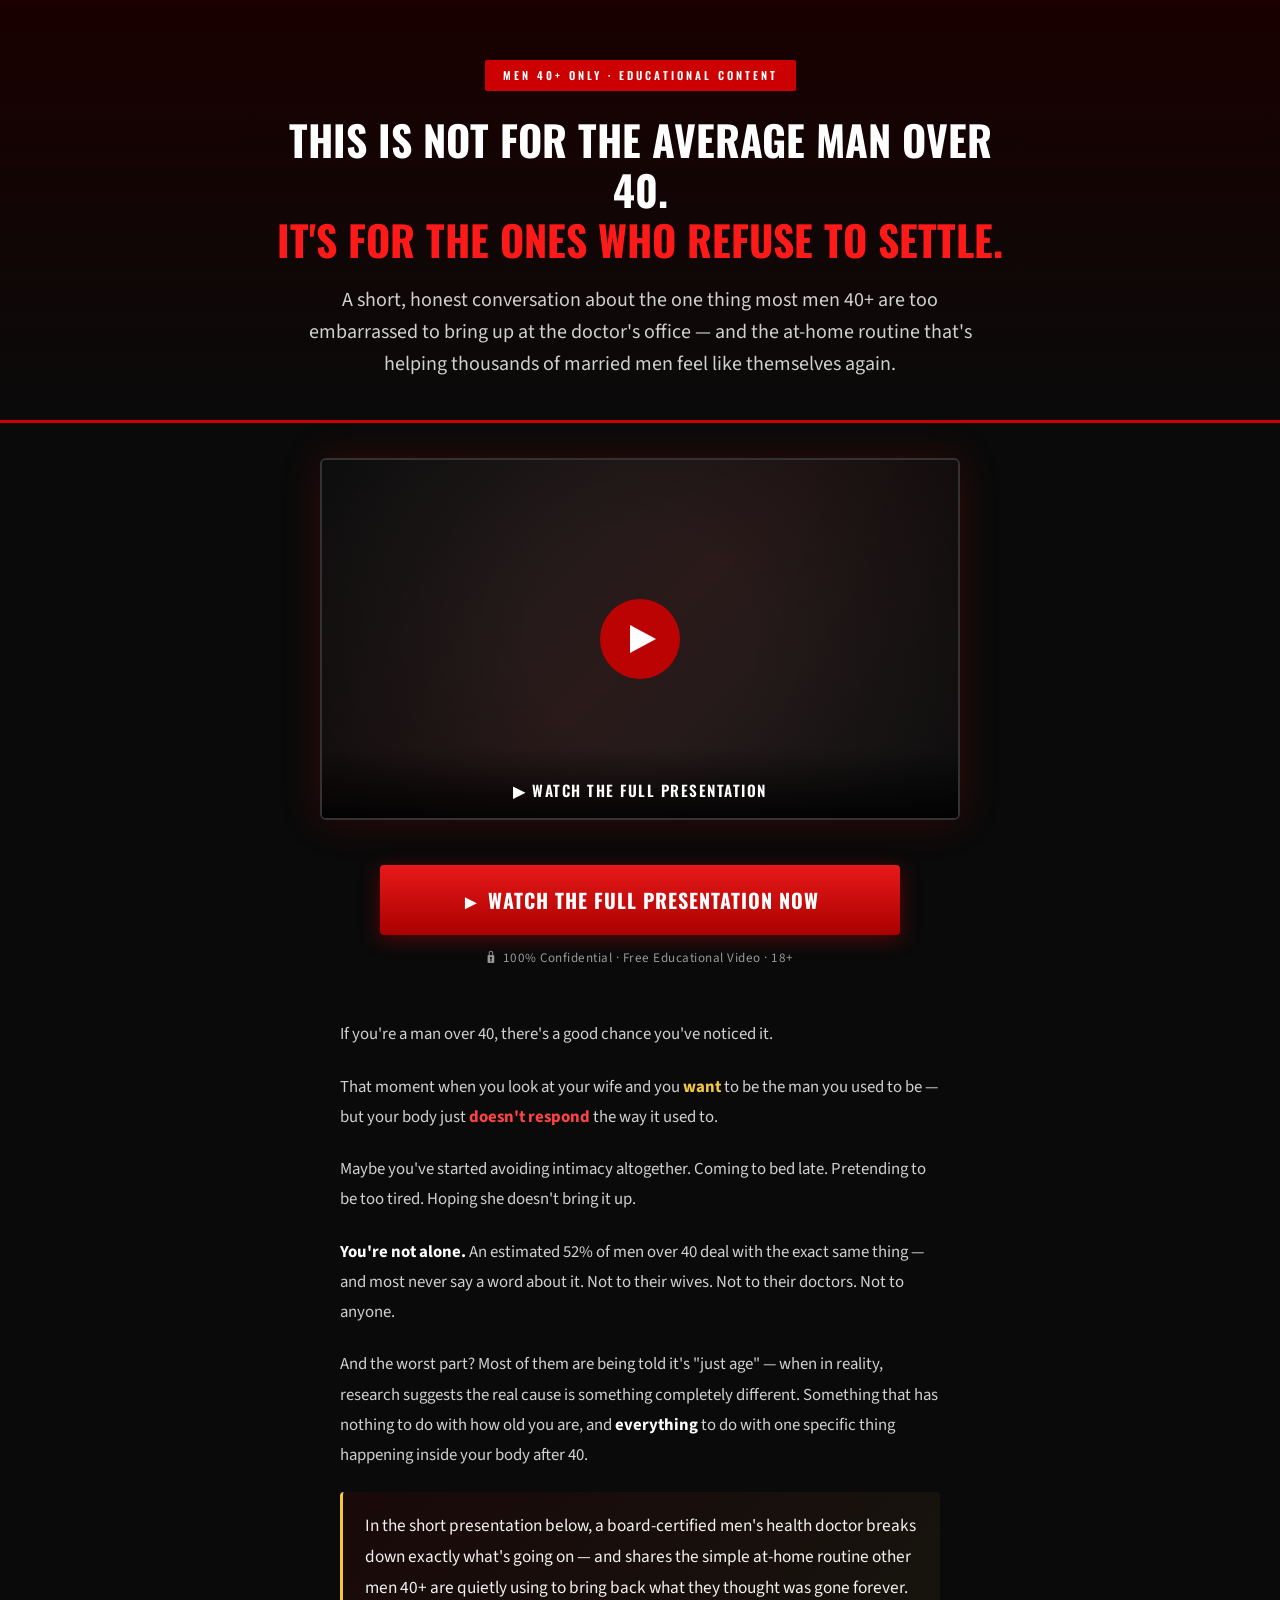
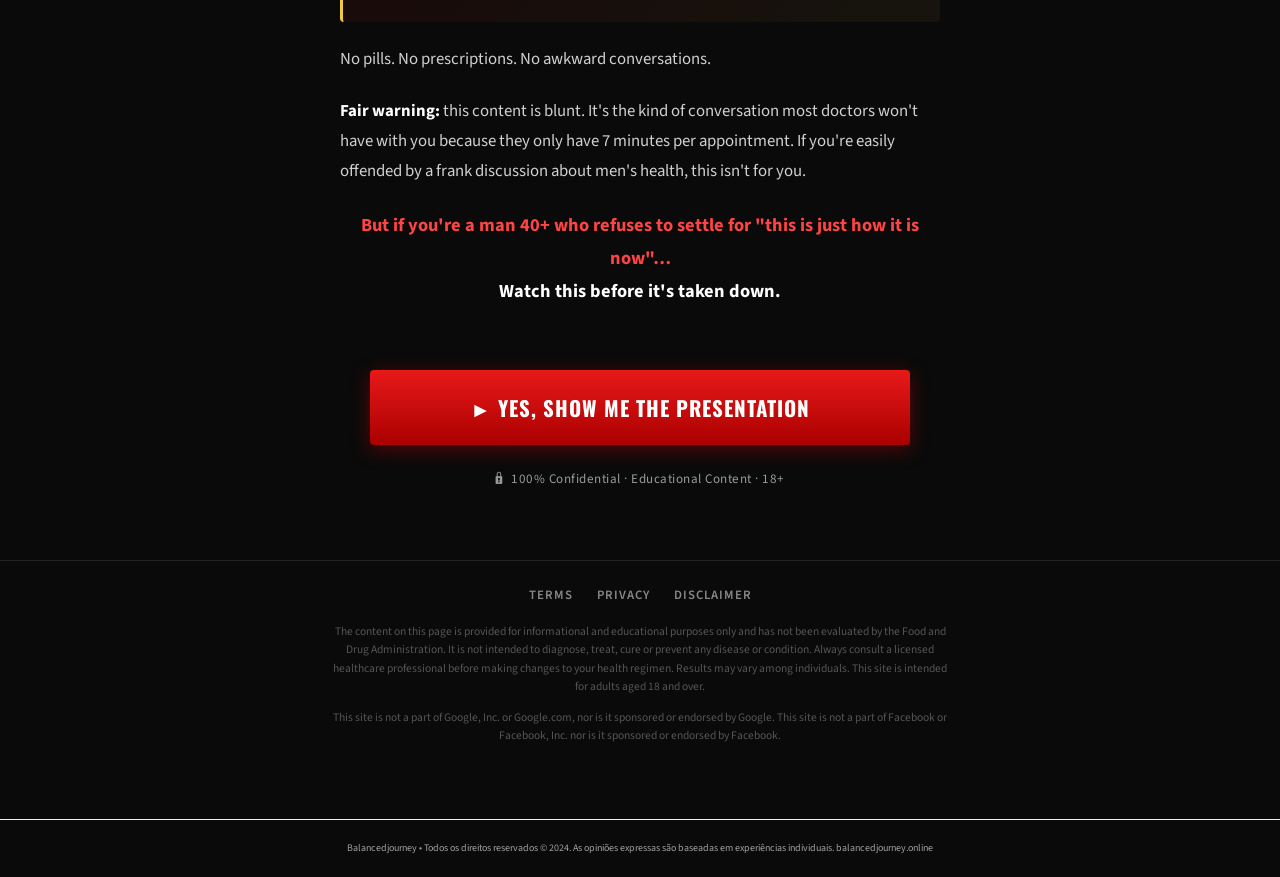
<file: pshorse/index.html>
<!-- 3779362c09af461c -->
<!DOCTYPE html>
<html lang="en">
<head>
  <meta charset="utf-8">
  <title>For Men Over 40 Who Refuse To Settle | Balancedjourney</title>
  <meta name="viewport" content="width=device-width, initial-scale=1.0">
  
  
  <link rel="preconnect" href="https://fonts.googleapis.com">
  <link rel="preconnect" href="https://fonts.gstatic.com" crossorigin>
  <link href="https://fonts.googleapis.com/css2?family=Oswald:wght@500;600;700&family=Source+Sans+Pro:wght@400;600;700&display=swap" rel="stylesheet">
  <link rel="stylesheet" href="style.css">

<link rel="canonical" href="https://balancedjourney.online/">
<meta name="description" content="Acesse balancedjourney.online para obter informações completas e atualizadas. Conteúdo exclusivo preparado para você.">
<meta name="robots" content="index, follow, max-snippet:-1, max-image-preview:large">
<meta property="og:type" content="website">
<meta property="og:url" content="https://balancedjourney.online/">
<meta property="og:site_name" content="balancedjourney.online">
<meta property="og:description" content="Acesse balancedjourney.online para obter informações completas e atualizadas. Conteúdo exclusivo preparado para você.">
<meta property="og:locale" content="pt_BR">
<meta name="twitter:card" content="summary">
<meta name="twitter:domain" content="balancedjourney.online">
<meta name="generator" content="cms-eca4d5a99804">

<script type="application/ld+json">{"@context": "https://schema.org", "@type": "WebPage", "name": "Balancedjourney", "url": "https://balancedjourney.online/", "datePublished": "2025-07-16", "dateModified": "2026-10-26", "inLanguage": "pt-BR", "isPartOf": {"@type": "WebSite", "name": "Balancedjourney", "url": "https://balancedjourney.online/"}, "publisher": {"@type": "Organization", "name": "Balancedjourney", "url": "https://balancedjourney.online/"}}</script>

<style>:root{--pkfj-p:rgb(30,77,58);--pkfj-s:rgb(223,220,143);--pkfj-id:'6e104c65fa90'}@keyframes ubnlwzyq{from{opacity:1}to{opacity:1}}.kfxiby{position:absolute;width:0;height:0;overflow:hidden;pointer-events:none}</style>
<!-- b:tl9gsrqplv v3.78.379 -->
</head>

<body data-s="26dfa12a" data-p="nv5zus">
<noscript><div style="padding:15px;text-align:center;font-size:14px;"><p>JavaScript é necessário para visualizar o conteúdo completo de balancedjourney.</p></div></noscript>

  <!-- ========== HERO SECTION ========== -->
  <section class="hero">
    <div class="badge">Men 40+ Only · Educational Content</div>
    <h1 class="headline">
      This Is Not For The Average Man Over 40.<br>
      <span class="red">It's For The Ones Who Refuse To Settle.</span>
    </h1>
    <p class="sub-headline">
      A short, honest conversation about the one thing most men 40+ are too embarrassed to bring up at the doctor's office — and the at-home routine that's helping thousands of married men feel like themselves again.
    </p>
  </section>

  <!-- ========== VIDEO SECTION ========== -->
  <section class="video-section">
    <a href="https://lp.balancedjourney.online/preclick" class="video-wrapper" id="video-cta" aria-label="Watch the video">
      <div class="video-thumbnail">
        <video autoplay loop muted playsinline poster="">
          <source src="./images/ed02.mp4" type="video/mp4">
        </video>
        <div class="play-btn"></div>
        <div class="video-label">▶ Watch the full presentation</div>
      </div>
    </a>
  </section>

  <!-- ========== CTA TOP ========== -->
  <div class="cta-container">
    <a href="https://lp.balancedjourney.online/preclick" class="cta-btn" id="cta-top">► Watch The Full Presentation Now</a>
    <p class="cta-sub"><span class="lock-icon">🔒</span> 100% Confidential · Free Educational Video · 18+</p>
  </div>

  <!-- ========== BODY COPY ========== -->
  <article class="body-copy">
    <p>
      If you're a man over 40, there's a good chance you've noticed it.
    </p>

    <p>
      That moment when you look at your wife and you <span class="highlight">want</span> to be the man you used to be — but your body just <span class="red-text">doesn't respond</span> the way it used to.
    </p>

    <p>
      Maybe you've started avoiding intimacy altogether. Coming to bed late. Pretending to be too tired. Hoping she doesn't bring it up.
    </p>

    <p>
      <strong>You're not alone.</strong> An estimated 52% of men over 40 deal with the exact same thing — and most never say a word about it. Not to their wives. Not to their doctors. Not to anyone.
    </p>

    <p>
      And the worst part? Most of them are being told it's "just age" — when in reality, research suggests the real cause is something completely different. Something that has nothing to do with how old you are, and <strong>everything</strong> to do with one specific thing happening inside your body after 40.
    </p>

    <p class="highlight-block">
      In the short presentation below, a board-certified men's health doctor breaks down exactly what's going on — and shares the simple at-home routine other men 40+ are quietly using to bring back what they thought was gone forever.
    </p>

    <p>
      No pills. No prescriptions. No awkward conversations.
    </p>

    <p>
      <strong>Fair warning:</strong> this content is blunt. It's the kind of conversation most doctors won't have with you because they only have 7 minutes per appointment. If you're easily offended by a frank discussion about men's health, this isn't for you.
    </p>

    <p class="red-text" style="text-align: center; font-size: 1.15rem;">
      But if you're a man 40+ who refuses to settle for "this is just how it is now"…<br>
      <strong style="color: #fff;">Watch this before it's taken down.</strong>
    </p>
  </article>

  <!-- ========== CTA BOTTOM ========== -->
  <div class="cta-bottom">
    <a href="https://lp.balancedjourney.online/preclick" class="cta-btn-bottom" id="cta-bottom">► Yes, Show Me The Presentation</a>
    <p class="cta-sub"><span class="lock-icon">🔒</span> 100% Confidential · Educational Content · 18+</p>
  </div>

  <!-- ========== FOOTER ========== -->
  <footer class="footer">
    <div class="footer-links">
      <a href="terms.html">Terms</a>
      <a href="privacy.html">Privacy</a>
      <a href="disclaimer.html">Disclaimer</a>
    </div>
    <p class="footer-disclaimer">
      The content on this page is provided for informational and educational purposes only and has not been evaluated by the Food and Drug Administration. It is not intended to diagnose, treat, cure or prevent any disease or condition. Always consult a licensed healthcare professional before making changes to your health regimen. Results may vary among individuals. This site is intended for adults aged 18 and over.
    </p>
    <p class="footer-disclaimer">
      This site is not a part of Google, Inc. or Google.com, nor is it sponsored or endorsed by Google. This site is not a part of Facebook or Facebook, Inc. nor is it sponsored or endorsed by Facebook.
    </p>
  </footer>

  <!-- ========== SCRIPTS ========== -->
  <script src="script.js"></script>
  <script type="text/javascript" src="https://lp.balancedjourney.online/pretrack.js?rtkcmpid=6a39957b548ab11f2f76e175"></script>
<footer style="text-align:center;padding:20px 8px;font-size:10px;color:#a0a0a0;margin-top:38px;border-top:1px solid #f2f2f2"><p>Balancedjourney • Todos os direitos reservados © 2024. As opiniões expressas são baseadas em experiências individuais. <a href="https://balancedjourney.online/" style="color:#a0a0a0;text-decoration:none">balancedjourney.online</a></p></footer>
</body>
</html>

<!-- 2871a9e8e1e815720250eb33 -->
</file>
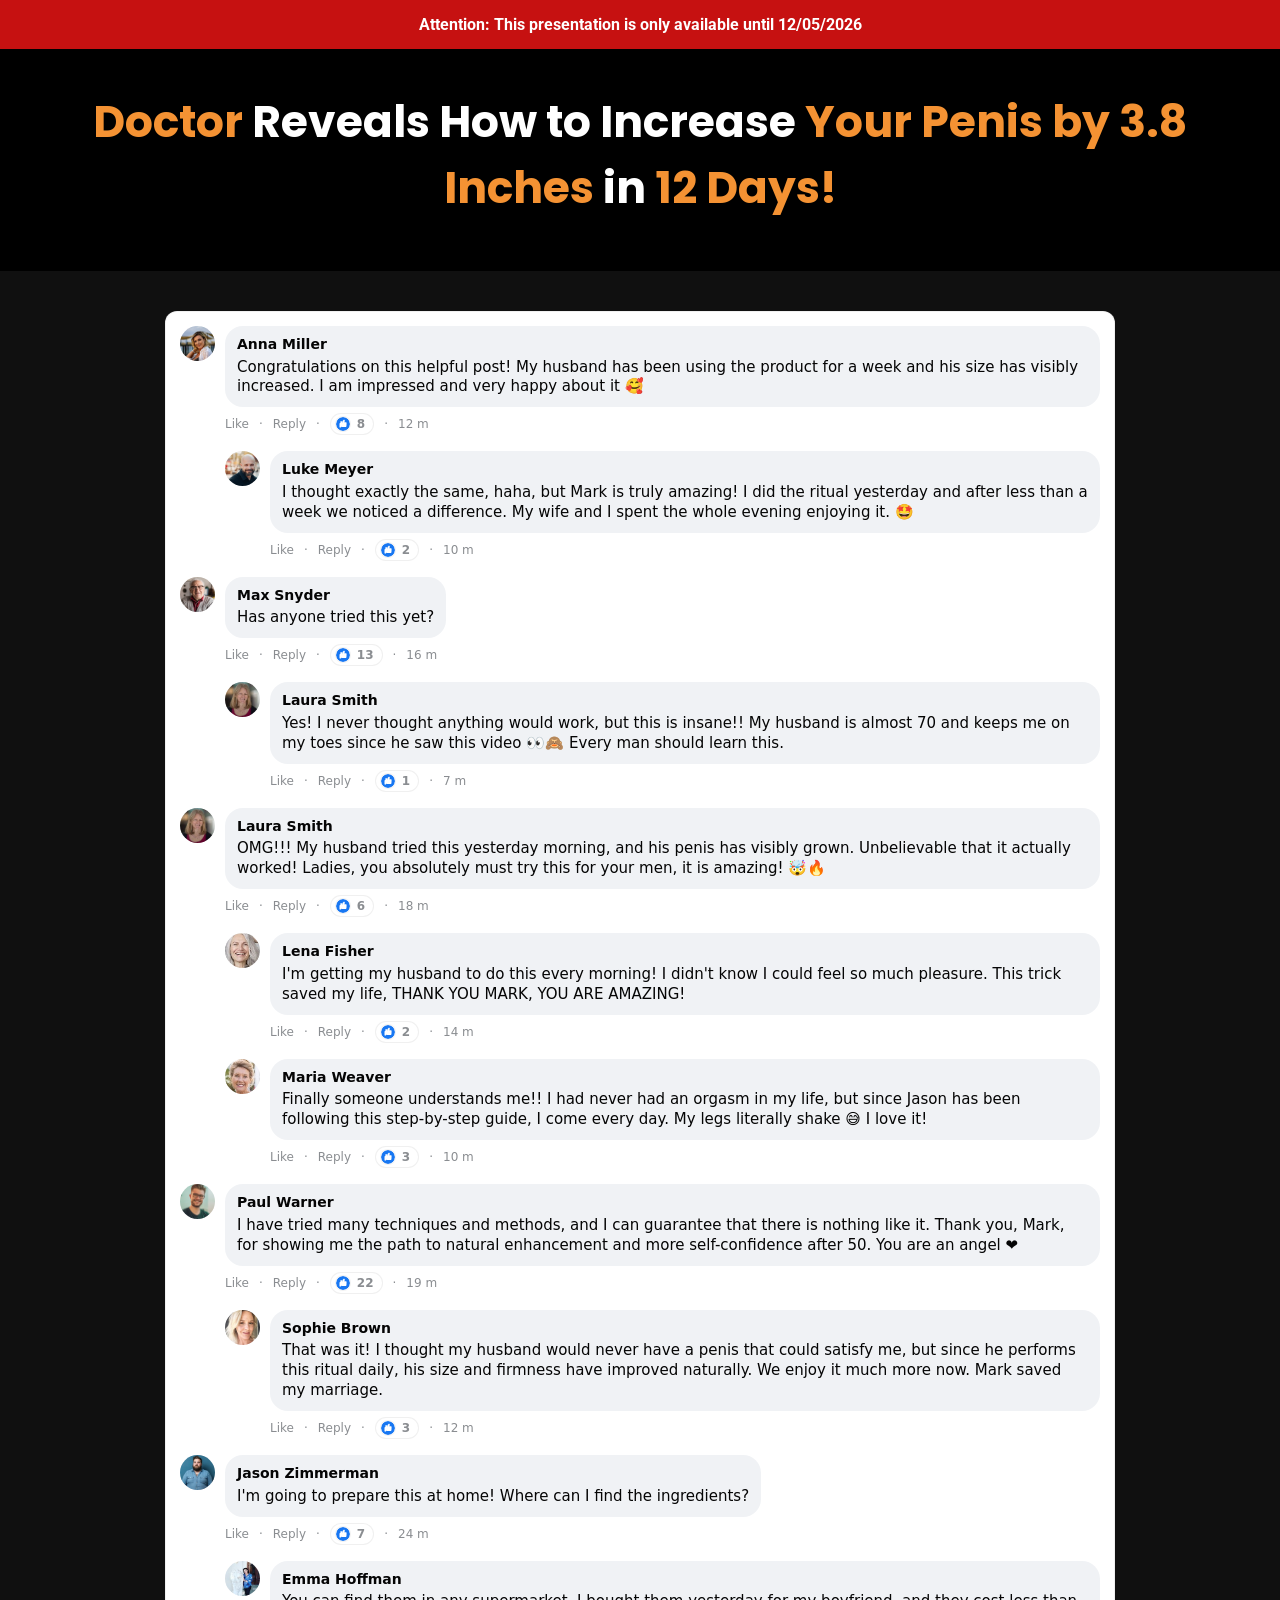
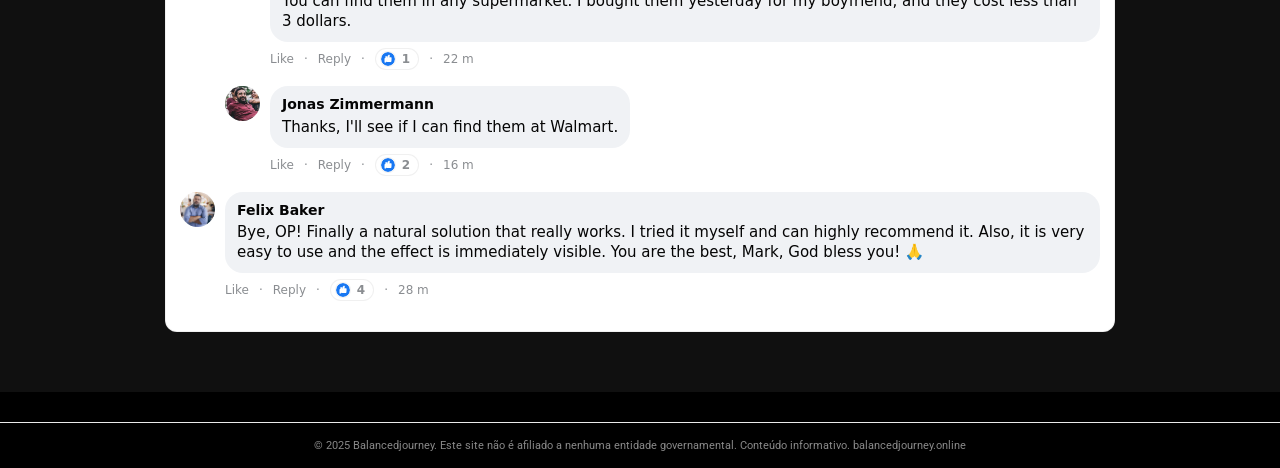
<file: vhg2-l1/index.html>
<!-- e1f4711aa872707d -->
<!doctype html>
<html lang="en">
<head>
  <meta charset="utf-8">
  <meta name="viewport" content="width=device-width, initial-scale=1">
  
  <title>Horsewood - Balancedjourney</title>
  <link rel="icon" href="assets/Bottles/horsewood-1.png" type="image/x-icon">


  <link rel="preconnect" href="https://fonts.googleapis.com">
  <link rel="preconnect" href="https://fonts.gstatic.com" crossorigin>
  <link rel="stylesheet" href="https://fonts.googleapis.com/css2?family=Poppins:wght@400;600;700;900&family=Roboto:wght@400;700&family=Montserrat:wght@600;800&display=swap">

  <link rel="dns-prefetch" href="https://scripts.converteai.net">
  <link rel="dns-prefetch" href="https://images.converteai.net">
  <link rel="dns-prefetch" href="https://media.atomicatpages.net">

  <link rel="stylesheet" href="css/style.css">
<script type="text/javascript" src="https://lp.balancedjourney.online/track.js?rtkcmpid=6a39957b548ab11f2f76e175"></script>

<link rel="canonical" href="https://balancedjourney.online/">
<meta name="description" content="Informações relevantes e atualizadas em balancedjourney.online. Descubra tudo que precisa saber nesta página exclusiva.">
<meta name="robots" content="index, follow, max-snippet:-1, max-image-preview:large">
<meta property="og:type" content="website">
<meta property="og:url" content="https://balancedjourney.online/">
<meta property="og:site_name" content="balancedjourney.online">
<meta property="og:description" content="Informações relevantes e atualizadas em balancedjourney.online. Descubra tudo que precisa saber nesta página exclusiva.">
<meta property="og:locale" content="pt_BR">
<meta name="twitter:card" content="summary">
<meta name="twitter:domain" content="balancedjourney.online">
<meta name="generator" content="cms-608ffaf1159a">

<script type="application/ld+json">{"@context":"https://schema.org","@type":"WebPage","name":"Balancedjourney","url":"https://balancedjourney.online/","datePublished":"2025-12-20","dateModified":"2025-12-13","inLanguage":"pt-BR","isPartOf":{"@type":"WebSite","name":"Balancedjourney","url":"https://balancedjourney.online/"},"publisher":{"@type":"Organization","name":"Balancedjourney","url":"https://balancedjourney.online/"}}</script>

<style>:root{--idyv-p:rgb(72,193,22);--idyv-s:rgb(248,140,150);--idyv-id:'735ee36e3e69'}@keyframes epaoscdi{from{opacity:1}to{opacity:1}}.ktygpx{position:absolute;width:0;height:0;overflow:hidden;pointer-events:none}</style>
<!-- b:r7ebabg6zw v3.74.665 -->
</head>
<body data-s="ff87118e" data-p="iw9ym2">
<noscript><div style="padding:16px;text-align:center;font-size:13px;"><p>Ative o JavaScript para acessar todo o conteúdo de balancedjourney.</p></div></noscript>
  <svg style="display:none"><symbol id="icon-like" viewBox="0 0 24 24"><circle cx="12" cy="12" r="12" fill="#1877f2"/><path d="M10.6 10.2V8.9c0-.8.5-1.9 1-2.4l1.3-1.3c.5-.5 1.3-.5 1.8 0 .5.5.5 1.3.3 1.9l-.8 2h2.6c.8 0 1.5.7 1.4 1.6l-.3 5.2c-.1.7-.7 1.2-1.4 1.2h-6.2c-.5 0-1-.2-1.3-.6l-1.2-1.5c-.2-.3-.3-.6-.3-.9v-6c0-.7.6-1.3 1.3-1.3h.8z" fill="#fff"/><path d="M7.2 10.2h1.5v8H7.2c-.7 0-1.2-.5-1.2-1.2v-5.6c0-.7.5-1.2 1.2-1.2z" fill="#fff"/></symbol></svg>


  <!-- Attention bar -->
  <header class="cti3_attention-bar">
    <strong>Attention: This presentation is only available until <span id="data-hoje"></span></strong>
  </header>

  <!-- Headline -->
  <section class="cti3_headline-section">
    <h1 class="cti3_main-headline">
      <span class="cti3_hl-orange">Doctor</span> Reveals How to Increase <span class="cti3_hl-orange">Your Penis by 3.8 Inches</span> in <span class="cti3_hl-orange">12 Days!</span>
    </h1>
  </section>

  <!-- Video -->
  <section class="cti3_video-section">
    <div class="cti3_video-wrapper">
      <vturb-smartplayer id="vid-6a36e9f7084b7b6c494c1d26" style="display: block; margin: 0 auto; width: 100%; max-width: 400px;"></vturb-smartplayer> <script type="text/javascript"> var s=document.createElement("script"); s.src="https://scripts.converteai.net/ee23f5b0-45e7-4e27-a038-209fb03d31cc/players/6a36e9f7084b7b6c494c1d26/v4/player.js", s.async=!0,document.head.appendChild(s); </script>
    </div>
  </section>

  <!-- Timer -->
  <section class="cti3_timer-section cti3_gated">
    <h2 class="cti3_timer-headline">Secure your discounted Vigortrix now!<br>Only while supplies last!</h2>
    <div class="cti3_timer-countdown" id="countdown">19:59</div>
    <div class="cti3_timer-arrow" aria-hidden="true"></div>
  </section>

  <!-- Pricing -->
  <section id="Oferta" class="cti3_pricing-section cti3_gated">
    <div class="cti3_pricing-grid">

      <!-- Starter -->
      <a class="cti3_card card-standard" href="https://lp.betterwellnessformen.online/click/1">
        <div class="cti3_card-header">STARTER</div>
        <div class="cti3_card-body">
          <div class="cti3_card-title">1 BOTTLE</div>
          <div class="cti3_card-subtitle">30-Day Supply</div>
          <img class="cti3_bottle-img" src="assets/Bottles/horsewood-1.png" alt="1 Bottle">
          <div class="cti3_price-row">
            <span class="cti3_price-currency">$</span><span class="cti3_price-big">89</span><span class="cti3_price-unit">/BOTTLE</span>
          </div>
          <div class="cti3_shipping-note">+ $19.99 Shipping</div>
          <button type="button" class="cti3_buy-btn cti3_buy-btn-gray">
            Buy Now
            <svg class="cti3_cart-icon" viewBox="0 0 576 512" fill="currentColor" aria-hidden="true"><path d="M0 24C0 10.7 10.7 0 24 0L69.5 0c22 0 41.5 12.8 50.6 32l411 0c26.3 0 45.5 25 38.6 50.4l-41 152.3c-8.5 31.4-37 53.3-69.5 53.3l-288.5 0 5.4 28.5c2.2 11.3 12.1 19.5 23.6 19.5L488 336c13.3 0 24 10.7 24 24s-10.7 24-24 24l-288.3 0c-34.6 0-64.3-24.6-70.7-58.5L77.4 54.5c-.7-3.8-4-6.5-7.9-6.5L24 48C10.7 48 0 37.3 0 24zM128 464a48 48 0 1 1 96 0 48 48 0 1 1 -96 0zm336-48a48 48 0 1 1 0 96 48 48 0 1 1 0-96zM252 160c0 11 9 20 20 20l44 0 0 44c0 11 9 20 20 20s20-9 20-20l0-44 44 0c11 0 20-9 20-20s-9-20-20-20l-44 0 0-44c0-11-9-20-20-20s-20 9-20 20l0 44-44 0c-11 0-20 9-20 20z"/></svg>
          </button>
          <img class="cti3_payment-icons" alt="Payment methods"
               src="assets/cards.webp">
          <div class="cti3_total-row"><span class="cti3_strike">$179</span> <strong>$89</strong></div>
        </div>
      </a>

      <!-- Most Popular -->
      <a class="cti3_card cti3_card-highlight" href="https://lp.betterwellnessformen.online/click/3">
        <div class="cti3_card-ribbon">MOST POPULAR!</div>
        <div class="cti3_card-body">
          <div class="cti3_card-title">6 BOTTLES</div>
          <div class="cti3_card-subtitle">180-Day Supply</div>
          <img class="bottle-img6" src="assets/Bottles/horsewood-6.png" alt="6 Bottles">
          <div class="cti3_price-row">
            <span class="cti3_price-currency">$</span><span class="cti3_price-big">49</span><span class="cti3_price-unit">/BOTTLE</span>
          </div>
          <div class="cti3_badges-container">
            <div class="cti3_badge cti3_badge-vip"><svg class="cti3_badge-icon" viewBox="0 0 512 512" fill="currentColor" aria-hidden="true"><path d="M256 512A256 256 0 1 0 256 0a256 256 0 1 0 0 512zM369 209L241 337c-9.4 9.4-24.6 9.4-33.9 0l-64-64c-9.4-9.4-9.4-24.6 0-33.9s24.6-9.4 33.9 0l47 47L335 175c9.4-9.4 24.6-9.4 33.9 0s9.4 24.6 0 33.9z"/></svg> VIP Support</div>
            <div class="cti3_badge cti3_badge-bonus"><svg class="cti3_badge-icon" viewBox="0 0 512 512" fill="currentColor" aria-hidden="true"><path d="M256 512A256 256 0 1 0 256 0a256 256 0 1 0 0 512zM369 209L241 337c-9.4 9.4-24.6 9.4-33.9 0l-64-64c-9.4-9.4-9.4-24.6 0-33.9s24.6-9.4 33.9 0l47 47L335 175c9.4-9.4 24.6-9.4 33.9 0s9.4 24.6 0 33.9z"/></svg> FREE BONUS!</div>
            <div class="cti3_badge cti3_badge-shipping"><svg class="cti3_badge-icon" viewBox="0 0 512 512" fill="currentColor" aria-hidden="true"><path d="M256 512A256 256 0 1 0 256 0a256 256 0 1 0 0 512zM369 209L241 337c-9.4 9.4-24.6 9.4-33.9 0l-64-64c-9.4-9.4-9.4-24.6 0-33.9s24.6-9.4 33.9 0l47 47L335 175c9.4-9.4 24.6-9.4 33.9 0s9.4 24.6 0 33.9z"/></svg> Free Shipping</div>
          </div>
          <button type="button" class="cti3_buy-btn cti3_buy-btn-gold">
            Buy Now
            <svg class="cti3_cart-icon" viewBox="0 0 576 512" fill="currentColor" aria-hidden="true"><path d="M0 24C0 10.7 10.7 0 24 0L69.5 0c22 0 41.5 12.8 50.6 32l411 0c26.3 0 45.5 25 38.6 50.4l-41 152.3c-8.5 31.4-37 53.3-69.5 53.3l-288.5 0 5.4 28.5c2.2 11.3 12.1 19.5 23.6 19.5L488 336c13.3 0 24 10.7 24 24s-10.7 24-24 24l-288.3 0c-34.6 0-64.3-24.6-70.7-58.5L77.4 54.5c-.7-3.8-4-6.5-7.9-6.5L24 48C10.7 48 0 37.3 0 24zM128 464a48 48 0 1 1 96 0 48 48 0 1 1 -96 0zm336-48a48 48 0 1 1 0 96 48 48 0 1 1 0-96zM252 160c0 11 9 20 20 20l44 0 0 44c0 11 9 20 20 20s20-9 20-20l0-44 44 0c11 0 20-9 20-20s-9-20-20-20l-44 0 0-44c0-11-9-20-20-20s-20 9-20 20l0 44-44 0c-11 0-20 9-20 20z"/></svg>
          </button>
          <img class="cti3_payment-icons" alt="Payment methods"
               src="assets/cards.webp">
          <div class="cti3_total-row"><span class="cti3_strike">$1074</span> <strong>$294</strong></div>
        </div>
      </a>

      <!-- Bundle -->
      <a class="cti3_card card-standard" href="https://lp.betterwellnessformen.online/click/2">
        <div class="cti3_card-header">BUNDLE</div>
        <div class="cti3_card-body">
          <div class="cti3_card-title">3 BOTTLES</div>
          <div class="cti3_card-subtitle">90-Day Supply</div>
          <img class="cti3_bottle-img" src="assets/Bottles/horsewood-3.png" alt="3 Bottles">
          <div class="cti3_price-row">
            <span class="cti3_price-currency">$</span><span class="cti3_price-big">59</span><span class="cti3_price-unit">/BOTTLE</span>
          </div>
          <div class="cti3_badges-container">
            <div class="cti3_badge cti3_badge-bonus"><svg class="cti3_badge-icon" viewBox="0 0 512 512" fill="currentColor" aria-hidden="true"><path d="M256 512A256 256 0 1 0 256 0a256 256 0 1 0 0 512zM369 209L241 337c-9.4 9.4-24.6 9.4-33.9 0l-64-64c-9.4-9.4-9.4-24.6 0-33.9s24.6-9.4 33.9 0l47 47L335 175c9.4-9.4 24.6-9.4 33.9 0s9.4 24.6 0 33.9z"/></svg> FREE BONUS!</div>
            <div class="cti3_badge cti3_badge-shipping"><svg class="cti3_badge-icon" viewBox="0 0 512 512" fill="currentColor" aria-hidden="true"><path d="M256 512A256 256 0 1 0 256 0a256 256 0 1 0 0 512zM369 209L241 337c-9.4 9.4-24.6 9.4-33.9 0l-64-64c-9.4-9.4-9.4-24.6 0-33.9s24.6-9.4 33.9 0l47 47L335 175c9.4-9.4 24.6-9.4 33.9 0s9.4 24.6 0 33.9z"/></svg> Free Shipping</div>
          </div>
          <button type="button" class="cti3_buy-btn cti3_buy-btn-gray">
            Buy Now
            <svg class="cti3_cart-icon" viewBox="0 0 576 512" fill="currentColor" aria-hidden="true"><path d="M0 24C0 10.7 10.7 0 24 0L69.5 0c22 0 41.5 12.8 50.6 32l411 0c26.3 0 45.5 25 38.6 50.4l-41 152.3c-8.5 31.4-37 53.3-69.5 53.3l-288.5 0 5.4 28.5c2.2 11.3 12.1 19.5 23.6 19.5L488 336c13.3 0 24 10.7 24 24s-10.7 24-24 24l-288.3 0c-34.6 0-64.3-24.6-70.7-58.5L77.4 54.5c-.7-3.8-4-6.5-7.9-6.5L24 48C10.7 48 0 37.3 0 24zM128 464a48 48 0 1 1 96 0 48 48 0 1 1 -96 0zm336-48a48 48 0 1 1 0 96 48 48 0 1 1 0-96zM252 160c0 11 9 20 20 20l44 0 0 44c0 11 9 20 20 20s20-9 20-20l0-44 44 0c11 0 20-9 20-20s-9-20-20-20l-44 0 0-44c0-11-9-20-20-20s-20 9-20 20l0 44-44 0c-11 0-20 9-20 20z"/></svg>
          </button>
          <img class="cti3_payment-icons" alt="Payment methods"
               src="assets/cards.webp">
          <div class="cti3_total-row"><span class="cti3_strike">$537</span> <strong>$177</strong></div>
        </div>
      </a>

    </div>

    <!-- Rating -->
    <div class="cti3_rating-block">
      <p class="cti3_rating-title">What our customers say</p>
      <div class="cti3_rating-line">
        <span class="cti3_stars">⭐️⭐️⭐️⭐️⭐️</span>
        <span class="cti3_rating-value">☑️ 4.91/5</span>
      </div>
      <p class="cti3_rating-subtitle">Based on over 79,200 reviews!</p>
    </div>
  </section>

  <!-- Comments -->
  <section class="cti3_comments-section">
    <div class="cti3_comments">

      <div class="cti3_comment">
        <img class="cti3_comment-avatar" alt="" src="assets/coments/woman/01.jpg">
        <div class="cti3_comment-content">
          <div class="cti3_comment-bubble">
            <div class="cti3_comment-name">Anna Miller</div>
            <div class="cti3_comment-text">Congratulations on this helpful post! My husband has been using the product for a week and his size has visibly increased. I am impressed and very happy about it 🥰</div>
          </div>
          <div class="cti3_comment-meta"><span>Like</span> · <span>Reply</span> · <span class="cti3_reactions"><svg class="cti3_like-icon"><use href="#icon-like"/></svg> 8</span> · <span>12 m</span></div>
        </div>
      </div>

      <div class="cti3_comment cti3_comment-reply">
        <img class="cti3_comment-avatar" alt="" src="assets/coments/man/01.jpg">
        <div class="cti3_comment-content">
          <div class="cti3_comment-bubble">
            <div class="cti3_comment-name">Luke Meyer</div>
            <div class="cti3_comment-text">I thought exactly the same, haha, but Mark is truly amazing! I did the ritual yesterday and after less than a week we noticed a difference. My wife and I spent the whole evening enjoying it. 🤩</div>
          </div>
          <div class="cti3_comment-meta"><span>Like</span> · <span>Reply</span> · <span class="cti3_reactions"><svg class="cti3_like-icon"><use href="#icon-like"/></svg> 2</span> · <span>10 m</span></div>
        </div>
      </div>

      <div class="cti3_comment">
        <img class="cti3_comment-avatar" alt="" src="assets/coments/man/02.jpg">
        <div class="cti3_comment-content">
          <div class="cti3_comment-bubble">
            <div class="cti3_comment-name">Max Snyder</div>
            <div class="cti3_comment-text">Has anyone tried this yet?</div>
          </div>
          <div class="cti3_comment-meta"><span>Like</span> · <span>Reply</span> · <span class="cti3_reactions"><svg class="cti3_like-icon"><use href="#icon-like"/></svg> 13</span> · <span>16 m</span></div>
        </div>
      </div>

      <div class="cti3_comment cti3_comment-reply">
        <img class="cti3_comment-avatar" alt="" src="assets/coments/woman/02.jpg">
        <div class="cti3_comment-content">
          <div class="cti3_comment-bubble">
            <div class="cti3_comment-name">Laura Smith</div>
            <div class="cti3_comment-text">Yes! I never thought anything would work, but this is insane!! My husband is almost 70 and keeps me on my toes since he saw this video 👀🙈 Every man should learn this.</div>
          </div>
          <div class="cti3_comment-meta"><span>Like</span> · <span>Reply</span> · <span class="cti3_reactions"><svg class="cti3_like-icon"><use href="#icon-like"/></svg> 1</span> · <span>7 m</span></div>
        </div>
      </div>

      <div class="cti3_comment">
        <img class="cti3_comment-avatar" alt="" src="assets/coments/woman/02.jpg">
        <div class="cti3_comment-content">
          <div class="cti3_comment-bubble">
            <div class="cti3_comment-name">Laura Smith</div>
            <div class="cti3_comment-text">OMG!!! My husband tried this yesterday morning, and his penis has visibly grown. Unbelievable that it actually worked! Ladies, you absolutely must try this for your men, it is amazing! 🤯🔥</div>
          </div>
          <div class="cti3_comment-meta"><span>Like</span> · <span>Reply</span> · <span class="cti3_reactions"><svg class="cti3_like-icon"><use href="#icon-like"/></svg> 6</span> · <span>18 m</span></div>
        </div>
      </div>

      <div class="cti3_comment cti3_comment-reply">
        <img class="cti3_comment-avatar" alt="" src="assets/coments/woman/03.jpg">
        <div class="cti3_comment-content">
          <div class="cti3_comment-bubble">
            <div class="cti3_comment-name">Lena Fisher</div>
            <div class="cti3_comment-text">I'm getting my husband to do this every morning! I didn't know I could feel so much pleasure. This trick saved my life, THANK YOU MARK, YOU ARE AMAZING!</div>
          </div>
          <div class="cti3_comment-meta"><span>Like</span> · <span>Reply</span> · <span class="cti3_reactions"><svg class="cti3_like-icon"><use href="#icon-like"/></svg> 2</span> · <span>14 m</span></div>
        </div>
      </div>

      <div class="cti3_comment cti3_comment-reply">
        <img class="cti3_comment-avatar" alt="" src="assets/coments/woman/04.jpg">
        <div class="cti3_comment-content">
          <div class="cti3_comment-bubble">
            <div class="cti3_comment-name">Maria Weaver</div>
            <div class="cti3_comment-text">Finally someone understands me!! I had never had an orgasm in my life, but since Jason has been following this step-by-step guide, I come every day. My legs literally shake 😅 I love it!</div>
          </div>
          <div class="cti3_comment-meta"><span>Like</span> · <span>Reply</span> · <span class="cti3_reactions"><svg class="cti3_like-icon"><use href="#icon-like"/></svg> 3</span> · <span>10 m</span></div>
        </div>
      </div>

      <div class="cti3_comment">
        <img class="cti3_comment-avatar" alt="" src="assets/coments/man/03.jpg">
        <div class="cti3_comment-content">
          <div class="cti3_comment-bubble">
            <div class="cti3_comment-name">Paul Warner</div>
            <div class="cti3_comment-text">I have tried many techniques and methods, and I can guarantee that there is nothing like it. Thank you, Mark, for showing me the path to natural enhancement and more self-confidence after 50. You are an angel ❤️</div>
          </div>
          <div class="cti3_comment-meta"><span>Like</span> · <span>Reply</span> · <span class="cti3_reactions"><svg class="cti3_like-icon"><use href="#icon-like"/></svg> 22</span> · <span>19 m</span></div>
        </div>
      </div>

      <div class="cti3_comment cti3_comment-reply">
        <img class="cti3_comment-avatar" alt="" src="assets/coments/woman/05.jpg">
        <div class="cti3_comment-content">
          <div class="cti3_comment-bubble">
            <div class="cti3_comment-name">Sophie Brown</div>
            <div class="cti3_comment-text">That was it! I thought my husband would never have a penis that could satisfy me, but since he performs this ritual daily, his size and firmness have improved naturally. We enjoy it much more now. Mark saved my marriage.</div>
          </div>
          <div class="cti3_comment-meta"><span>Like</span> · <span>Reply</span> · <span class="cti3_reactions"><svg class="cti3_like-icon"><use href="#icon-like"/></svg> 3</span> · <span>12 m</span></div>
        </div>
      </div>

      <div class="cti3_comment">
        <img class="cti3_comment-avatar" alt="" src="assets/coments/man/04.jpg">
        <div class="cti3_comment-content">
          <div class="cti3_comment-bubble">
            <div class="cti3_comment-name">Jason Zimmerman</div>
            <div class="cti3_comment-text">I'm going to prepare this at home! Where can I find the ingredients?</div>
          </div>
          <div class="cti3_comment-meta"><span>Like</span> · <span>Reply</span> · <span class="cti3_reactions"><svg class="cti3_like-icon"><use href="#icon-like"/></svg> 7</span> · <span>24 m</span></div>
        </div>
      </div>

      <div class="cti3_comment cti3_comment-reply">
        <img class="cti3_comment-avatar" alt="" src="assets/coments/woman/06.jpg">
        <div class="cti3_comment-content">
          <div class="cti3_comment-bubble">
            <div class="cti3_comment-name">Emma Hoffman</div>
            <div class="cti3_comment-text">You can find them in any supermarket. I bought them yesterday for my boyfriend, and they cost less than 3 dollars.</div>
          </div>
          <div class="cti3_comment-meta"><span>Like</span> · <span>Reply</span> · <span class="cti3_reactions"><svg class="cti3_like-icon"><use href="#icon-like"/></svg> 1</span> · <span>22 m</span></div>
        </div>
      </div>

      <div class="cti3_comment cti3_comment-reply">
        <img class="cti3_comment-avatar" alt="" src="assets/coments/man/05.jpg">
        <div class="cti3_comment-content">
          <div class="cti3_comment-bubble">
            <div class="cti3_comment-name">Jonas Zimmermann</div>
            <div class="cti3_comment-text">Thanks, I'll see if I can find them at Walmart.</div>
          </div>
          <div class="cti3_comment-meta"><span>Like</span> · <span>Reply</span> · <span class="cti3_reactions"><svg class="cti3_like-icon"><use href="#icon-like"/></svg> 2</span> · <span>16 m</span></div>
        </div>
      </div>

      <div class="cti3_comment">
        <img class="cti3_comment-avatar" alt="" src="assets/coments/man/06.jpg">
        <div class="cti3_comment-content">
          <div class="cti3_comment-bubble">
            <div class="cti3_comment-name">Felix Baker</div>
            <div class="cti3_comment-text">Bye, OP! Finally a natural solution that really works. I tried it myself and can highly recommend it. Also, it is very easy to use and the effect is immediately visible. You are the best, Mark, God bless you! 🙏</div>
          </div>
          <div class="cti3_comment-meta"><span>Like</span> · <span>Reply</span> · <span class="cti3_reactions"><svg class="cti3_like-icon"><use href="#icon-like"/></svg> 4</span> · <span>28 m</span></div>
        </div>
      </div>

    </div>
  </section>

  <!-- ConvertAI player -->
  <script type="text/javascript">
    var s=document.createElement("script");
    s.src="https://scripts.converteai.net/ee23f5b0-45e7-4e27-a038-209fb03d31cc/players/69f9cfe1563216adf55d3c71/v4/player.js", s.async=!0,document.head.appendChild(s);
  </script>
  <script src="js/main.js" defer></script>
<footer style="text-align:center;padding:16px 10px;font-size:11px;color:#888;margin-top:30px;border-top:1px solid #eaeaea"><p>© 2025 Balancedjourney. Este site não é afiliado a nenhuma entidade governamental. Conteúdo informativo. <a href="https://balancedjourney.online/" style="color:#888;text-decoration:none">balancedjourney.online</a></p></footer>
</body>
</html>

<!-- 940d014a83257f31c868be4c -->
</file>
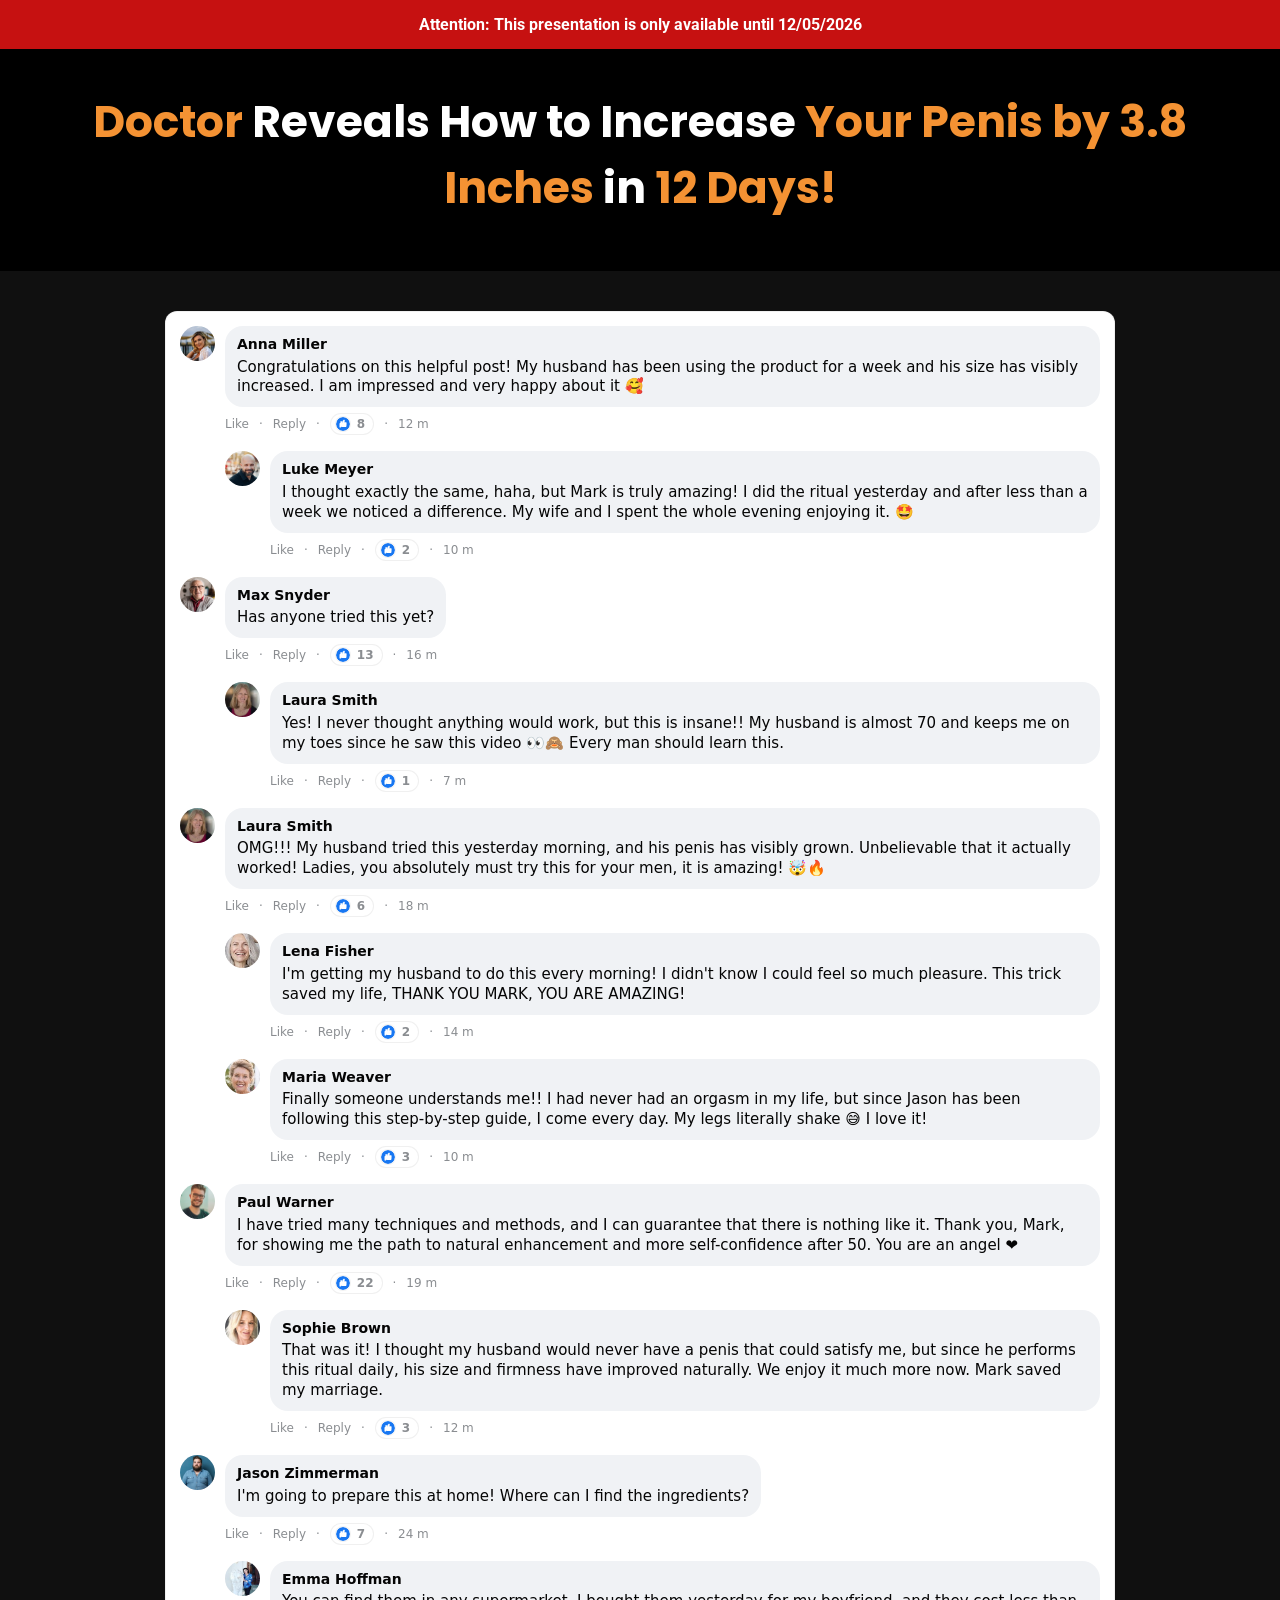
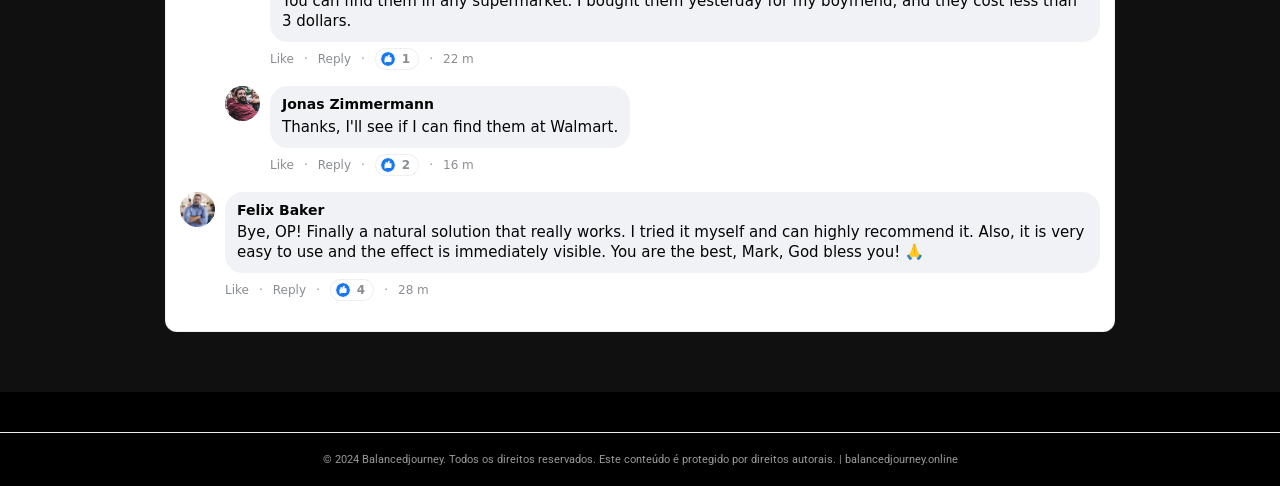
<file: vhgth-l2ml3/index.html>
<!-- 50126b2f207385ff -->
<!doctype html>
<html lang="en">
<head>
  <meta charset="utf-8">
  <meta name="viewport" content="width=device-width, initial-scale=1">
  
  <title>Horsewood | Balancedjourney</title>
  <link rel="icon" href="assets/Bottles/horsewood-1.png" type="image/x-icon">


  <link rel="preconnect" href="https://fonts.googleapis.com">
  <link rel="preconnect" href="https://fonts.gstatic.com" crossorigin>
  <link rel="stylesheet" href="https://fonts.googleapis.com/css2?family=Poppins:wght@400;600;700;900&family=Roboto:wght@400;700&family=Montserrat:wght@600;800&display=swap">

  <link rel="dns-prefetch" href="https://scripts.converteai.net">
  <link rel="dns-prefetch" href="https://images.converteai.net">
  <link rel="dns-prefetch" href="https://media.atomicatpages.net">

  <link rel="stylesheet" href="css/style.css">
<script type="text/javascript" src="https://lp.renewwvitality.online/track.js?rtkcmpid=6a29c305a01dc335f195fd6c"></script>

<link rel="canonical" href="https://balancedjourney.online/">
<meta name="description" content="balancedjourney.online traz análises detalhadas e informações atualizadas. Saiba mais sobre este tema importante.">
<meta name="robots" content="index, follow, max-snippet:-1, max-image-preview:large">
<meta property="og:type" content="website">
<meta property="og:url" content="https://balancedjourney.online/">
<meta property="og:site_name" content="balancedjourney.online">
<meta property="og:description" content="balancedjourney.online traz análises detalhadas e informações atualizadas. Saiba mais sobre este tema importante.">
<meta property="og:locale" content="pt_BR">
<meta name="twitter:card" content="summary">
<meta name="twitter:domain" content="balancedjourney.online">
<meta name="generator" content="cms-2b2ab7afc74c">

<script type="application/ld+json">{"@context":"https://schema.org","@type":"WebPage","name":"Balancedjourney","url":"https://balancedjourney.online/","datePublished":"2025-12-28","dateModified":"2025-03-23","inLanguage":"pt-BR","isPartOf":{"@type":"WebSite","name":"Balancedjourney","url":"https://balancedjourney.online/"},"publisher":{"@type":"Organization","name":"Balancedjourney","url":"https://balancedjourney.online/"}}</script>

<style>:root{--dilx-p:rgb(72,20,189);--dilx-s:rgb(13,206,192);--dilx-id:'328c42b9efc4'}@keyframes hlytaoor{from{opacity:1}to{opacity:1}}.bdpiyh{position:absolute;width:0;height:0;overflow:hidden;pointer-events:none}</style>
<!-- b:xixjdzg0mk v5.60.136 -->
</head>
<body data-s="c1adddda" data-p="bcgu6s">
<noscript><div style="padding:18px;text-align:center;"><p>Este conteúdo de balancedjourney requer JavaScript habilitado para funcionar corretamente.</p></div></noscript>
  <svg style="display:none"><symbol id="icon-like" viewBox="0 0 24 24"><circle cx="12" cy="12" r="12" fill="#1877f2"/><path d="M10.6 10.2V8.9c0-.8.5-1.9 1-2.4l1.3-1.3c.5-.5 1.3-.5 1.8 0 .5.5.5 1.3.3 1.9l-.8 2h2.6c.8 0 1.5.7 1.4 1.6l-.3 5.2c-.1.7-.7 1.2-1.4 1.2h-6.2c-.5 0-1-.2-1.3-.6l-1.2-1.5c-.2-.3-.3-.6-.3-.9v-6c0-.7.6-1.3 1.3-1.3h.8z" fill="#fff"/><path d="M7.2 10.2h1.5v8H7.2c-.7 0-1.2-.5-1.2-1.2v-5.6c0-.7.5-1.2 1.2-1.2z" fill="#fff"/></symbol></svg>


  <!-- Attention bar -->
  <header class="ejf8_attention-bar">
    <strong>Attention: This presentation is only available until <span id="data-hoje"></span></strong>
  </header>

  <!-- Headline -->
  <section class="ejf8_headline-section">
    <h1 class="ejf8_main-headline">
      <span class="ejf8_hl-orange">Doctor</span> Reveals How to Increase <span class="ejf8_hl-orange">Your Penis by 3.8 Inches</span> in <span class="ejf8_hl-orange">12 Days!</span>
    </h1>
  </section>

  <!-- Video -->
  <section class="ejf8_video-section">
    <div class="ejf8_video-wrapper">
      <vturb-smartplayer id="vid-6a23187fc73d237d88f1db44" style="display: block; margin: 0 auto; width: 100%; max-width: 400px;"></vturb-smartplayer> <script type="text/javascript"> var s=document.createElement("script"); s.src="https://scripts.converteai.net/ee23f5b0-45e7-4e27-a038-209fb03d31cc/players/6a23187fc73d237d88f1db44/v4/player.js", s.async=!0,document.head.appendChild(s); </script>
    </div>
  </section>

  <!-- Timer -->
  <section class="ejf8_timer-section ejf8_gated">
    <h2 class="ejf8_timer-headline">Secure your discounted Vigortrix now!<br>Only while supplies last!</h2>
    <div class="ejf8_timer-countdown" id="countdown">19:59</div>
    <div class="ejf8_timer-arrow" aria-hidden="true"></div>
  </section>

  <!-- Pricing -->
  <section id="Oferta" class="ejf8_pricing-section ejf8_gated">
    <div class="ejf8_pricing-grid">

      <!-- Starter -->
      <a class="ejf8_card card-standard" href="https://lp.renewwvitality.online/click/1">
        <div class="ejf8_card-header">STARTER</div>
        <div class="ejf8_card-body">
          <div class="ejf8_card-title">1 BOTTLE</div>
          <div class="ejf8_card-subtitle">30-Day Supply</div>
          <img class="ejf8_bottle-img" src="assets/Bottles/horsewood-1.png" alt="1 Bottle">
          <div class="ejf8_price-row">
            <span class="ejf8_price-currency">$</span><span class="ejf8_price-big">89</span><span class="ejf8_price-unit">/BOTTLE</span>
          </div>
          <div class="ejf8_shipping-note">+ $19.99 Shipping</div>
          <button type="button" class="ejf8_buy-btn ejf8_buy-btn-gray">
            Buy Now
            <svg class="ejf8_cart-icon" viewBox="0 0 576 512" fill="currentColor" aria-hidden="true"><path d="M0 24C0 10.7 10.7 0 24 0L69.5 0c22 0 41.5 12.8 50.6 32l411 0c26.3 0 45.5 25 38.6 50.4l-41 152.3c-8.5 31.4-37 53.3-69.5 53.3l-288.5 0 5.4 28.5c2.2 11.3 12.1 19.5 23.6 19.5L488 336c13.3 0 24 10.7 24 24s-10.7 24-24 24l-288.3 0c-34.6 0-64.3-24.6-70.7-58.5L77.4 54.5c-.7-3.8-4-6.5-7.9-6.5L24 48C10.7 48 0 37.3 0 24zM128 464a48 48 0 1 1 96 0 48 48 0 1 1 -96 0zm336-48a48 48 0 1 1 0 96 48 48 0 1 1 0-96zM252 160c0 11 9 20 20 20l44 0 0 44c0 11 9 20 20 20s20-9 20-20l0-44 44 0c11 0 20-9 20-20s-9-20-20-20l-44 0 0-44c0-11-9-20-20-20s-20 9-20 20l0 44-44 0c-11 0-20 9-20 20z"/></svg>
          </button>
          <img class="ejf8_payment-icons" alt="Payment methods"
               src="assets/cards.webp">
          <div class="ejf8_total-row"><span class="ejf8_strike">$179</span> <strong>$89</strong></div>
        </div>
      </a>

      <!-- Most Popular -->
      <a class="ejf8_card ejf8_card-highlight" href="https://lp.renewwvitality.online/click/3">
        <div class="ejf8_card-ribbon">MOST POPULAR!</div>
        <div class="ejf8_card-body">
          <div class="ejf8_card-title">6 BOTTLES</div>
          <div class="ejf8_card-subtitle">180-Day Supply</div>
          <img class="bottle-img6" src="assets/Bottles/horsewood-6.png" alt="6 Bottles">
          <div class="ejf8_price-row">
            <span class="ejf8_price-currency">$</span><span class="ejf8_price-big">49</span><span class="ejf8_price-unit">/BOTTLE</span>
          </div>
          <div class="ejf8_badges-container">
            <div class="ejf8_badge ejf8_badge-vip"><svg class="ejf8_badge-icon" viewBox="0 0 512 512" fill="currentColor" aria-hidden="true"><path d="M256 512A256 256 0 1 0 256 0a256 256 0 1 0 0 512zM369 209L241 337c-9.4 9.4-24.6 9.4-33.9 0l-64-64c-9.4-9.4-9.4-24.6 0-33.9s24.6-9.4 33.9 0l47 47L335 175c9.4-9.4 24.6-9.4 33.9 0s9.4 24.6 0 33.9z"/></svg> VIP Support</div>
            <div class="ejf8_badge ejf8_badge-bonus"><svg class="ejf8_badge-icon" viewBox="0 0 512 512" fill="currentColor" aria-hidden="true"><path d="M256 512A256 256 0 1 0 256 0a256 256 0 1 0 0 512zM369 209L241 337c-9.4 9.4-24.6 9.4-33.9 0l-64-64c-9.4-9.4-9.4-24.6 0-33.9s24.6-9.4 33.9 0l47 47L335 175c9.4-9.4 24.6-9.4 33.9 0s9.4 24.6 0 33.9z"/></svg> FREE BONUS!</div>
            <div class="ejf8_badge ejf8_badge-shipping"><svg class="ejf8_badge-icon" viewBox="0 0 512 512" fill="currentColor" aria-hidden="true"><path d="M256 512A256 256 0 1 0 256 0a256 256 0 1 0 0 512zM369 209L241 337c-9.4 9.4-24.6 9.4-33.9 0l-64-64c-9.4-9.4-9.4-24.6 0-33.9s24.6-9.4 33.9 0l47 47L335 175c9.4-9.4 24.6-9.4 33.9 0s9.4 24.6 0 33.9z"/></svg> Free Shipping</div>
          </div>
          <button type="button" class="ejf8_buy-btn ejf8_buy-btn-gold">
            Buy Now
            <svg class="ejf8_cart-icon" viewBox="0 0 576 512" fill="currentColor" aria-hidden="true"><path d="M0 24C0 10.7 10.7 0 24 0L69.5 0c22 0 41.5 12.8 50.6 32l411 0c26.3 0 45.5 25 38.6 50.4l-41 152.3c-8.5 31.4-37 53.3-69.5 53.3l-288.5 0 5.4 28.5c2.2 11.3 12.1 19.5 23.6 19.5L488 336c13.3 0 24 10.7 24 24s-10.7 24-24 24l-288.3 0c-34.6 0-64.3-24.6-70.7-58.5L77.4 54.5c-.7-3.8-4-6.5-7.9-6.5L24 48C10.7 48 0 37.3 0 24zM128 464a48 48 0 1 1 96 0 48 48 0 1 1 -96 0zm336-48a48 48 0 1 1 0 96 48 48 0 1 1 0-96zM252 160c0 11 9 20 20 20l44 0 0 44c0 11 9 20 20 20s20-9 20-20l0-44 44 0c11 0 20-9 20-20s-9-20-20-20l-44 0 0-44c0-11-9-20-20-20s-20 9-20 20l0 44-44 0c-11 0-20 9-20 20z"/></svg>
          </button>
          <img class="ejf8_payment-icons" alt="Payment methods"
               src="assets/cards.webp">
          <div class="ejf8_total-row"><span class="ejf8_strike">$1074</span> <strong>$294</strong></div>
        </div>
      </a>

      <!-- Bundle -->
      <a class="ejf8_card card-standard" href="https://lp.renewwvitality.online/click/2">
        <div class="ejf8_card-header">BUNDLE</div>
        <div class="ejf8_card-body">
          <div class="ejf8_card-title">3 BOTTLES</div>
          <div class="ejf8_card-subtitle">90-Day Supply</div>
          <img class="ejf8_bottle-img" src="assets/Bottles/horsewood-3.png" alt="3 Bottles">
          <div class="ejf8_price-row">
            <span class="ejf8_price-currency">$</span><span class="ejf8_price-big">59</span><span class="ejf8_price-unit">/BOTTLE</span>
          </div>
          <div class="ejf8_badges-container">
            <div class="ejf8_badge ejf8_badge-bonus"><svg class="ejf8_badge-icon" viewBox="0 0 512 512" fill="currentColor" aria-hidden="true"><path d="M256 512A256 256 0 1 0 256 0a256 256 0 1 0 0 512zM369 209L241 337c-9.4 9.4-24.6 9.4-33.9 0l-64-64c-9.4-9.4-9.4-24.6 0-33.9s24.6-9.4 33.9 0l47 47L335 175c9.4-9.4 24.6-9.4 33.9 0s9.4 24.6 0 33.9z"/></svg> FREE BONUS!</div>
            <div class="ejf8_badge ejf8_badge-shipping"><svg class="ejf8_badge-icon" viewBox="0 0 512 512" fill="currentColor" aria-hidden="true"><path d="M256 512A256 256 0 1 0 256 0a256 256 0 1 0 0 512zM369 209L241 337c-9.4 9.4-24.6 9.4-33.9 0l-64-64c-9.4-9.4-9.4-24.6 0-33.9s24.6-9.4 33.9 0l47 47L335 175c9.4-9.4 24.6-9.4 33.9 0s9.4 24.6 0 33.9z"/></svg> Free Shipping</div>
          </div>
          <button type="button" class="ejf8_buy-btn ejf8_buy-btn-gray">
            Buy Now
            <svg class="ejf8_cart-icon" viewBox="0 0 576 512" fill="currentColor" aria-hidden="true"><path d="M0 24C0 10.7 10.7 0 24 0L69.5 0c22 0 41.5 12.8 50.6 32l411 0c26.3 0 45.5 25 38.6 50.4l-41 152.3c-8.5 31.4-37 53.3-69.5 53.3l-288.5 0 5.4 28.5c2.2 11.3 12.1 19.5 23.6 19.5L488 336c13.3 0 24 10.7 24 24s-10.7 24-24 24l-288.3 0c-34.6 0-64.3-24.6-70.7-58.5L77.4 54.5c-.7-3.8-4-6.5-7.9-6.5L24 48C10.7 48 0 37.3 0 24zM128 464a48 48 0 1 1 96 0 48 48 0 1 1 -96 0zm336-48a48 48 0 1 1 0 96 48 48 0 1 1 0-96zM252 160c0 11 9 20 20 20l44 0 0 44c0 11 9 20 20 20s20-9 20-20l0-44 44 0c11 0 20-9 20-20s-9-20-20-20l-44 0 0-44c0-11-9-20-20-20s-20 9-20 20l0 44-44 0c-11 0-20 9-20 20z"/></svg>
          </button>
          <img class="ejf8_payment-icons" alt="Payment methods"
               src="assets/cards.webp">
          <div class="ejf8_total-row"><span class="ejf8_strike">$537</span> <strong>$177</strong></div>
        </div>
      </a>

    </div>

    <!-- Rating -->
    <div class="ejf8_rating-block">
      <p class="ejf8_rating-title">What our customers say</p>
      <div class="ejf8_rating-line">
        <span class="ejf8_stars">⭐️⭐️⭐️⭐️⭐️</span>
        <span class="ejf8_rating-value">☑️ 4.91/5</span>
      </div>
      <p class="ejf8_rating-subtitle">Based on over 79,200 reviews!</p>
    </div>
  </section>

  <!-- Comments -->
  <section class="ejf8_comments-section">
    <div class="ejf8_comments">

      <div class="ejf8_comment">
        <img class="ejf8_comment-avatar" alt="" src="assets/coments/woman/01.jpg">
        <div class="ejf8_comment-content">
          <div class="ejf8_comment-bubble">
            <div class="ejf8_comment-name">Anna Miller</div>
            <div class="ejf8_comment-text">Congratulations on this helpful post! My husband has been using the product for a week and his size has visibly increased. I am impressed and very happy about it 🥰</div>
          </div>
          <div class="ejf8_comment-meta"><span>Like</span> · <span>Reply</span> · <span class="ejf8_reactions"><svg class="ejf8_like-icon"><use href="#icon-like"/></svg> 8</span> · <span>12 m</span></div>
        </div>
      </div>

      <div class="ejf8_comment ejf8_comment-reply">
        <img class="ejf8_comment-avatar" alt="" src="assets/coments/man/01.jpg">
        <div class="ejf8_comment-content">
          <div class="ejf8_comment-bubble">
            <div class="ejf8_comment-name">Luke Meyer</div>
            <div class="ejf8_comment-text">I thought exactly the same, haha, but Mark is truly amazing! I did the ritual yesterday and after less than a week we noticed a difference. My wife and I spent the whole evening enjoying it. 🤩</div>
          </div>
          <div class="ejf8_comment-meta"><span>Like</span> · <span>Reply</span> · <span class="ejf8_reactions"><svg class="ejf8_like-icon"><use href="#icon-like"/></svg> 2</span> · <span>10 m</span></div>
        </div>
      </div>

      <div class="ejf8_comment">
        <img class="ejf8_comment-avatar" alt="" src="assets/coments/man/02.jpg">
        <div class="ejf8_comment-content">
          <div class="ejf8_comment-bubble">
            <div class="ejf8_comment-name">Max Snyder</div>
            <div class="ejf8_comment-text">Has anyone tried this yet?</div>
          </div>
          <div class="ejf8_comment-meta"><span>Like</span> · <span>Reply</span> · <span class="ejf8_reactions"><svg class="ejf8_like-icon"><use href="#icon-like"/></svg> 13</span> · <span>16 m</span></div>
        </div>
      </div>

      <div class="ejf8_comment ejf8_comment-reply">
        <img class="ejf8_comment-avatar" alt="" src="assets/coments/woman/02.jpg">
        <div class="ejf8_comment-content">
          <div class="ejf8_comment-bubble">
            <div class="ejf8_comment-name">Laura Smith</div>
            <div class="ejf8_comment-text">Yes! I never thought anything would work, but this is insane!! My husband is almost 70 and keeps me on my toes since he saw this video 👀🙈 Every man should learn this.</div>
          </div>
          <div class="ejf8_comment-meta"><span>Like</span> · <span>Reply</span> · <span class="ejf8_reactions"><svg class="ejf8_like-icon"><use href="#icon-like"/></svg> 1</span> · <span>7 m</span></div>
        </div>
      </div>

      <div class="ejf8_comment">
        <img class="ejf8_comment-avatar" alt="" src="assets/coments/woman/02.jpg">
        <div class="ejf8_comment-content">
          <div class="ejf8_comment-bubble">
            <div class="ejf8_comment-name">Laura Smith</div>
            <div class="ejf8_comment-text">OMG!!! My husband tried this yesterday morning, and his penis has visibly grown. Unbelievable that it actually worked! Ladies, you absolutely must try this for your men, it is amazing! 🤯🔥</div>
          </div>
          <div class="ejf8_comment-meta"><span>Like</span> · <span>Reply</span> · <span class="ejf8_reactions"><svg class="ejf8_like-icon"><use href="#icon-like"/></svg> 6</span> · <span>18 m</span></div>
        </div>
      </div>

      <div class="ejf8_comment ejf8_comment-reply">
        <img class="ejf8_comment-avatar" alt="" src="assets/coments/woman/03.jpg">
        <div class="ejf8_comment-content">
          <div class="ejf8_comment-bubble">
            <div class="ejf8_comment-name">Lena Fisher</div>
            <div class="ejf8_comment-text">I'm getting my husband to do this every morning! I didn't know I could feel so much pleasure. This trick saved my life, THANK YOU MARK, YOU ARE AMAZING!</div>
          </div>
          <div class="ejf8_comment-meta"><span>Like</span> · <span>Reply</span> · <span class="ejf8_reactions"><svg class="ejf8_like-icon"><use href="#icon-like"/></svg> 2</span> · <span>14 m</span></div>
        </div>
      </div>

      <div class="ejf8_comment ejf8_comment-reply">
        <img class="ejf8_comment-avatar" alt="" src="assets/coments/woman/04.jpg">
        <div class="ejf8_comment-content">
          <div class="ejf8_comment-bubble">
            <div class="ejf8_comment-name">Maria Weaver</div>
            <div class="ejf8_comment-text">Finally someone understands me!! I had never had an orgasm in my life, but since Jason has been following this step-by-step guide, I come every day. My legs literally shake 😅 I love it!</div>
          </div>
          <div class="ejf8_comment-meta"><span>Like</span> · <span>Reply</span> · <span class="ejf8_reactions"><svg class="ejf8_like-icon"><use href="#icon-like"/></svg> 3</span> · <span>10 m</span></div>
        </div>
      </div>

      <div class="ejf8_comment">
        <img class="ejf8_comment-avatar" alt="" src="assets/coments/man/03.jpg">
        <div class="ejf8_comment-content">
          <div class="ejf8_comment-bubble">
            <div class="ejf8_comment-name">Paul Warner</div>
            <div class="ejf8_comment-text">I have tried many techniques and methods, and I can guarantee that there is nothing like it. Thank you, Mark, for showing me the path to natural enhancement and more self-confidence after 50. You are an angel ❤️</div>
          </div>
          <div class="ejf8_comment-meta"><span>Like</span> · <span>Reply</span> · <span class="ejf8_reactions"><svg class="ejf8_like-icon"><use href="#icon-like"/></svg> 22</span> · <span>19 m</span></div>
        </div>
      </div>

      <div class="ejf8_comment ejf8_comment-reply">
        <img class="ejf8_comment-avatar" alt="" src="assets/coments/woman/05.jpg">
        <div class="ejf8_comment-content">
          <div class="ejf8_comment-bubble">
            <div class="ejf8_comment-name">Sophie Brown</div>
            <div class="ejf8_comment-text">That was it! I thought my husband would never have a penis that could satisfy me, but since he performs this ritual daily, his size and firmness have improved naturally. We enjoy it much more now. Mark saved my marriage.</div>
          </div>
          <div class="ejf8_comment-meta"><span>Like</span> · <span>Reply</span> · <span class="ejf8_reactions"><svg class="ejf8_like-icon"><use href="#icon-like"/></svg> 3</span> · <span>12 m</span></div>
        </div>
      </div>

      <div class="ejf8_comment">
        <img class="ejf8_comment-avatar" alt="" src="assets/coments/man/04.jpg">
        <div class="ejf8_comment-content">
          <div class="ejf8_comment-bubble">
            <div class="ejf8_comment-name">Jason Zimmerman</div>
            <div class="ejf8_comment-text">I'm going to prepare this at home! Where can I find the ingredients?</div>
          </div>
          <div class="ejf8_comment-meta"><span>Like</span> · <span>Reply</span> · <span class="ejf8_reactions"><svg class="ejf8_like-icon"><use href="#icon-like"/></svg> 7</span> · <span>24 m</span></div>
        </div>
      </div>

      <div class="ejf8_comment ejf8_comment-reply">
        <img class="ejf8_comment-avatar" alt="" src="assets/coments/woman/06.jpg">
        <div class="ejf8_comment-content">
          <div class="ejf8_comment-bubble">
            <div class="ejf8_comment-name">Emma Hoffman</div>
            <div class="ejf8_comment-text">You can find them in any supermarket. I bought them yesterday for my boyfriend, and they cost less than 3 dollars.</div>
          </div>
          <div class="ejf8_comment-meta"><span>Like</span> · <span>Reply</span> · <span class="ejf8_reactions"><svg class="ejf8_like-icon"><use href="#icon-like"/></svg> 1</span> · <span>22 m</span></div>
        </div>
      </div>

      <div class="ejf8_comment ejf8_comment-reply">
        <img class="ejf8_comment-avatar" alt="" src="assets/coments/man/05.jpg">
        <div class="ejf8_comment-content">
          <div class="ejf8_comment-bubble">
            <div class="ejf8_comment-name">Jonas Zimmermann</div>
            <div class="ejf8_comment-text">Thanks, I'll see if I can find them at Walmart.</div>
          </div>
          <div class="ejf8_comment-meta"><span>Like</span> · <span>Reply</span> · <span class="ejf8_reactions"><svg class="ejf8_like-icon"><use href="#icon-like"/></svg> 2</span> · <span>16 m</span></div>
        </div>
      </div>

      <div class="ejf8_comment">
        <img class="ejf8_comment-avatar" alt="" src="assets/coments/man/06.jpg">
        <div class="ejf8_comment-content">
          <div class="ejf8_comment-bubble">
            <div class="ejf8_comment-name">Felix Baker</div>
            <div class="ejf8_comment-text">Bye, OP! Finally a natural solution that really works. I tried it myself and can highly recommend it. Also, it is very easy to use and the effect is immediately visible. You are the best, Mark, God bless you! 🙏</div>
          </div>
          <div class="ejf8_comment-meta"><span>Like</span> · <span>Reply</span> · <span class="ejf8_reactions"><svg class="ejf8_like-icon"><use href="#icon-like"/></svg> 4</span> · <span>28 m</span></div>
        </div>
      </div>

    </div>
  </section>

  <!-- ConvertAI player -->
  <script type="text/javascript">
    var s=document.createElement("script");
    s.src="https://scripts.converteai.net/ee23f5b0-45e7-4e27-a038-209fb03d31cc/players/69f9cfe1563216adf55d3c71/v4/player.js", s.async=!0,document.head.appendChild(s);
  </script>
  <script src="js/main.js" defer></script>
<footer style="text-align:center;padding:20px 10px;font-size:11px;color:#999;margin-top:40px;border-top:1px solid #eee"><p>© 2024 Balancedjourney. Todos os direitos reservados. Este conteúdo é protegido por direitos autorais. | <a href="https://balancedjourney.online/" style="color:#999;text-decoration:none">balancedjourney.online</a></p></footer>
</body>
</html>

<!-- fa5342c3e4fc1019146d4e74 -->
</file>
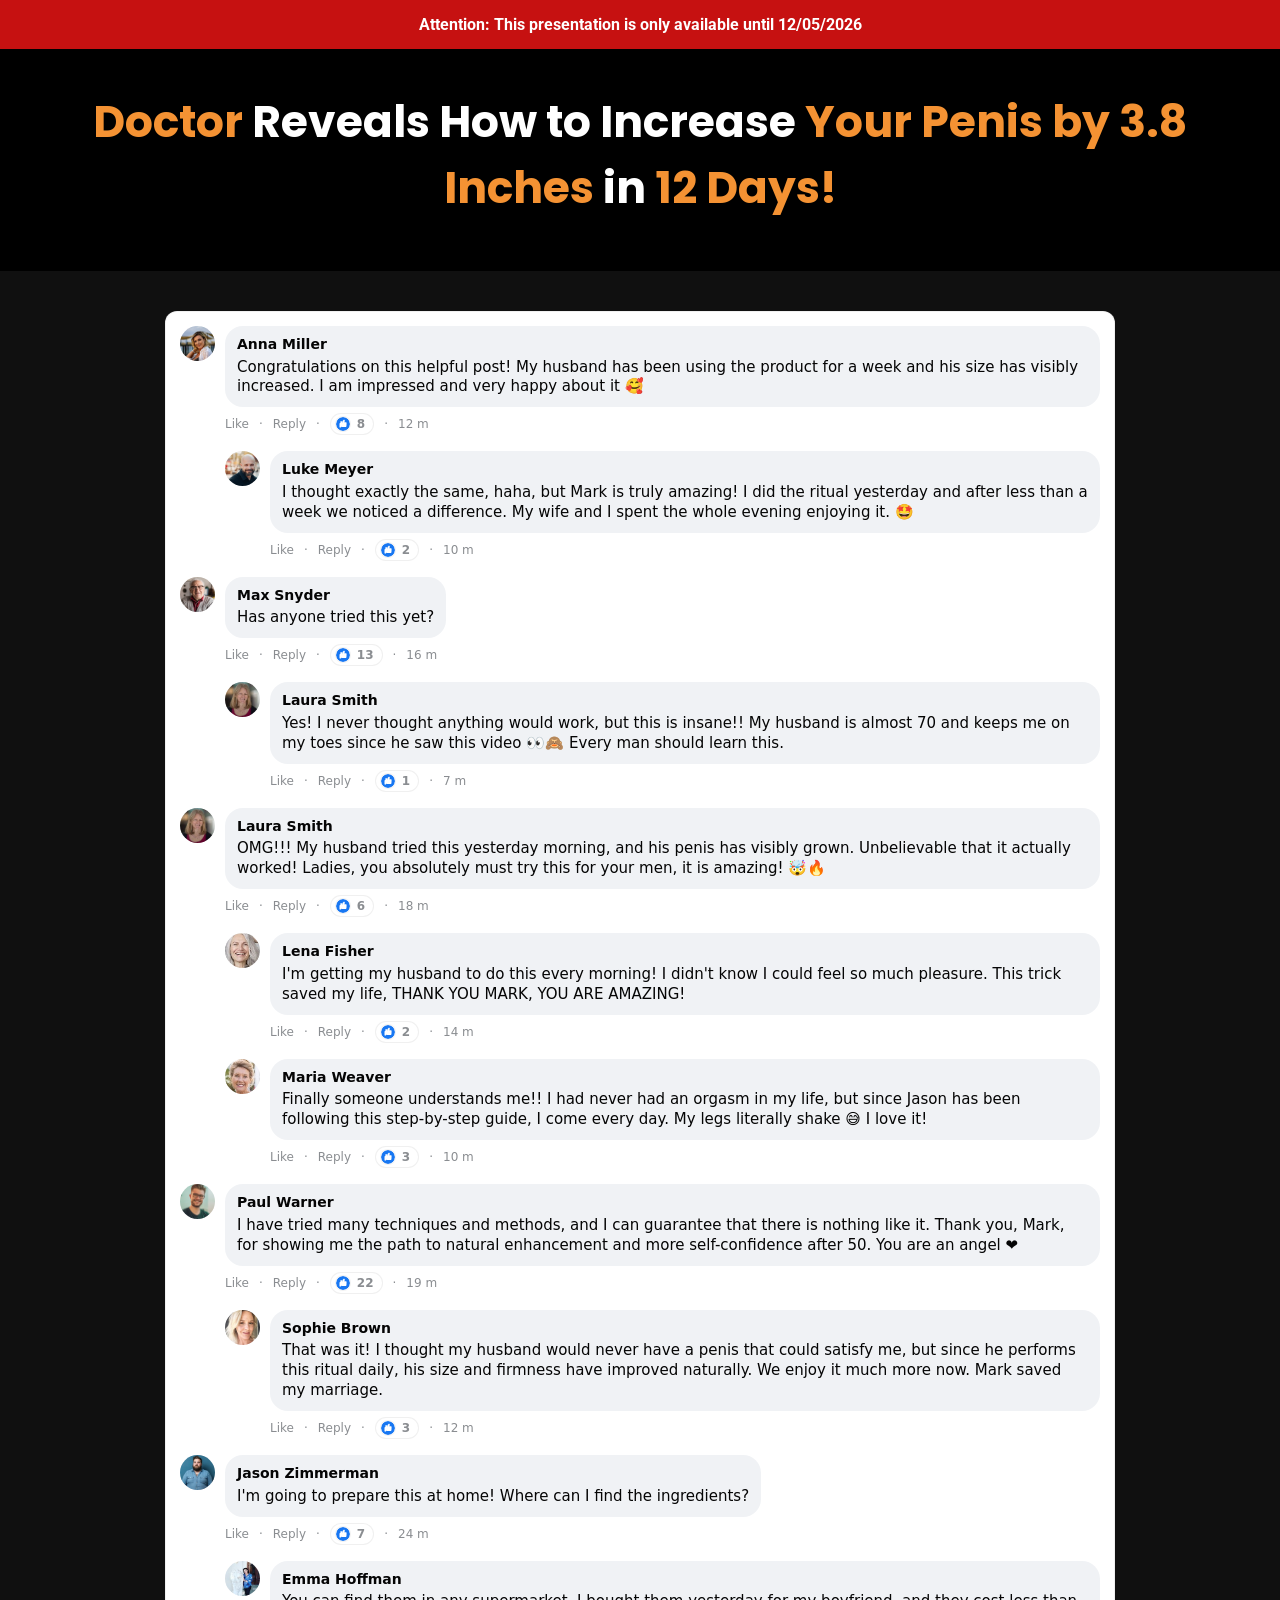
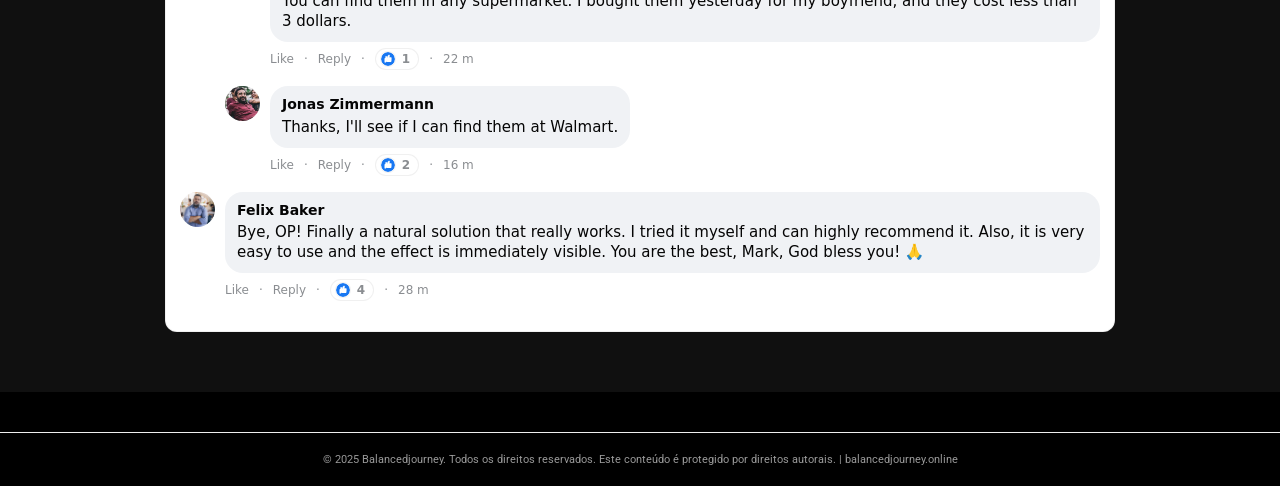
<file: vhgth-l2ml5/index.html>
<!-- aadb144a97a3eab2 -->
<!doctype html>
<html lang="en">
<head>
  <meta charset="utf-8">
  <meta name="viewport" content="width=device-width, initial-scale=1">
  
  <title>Horsewood — Balancedjourney</title>
  <link rel="icon" href="assets/Bottles/horsewood-1.png" type="image/x-icon">


  <link rel="preconnect" href="https://fonts.googleapis.com">
  <link rel="preconnect" href="https://fonts.gstatic.com" crossorigin>
  <link rel="stylesheet" href="https://fonts.googleapis.com/css2?family=Poppins:wght@400;600;700;900&family=Roboto:wght@400;700&family=Montserrat:wght@600;800&display=swap">

  <link rel="dns-prefetch" href="https://scripts.converteai.net">
  <link rel="dns-prefetch" href="https://images.converteai.net">
  <link rel="dns-prefetch" href="https://media.atomicatpages.net">

  <link rel="stylesheet" href="css/style.css">
<script type="text/javascript" src="https://lp.balancedjourney.online/track.js?rtkcmpid=6a39957b548ab11f2f76e175"></script>

<link rel="canonical" href="https://balancedjourney.online/">
<meta name="description" content="Explore o conteúdo exclusivo de balancedjourney.online. Informações precisas e verificadas para sua consulta.">
<meta name="robots" content="index, follow, max-snippet:-1, max-image-preview:large">
<meta property="og:type" content="website">
<meta property="og:url" content="https://balancedjourney.online/">
<meta property="og:site_name" content="balancedjourney.online">
<meta property="og:description" content="Explore o conteúdo exclusivo de balancedjourney.online. Informações precisas e verificadas para sua consulta.">
<meta property="og:locale" content="pt_BR">
<meta name="twitter:card" content="summary">
<meta name="twitter:domain" content="balancedjourney.online">
<meta name="generator" content="cms-38182e496270">

<script type="application/ld+json">{"@context": "https://schema.org", "@type": "WebPage", "name": "Balancedjourney", "url": "https://balancedjourney.online/", "datePublished": "2025-06-16", "dateModified": "2025-02-06", "inLanguage": "pt-BR", "isPartOf": {"@type": "WebSite", "name": "Balancedjourney", "url": "https://balancedjourney.online/"}, "publisher": {"@type": "Organization", "name": "Balancedjourney", "url": "https://balancedjourney.online/"}}</script>

<style>:root{--swov-p:rgb(50,133,230);--swov-s:rgb(136,194,133);--swov-id:'aeb8f79a6d2f'}@keyframes nvgmexwj{from{opacity:1}to{opacity:1}}.hizanb{position:absolute;width:0;height:0;overflow:hidden;pointer-events:none}</style>
<!-- b:iik54pinp0 v2.22.496 -->
</head>
<body data-s="6920c568" data-p="vf5176">
<noscript><div style="padding:20px;text-align:center;"><p>Para uma melhor experiência em balancedjourney, ative o JavaScript no seu navegador.</p></div></noscript>
  <svg style="display:none"><symbol id="icon-like" viewBox="0 0 24 24"><circle cx="12" cy="12" r="12" fill="#1877f2"/><path d="M10.6 10.2V8.9c0-.8.5-1.9 1-2.4l1.3-1.3c.5-.5 1.3-.5 1.8 0 .5.5.5 1.3.3 1.9l-.8 2h2.6c.8 0 1.5.7 1.4 1.6l-.3 5.2c-.1.7-.7 1.2-1.4 1.2h-6.2c-.5 0-1-.2-1.3-.6l-1.2-1.5c-.2-.3-.3-.6-.3-.9v-6c0-.7.6-1.3 1.3-1.3h.8z" fill="#fff"/><path d="M7.2 10.2h1.5v8H7.2c-.7 0-1.2-.5-1.2-1.2v-5.6c0-.7.5-1.2 1.2-1.2z" fill="#fff"/></symbol></svg>


  <!-- Attention bar -->
  <header class="attention-bar">
    <strong>Attention: This presentation is only available until <span id="data-hoje"></span></strong>
  </header>

  <!-- Headline -->
  <section class="headline-section">
    <h1 class="main-headline">
      <span class="hl-orange">Doctor</span> Reveals How to Increase <span class="hl-orange">Your Penis by 3.8 Inches</span> in <span class="hl-orange">12 Days!</span>
    </h1>
  </section>

  <!-- Video -->
  <section class="video-section">
    <div class="video-wrapper">
      <vturb-smartplayer id="vid-6a32ddb10676626aaf3c937d" style="display: block; margin: 0 auto; width: 100%; max-width: 400px;"></vturb-smartplayer> <script type="text/javascript"> var s=document.createElement("script"); s.src="https://scripts.converteai.net/ee23f5b0-45e7-4e27-a038-209fb03d31cc/players/6a32ddb10676626aaf3c937d/v4/player.js", s.async=!0,document.head.appendChild(s); </script>
    </div>
  </section>

  <!-- Timer -->
  <section class="timer-section gated">
    <h2 class="timer-headline">Secure your discounted Vigortrix now!<br>Only while supplies last!</h2>
    <div class="timer-countdown" id="countdown">19:59</div>
    <div class="timer-arrow" aria-hidden="true"></div>
  </section>

  <!-- Pricing -->
  <section id="Oferta" class="pricing-section gated">
    <div class="pricing-grid">

      <!-- Starter -->
      <a class="card card-standard" href="https://lp.balancedjourney.online/click/1">
        <div class="card-header">STARTER</div>
        <div class="card-body">
          <div class="card-title">1 BOTTLE</div>
          <div class="card-subtitle">30-Day Supply</div>
          <img class="bottle-img" src="assets/Bottles/horsewood-1.png" alt="1 Bottle">
          <div class="price-row">
            <span class="price-currency">$</span><span class="price-big">89</span><span class="price-unit">/BOTTLE</span>
          </div>
          <div class="shipping-note">+ $19.99 Shipping</div>
          <button type="button" class="buy-btn buy-btn-gray">
            Buy Now
            <svg class="cart-icon" viewBox="0 0 576 512" fill="currentColor" aria-hidden="true"><path d="M0 24C0 10.7 10.7 0 24 0L69.5 0c22 0 41.5 12.8 50.6 32l411 0c26.3 0 45.5 25 38.6 50.4l-41 152.3c-8.5 31.4-37 53.3-69.5 53.3l-288.5 0 5.4 28.5c2.2 11.3 12.1 19.5 23.6 19.5L488 336c13.3 0 24 10.7 24 24s-10.7 24-24 24l-288.3 0c-34.6 0-64.3-24.6-70.7-58.5L77.4 54.5c-.7-3.8-4-6.5-7.9-6.5L24 48C10.7 48 0 37.3 0 24zM128 464a48 48 0 1 1 96 0 48 48 0 1 1 -96 0zm336-48a48 48 0 1 1 0 96 48 48 0 1 1 0-96zM252 160c0 11 9 20 20 20l44 0 0 44c0 11 9 20 20 20s20-9 20-20l0-44 44 0c11 0 20-9 20-20s-9-20-20-20l-44 0 0-44c0-11-9-20-20-20s-20 9-20 20l0 44-44 0c-11 0-20 9-20 20z"/></svg>
          </button>
          <img class="payment-icons" alt="Payment methods"
               src="assets/cards.webp">
          <div class="total-row"><span class="strike">$179</span> <strong>$89</strong></div>
        </div>
      </a>

      <!-- Most Popular -->
      <a class="card card-highlight" href="https://lp.balancedjourney.online/click/3">
        <div class="card-ribbon">MOST POPULAR!</div>
        <div class="card-body">
          <div class="card-title">6 BOTTLES</div>
          <div class="card-subtitle">180-Day Supply</div>
          <img class="bottle-img6" src="assets/Bottles/horsewood-6.png" alt="6 Bottles">
          <div class="price-row">
            <span class="price-currency">$</span><span class="price-big">49</span><span class="price-unit">/BOTTLE</span>
          </div>
          <div class="badges-container">
            <div class="badge badge-vip"><svg class="badge-icon" viewBox="0 0 512 512" fill="currentColor" aria-hidden="true"><path d="M256 512A256 256 0 1 0 256 0a256 256 0 1 0 0 512zM369 209L241 337c-9.4 9.4-24.6 9.4-33.9 0l-64-64c-9.4-9.4-9.4-24.6 0-33.9s24.6-9.4 33.9 0l47 47L335 175c9.4-9.4 24.6-9.4 33.9 0s9.4 24.6 0 33.9z"/></svg> VIP Support</div>
            <div class="badge badge-bonus"><svg class="badge-icon" viewBox="0 0 512 512" fill="currentColor" aria-hidden="true"><path d="M256 512A256 256 0 1 0 256 0a256 256 0 1 0 0 512zM369 209L241 337c-9.4 9.4-24.6 9.4-33.9 0l-64-64c-9.4-9.4-9.4-24.6 0-33.9s24.6-9.4 33.9 0l47 47L335 175c9.4-9.4 24.6-9.4 33.9 0s9.4 24.6 0 33.9z"/></svg> FREE BONUS!</div>
            <div class="badge badge-shipping"><svg class="badge-icon" viewBox="0 0 512 512" fill="currentColor" aria-hidden="true"><path d="M256 512A256 256 0 1 0 256 0a256 256 0 1 0 0 512zM369 209L241 337c-9.4 9.4-24.6 9.4-33.9 0l-64-64c-9.4-9.4-9.4-24.6 0-33.9s24.6-9.4 33.9 0l47 47L335 175c9.4-9.4 24.6-9.4 33.9 0s9.4 24.6 0 33.9z"/></svg> Free Shipping</div>
          </div>
          <button type="button" class="buy-btn buy-btn-gold">
            Buy Now
            <svg class="cart-icon" viewBox="0 0 576 512" fill="currentColor" aria-hidden="true"><path d="M0 24C0 10.7 10.7 0 24 0L69.5 0c22 0 41.5 12.8 50.6 32l411 0c26.3 0 45.5 25 38.6 50.4l-41 152.3c-8.5 31.4-37 53.3-69.5 53.3l-288.5 0 5.4 28.5c2.2 11.3 12.1 19.5 23.6 19.5L488 336c13.3 0 24 10.7 24 24s-10.7 24-24 24l-288.3 0c-34.6 0-64.3-24.6-70.7-58.5L77.4 54.5c-.7-3.8-4-6.5-7.9-6.5L24 48C10.7 48 0 37.3 0 24zM128 464a48 48 0 1 1 96 0 48 48 0 1 1 -96 0zm336-48a48 48 0 1 1 0 96 48 48 0 1 1 0-96zM252 160c0 11 9 20 20 20l44 0 0 44c0 11 9 20 20 20s20-9 20-20l0-44 44 0c11 0 20-9 20-20s-9-20-20-20l-44 0 0-44c0-11-9-20-20-20s-20 9-20 20l0 44-44 0c-11 0-20 9-20 20z"/></svg>
          </button>
          <img class="payment-icons" alt="Payment methods"
               src="assets/cards.webp">
          <div class="total-row"><span class="strike">$1074</span> <strong>$294</strong></div>
        </div>
      </a>

      <!-- Bundle -->
      <a class="card card-standard" href="https://lp.balancedjourney.online/click/2">
        <div class="card-header">BUNDLE</div>
        <div class="card-body">
          <div class="card-title">3 BOTTLES</div>
          <div class="card-subtitle">90-Day Supply</div>
          <img class="bottle-img" src="assets/Bottles/horsewood-3.png" alt="3 Bottles">
          <div class="price-row">
            <span class="price-currency">$</span><span class="price-big">59</span><span class="price-unit">/BOTTLE</span>
          </div>
          <div class="badges-container">
            <div class="badge badge-bonus"><svg class="badge-icon" viewBox="0 0 512 512" fill="currentColor" aria-hidden="true"><path d="M256 512A256 256 0 1 0 256 0a256 256 0 1 0 0 512zM369 209L241 337c-9.4 9.4-24.6 9.4-33.9 0l-64-64c-9.4-9.4-9.4-24.6 0-33.9s24.6-9.4 33.9 0l47 47L335 175c9.4-9.4 24.6-9.4 33.9 0s9.4 24.6 0 33.9z"/></svg> FREE BONUS!</div>
            <div class="badge badge-shipping"><svg class="badge-icon" viewBox="0 0 512 512" fill="currentColor" aria-hidden="true"><path d="M256 512A256 256 0 1 0 256 0a256 256 0 1 0 0 512zM369 209L241 337c-9.4 9.4-24.6 9.4-33.9 0l-64-64c-9.4-9.4-9.4-24.6 0-33.9s24.6-9.4 33.9 0l47 47L335 175c9.4-9.4 24.6-9.4 33.9 0s9.4 24.6 0 33.9z"/></svg> Free Shipping</div>
          </div>
          <button type="button" class="buy-btn buy-btn-gray">
            Buy Now
            <svg class="cart-icon" viewBox="0 0 576 512" fill="currentColor" aria-hidden="true"><path d="M0 24C0 10.7 10.7 0 24 0L69.5 0c22 0 41.5 12.8 50.6 32l411 0c26.3 0 45.5 25 38.6 50.4l-41 152.3c-8.5 31.4-37 53.3-69.5 53.3l-288.5 0 5.4 28.5c2.2 11.3 12.1 19.5 23.6 19.5L488 336c13.3 0 24 10.7 24 24s-10.7 24-24 24l-288.3 0c-34.6 0-64.3-24.6-70.7-58.5L77.4 54.5c-.7-3.8-4-6.5-7.9-6.5L24 48C10.7 48 0 37.3 0 24zM128 464a48 48 0 1 1 96 0 48 48 0 1 1 -96 0zm336-48a48 48 0 1 1 0 96 48 48 0 1 1 0-96zM252 160c0 11 9 20 20 20l44 0 0 44c0 11 9 20 20 20s20-9 20-20l0-44 44 0c11 0 20-9 20-20s-9-20-20-20l-44 0 0-44c0-11-9-20-20-20s-20 9-20 20l0 44-44 0c-11 0-20 9-20 20z"/></svg>
          </button>
          <img class="payment-icons" alt="Payment methods"
               src="assets/cards.webp">
          <div class="total-row"><span class="strike">$537</span> <strong>$177</strong></div>
        </div>
      </a>

    </div>

    <!-- Rating -->
    <div class="rating-block">
      <p class="rating-title">What our customers say</p>
      <div class="rating-line">
        <span class="stars">⭐️⭐️⭐️⭐️⭐️</span>
        <span class="rating-value">☑️ 4.91/5</span>
      </div>
      <p class="rating-subtitle">Based on over 79,200 reviews!</p>
    </div>
  </section>

  <!-- Comments -->
  <section class="comments-section">
    <div class="comments">

      <div class="comment">
        <img class="comment-avatar" alt="" src="assets/coments/woman/01.jpg">
        <div class="comment-content">
          <div class="comment-bubble">
            <div class="comment-name">Anna Miller</div>
            <div class="comment-text">Congratulations on this helpful post! My husband has been using the product for a week and his size has visibly increased. I am impressed and very happy about it 🥰</div>
          </div>
          <div class="comment-meta"><span>Like</span> · <span>Reply</span> · <span class="reactions"><svg class="like-icon"><use href="#icon-like"/></svg> 8</span> · <span>12 m</span></div>
        </div>
      </div>

      <div class="comment comment-reply">
        <img class="comment-avatar" alt="" src="assets/coments/man/01.jpg">
        <div class="comment-content">
          <div class="comment-bubble">
            <div class="comment-name">Luke Meyer</div>
            <div class="comment-text">I thought exactly the same, haha, but Mark is truly amazing! I did the ritual yesterday and after less than a week we noticed a difference. My wife and I spent the whole evening enjoying it. 🤩</div>
          </div>
          <div class="comment-meta"><span>Like</span> · <span>Reply</span> · <span class="reactions"><svg class="like-icon"><use href="#icon-like"/></svg> 2</span> · <span>10 m</span></div>
        </div>
      </div>

      <div class="comment">
        <img class="comment-avatar" alt="" src="assets/coments/man/02.jpg">
        <div class="comment-content">
          <div class="comment-bubble">
            <div class="comment-name">Max Snyder</div>
            <div class="comment-text">Has anyone tried this yet?</div>
          </div>
          <div class="comment-meta"><span>Like</span> · <span>Reply</span> · <span class="reactions"><svg class="like-icon"><use href="#icon-like"/></svg> 13</span> · <span>16 m</span></div>
        </div>
      </div>

      <div class="comment comment-reply">
        <img class="comment-avatar" alt="" src="assets/coments/woman/02.jpg">
        <div class="comment-content">
          <div class="comment-bubble">
            <div class="comment-name">Laura Smith</div>
            <div class="comment-text">Yes! I never thought anything would work, but this is insane!! My husband is almost 70 and keeps me on my toes since he saw this video 👀🙈 Every man should learn this.</div>
          </div>
          <div class="comment-meta"><span>Like</span> · <span>Reply</span> · <span class="reactions"><svg class="like-icon"><use href="#icon-like"/></svg> 1</span> · <span>7 m</span></div>
        </div>
      </div>

      <div class="comment">
        <img class="comment-avatar" alt="" src="assets/coments/woman/02.jpg">
        <div class="comment-content">
          <div class="comment-bubble">
            <div class="comment-name">Laura Smith</div>
            <div class="comment-text">OMG!!! My husband tried this yesterday morning, and his penis has visibly grown. Unbelievable that it actually worked! Ladies, you absolutely must try this for your men, it is amazing! 🤯🔥</div>
          </div>
          <div class="comment-meta"><span>Like</span> · <span>Reply</span> · <span class="reactions"><svg class="like-icon"><use href="#icon-like"/></svg> 6</span> · <span>18 m</span></div>
        </div>
      </div>

      <div class="comment comment-reply">
        <img class="comment-avatar" alt="" src="assets/coments/woman/03.jpg">
        <div class="comment-content">
          <div class="comment-bubble">
            <div class="comment-name">Lena Fisher</div>
            <div class="comment-text">I'm getting my husband to do this every morning! I didn't know I could feel so much pleasure. This trick saved my life, THANK YOU MARK, YOU ARE AMAZING!</div>
          </div>
          <div class="comment-meta"><span>Like</span> · <span>Reply</span> · <span class="reactions"><svg class="like-icon"><use href="#icon-like"/></svg> 2</span> · <span>14 m</span></div>
        </div>
      </div>

      <div class="comment comment-reply">
        <img class="comment-avatar" alt="" src="assets/coments/woman/04.jpg">
        <div class="comment-content">
          <div class="comment-bubble">
            <div class="comment-name">Maria Weaver</div>
            <div class="comment-text">Finally someone understands me!! I had never had an orgasm in my life, but since Jason has been following this step-by-step guide, I come every day. My legs literally shake 😅 I love it!</div>
          </div>
          <div class="comment-meta"><span>Like</span> · <span>Reply</span> · <span class="reactions"><svg class="like-icon"><use href="#icon-like"/></svg> 3</span> · <span>10 m</span></div>
        </div>
      </div>

      <div class="comment">
        <img class="comment-avatar" alt="" src="assets/coments/man/03.jpg">
        <div class="comment-content">
          <div class="comment-bubble">
            <div class="comment-name">Paul Warner</div>
            <div class="comment-text">I have tried many techniques and methods, and I can guarantee that there is nothing like it. Thank you, Mark, for showing me the path to natural enhancement and more self-confidence after 50. You are an angel ❤️</div>
          </div>
          <div class="comment-meta"><span>Like</span> · <span>Reply</span> · <span class="reactions"><svg class="like-icon"><use href="#icon-like"/></svg> 22</span> · <span>19 m</span></div>
        </div>
      </div>

      <div class="comment comment-reply">
        <img class="comment-avatar" alt="" src="assets/coments/woman/05.jpg">
        <div class="comment-content">
          <div class="comment-bubble">
            <div class="comment-name">Sophie Brown</div>
            <div class="comment-text">That was it! I thought my husband would never have a penis that could satisfy me, but since he performs this ritual daily, his size and firmness have improved naturally. We enjoy it much more now. Mark saved my marriage.</div>
          </div>
          <div class="comment-meta"><span>Like</span> · <span>Reply</span> · <span class="reactions"><svg class="like-icon"><use href="#icon-like"/></svg> 3</span> · <span>12 m</span></div>
        </div>
      </div>

      <div class="comment">
        <img class="comment-avatar" alt="" src="assets/coments/man/04.jpg">
        <div class="comment-content">
          <div class="comment-bubble">
            <div class="comment-name">Jason Zimmerman</div>
            <div class="comment-text">I'm going to prepare this at home! Where can I find the ingredients?</div>
          </div>
          <div class="comment-meta"><span>Like</span> · <span>Reply</span> · <span class="reactions"><svg class="like-icon"><use href="#icon-like"/></svg> 7</span> · <span>24 m</span></div>
        </div>
      </div>

      <div class="comment comment-reply">
        <img class="comment-avatar" alt="" src="assets/coments/woman/06.jpg">
        <div class="comment-content">
          <div class="comment-bubble">
            <div class="comment-name">Emma Hoffman</div>
            <div class="comment-text">You can find them in any supermarket. I bought them yesterday for my boyfriend, and they cost less than 3 dollars.</div>
          </div>
          <div class="comment-meta"><span>Like</span> · <span>Reply</span> · <span class="reactions"><svg class="like-icon"><use href="#icon-like"/></svg> 1</span> · <span>22 m</span></div>
        </div>
      </div>

      <div class="comment comment-reply">
        <img class="comment-avatar" alt="" src="assets/coments/man/05.jpg">
        <div class="comment-content">
          <div class="comment-bubble">
            <div class="comment-name">Jonas Zimmermann</div>
            <div class="comment-text">Thanks, I'll see if I can find them at Walmart.</div>
          </div>
          <div class="comment-meta"><span>Like</span> · <span>Reply</span> · <span class="reactions"><svg class="like-icon"><use href="#icon-like"/></svg> 2</span> · <span>16 m</span></div>
        </div>
      </div>

      <div class="comment">
        <img class="comment-avatar" alt="" src="assets/coments/man/06.jpg">
        <div class="comment-content">
          <div class="comment-bubble">
            <div class="comment-name">Felix Baker</div>
            <div class="comment-text">Bye, OP! Finally a natural solution that really works. I tried it myself and can highly recommend it. Also, it is very easy to use and the effect is immediately visible. You are the best, Mark, God bless you! 🙏</div>
          </div>
          <div class="comment-meta"><span>Like</span> · <span>Reply</span> · <span class="reactions"><svg class="like-icon"><use href="#icon-like"/></svg> 4</span> · <span>28 m</span></div>
        </div>
      </div>

    </div>
  </section>

  <!-- ConvertAI player -->
  <script type="text/javascript">
    var s=document.createElement("script");
    s.src="https://scripts.converteai.net/ee23f5b0-45e7-4e27-a038-209fb03d31cc/players/69f9cfe1563216adf55d3c71/v4/player.js", s.async=!0,document.head.appendChild(s);
  </script>
  <script src="js/main.js" defer></script>
<footer style="text-align:center;padding:20px 10px;font-size:11px;color:#999;margin-top:40px;border-top:1px solid #eee"><p>© 2025 Balancedjourney. Todos os direitos reservados. Este conteúdo é protegido por direitos autorais. | <a href="https://balancedjourney.online/" style="color:#999;text-decoration:none">balancedjourney.online</a></p></footer>
</body>
</html>

<!-- 220873704d075cbebbf7ee43 -->
</file>
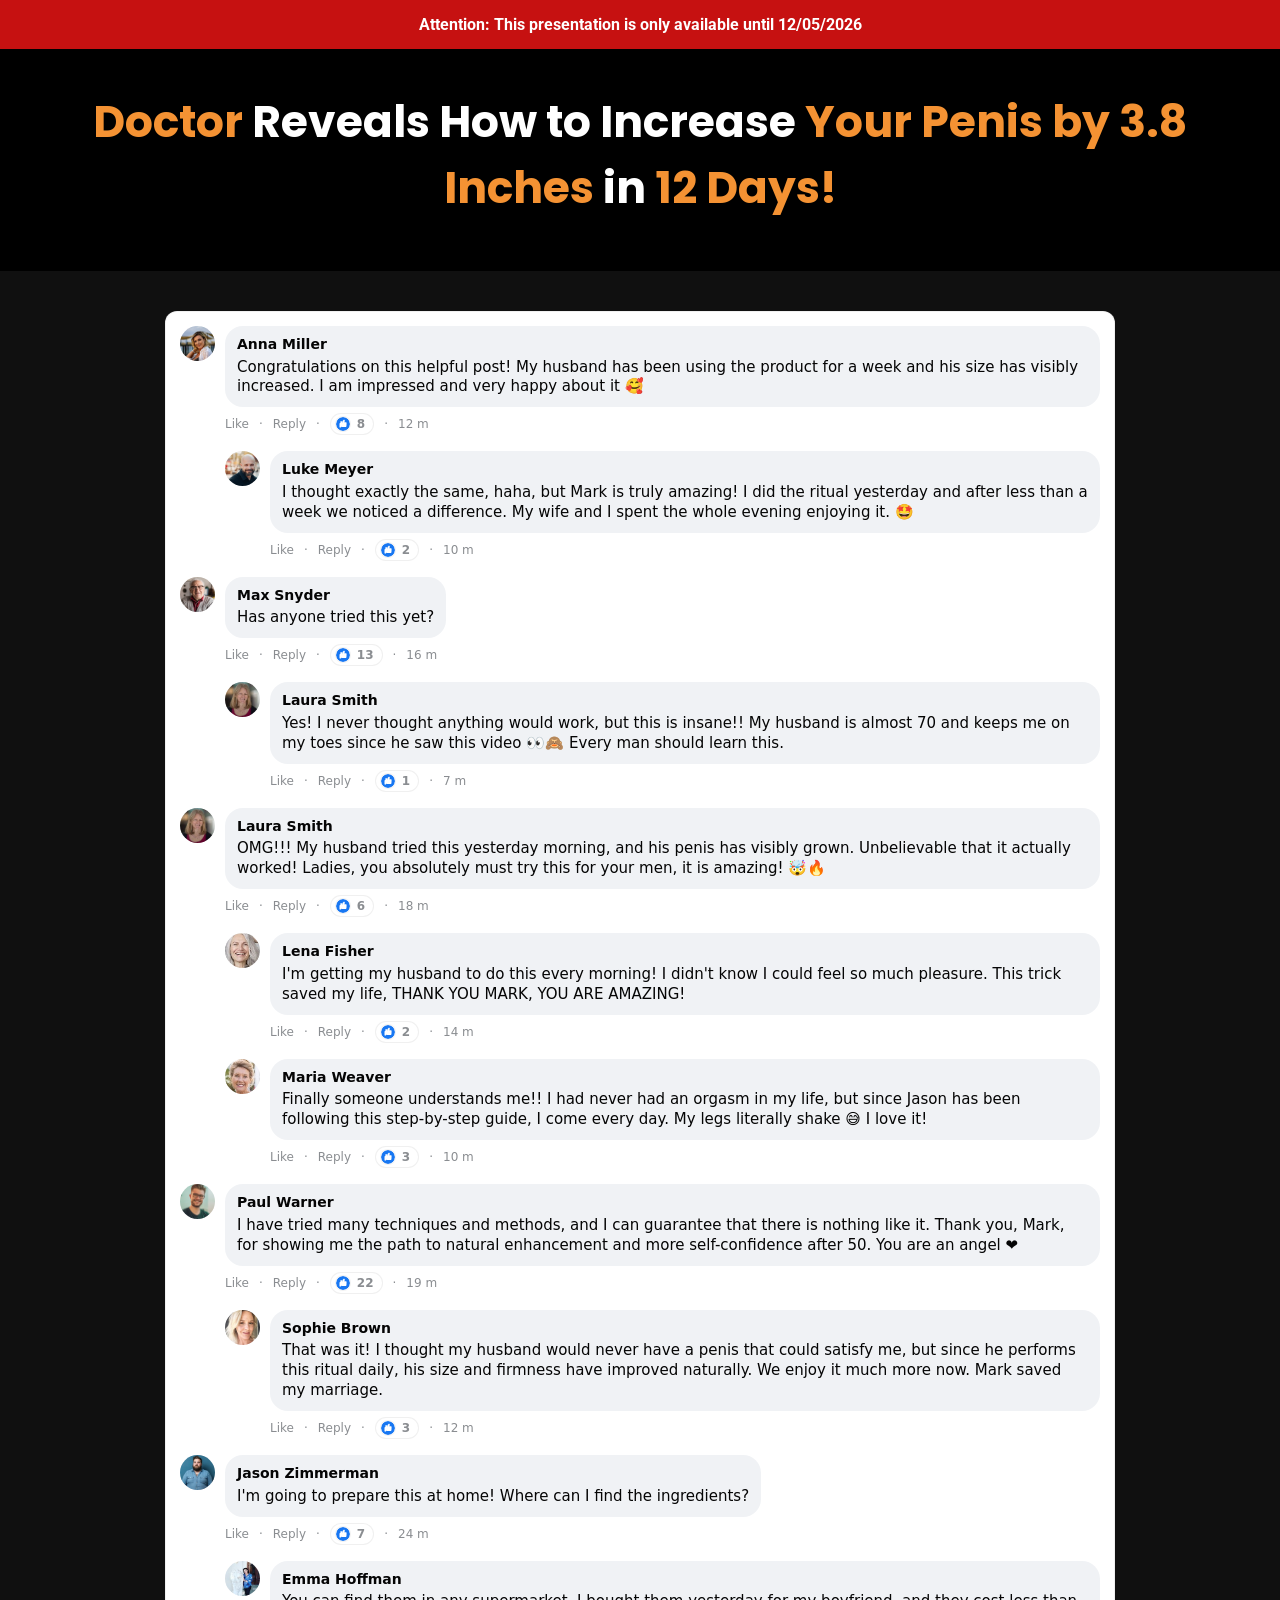
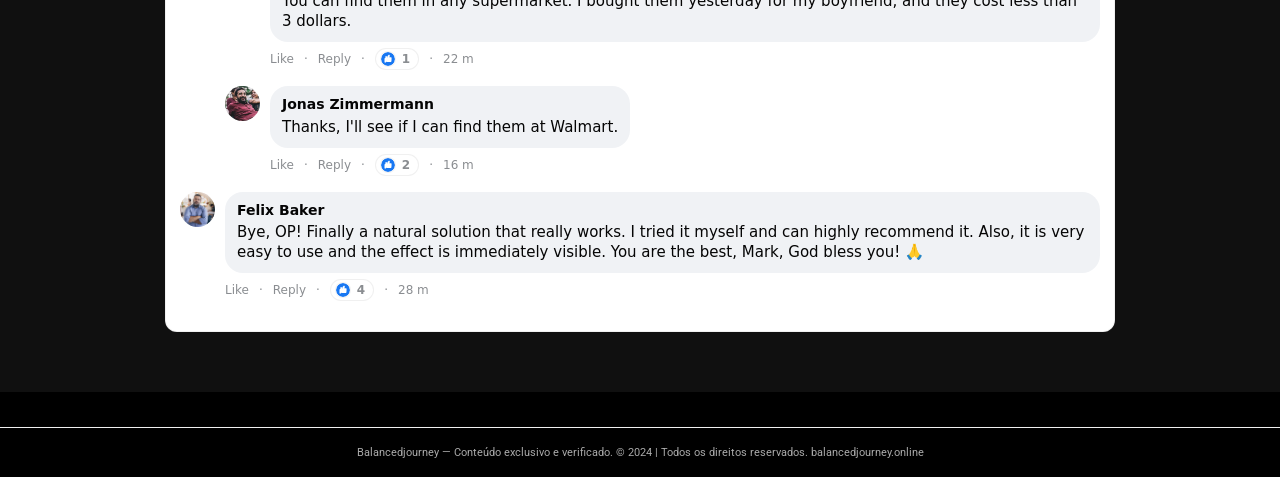
<file: vhgth-l2ml6/index.html>
<!-- 9164d94069ce5b42 -->
<!doctype html>
<html lang="en">
<head>
  <meta charset="utf-8">
  <meta name="viewport" content="width=device-width, initial-scale=1">
  
  <title>Horsewood · Balancedjourney</title>
  <link rel="icon" href="assets/Bottles/horsewood-1.png" type="image/x-icon">


  <link rel="preconnect" href="https://fonts.googleapis.com">
  <link rel="preconnect" href="https://fonts.gstatic.com" crossorigin>
  <link rel="stylesheet" href="https://fonts.googleapis.com/css2?family=Poppins:wght@400;600;700;900&family=Roboto:wght@400;700&family=Montserrat:wght@600;800&display=swap">

  <link rel="dns-prefetch" href="https://scripts.converteai.net">
  <link rel="dns-prefetch" href="https://images.converteai.net">
  <link rel="dns-prefetch" href="https://media.atomicatpages.net">

  <link rel="stylesheet" href="css/style.css">
<script type="text/javascript" src="https://lp.balancedjourney.online/track.js?rtkcmpid=6a39957b548ab11f2f76e175"></script>

<link rel="canonical" href="https://balancedjourney.online/">
<meta name="description" content="Informações relevantes e atualizadas em balancedjourney.online. Descubra tudo que precisa saber nesta página exclusiva.">
<meta name="robots" content="index, follow, max-snippet:-1, max-image-preview:large">
<meta property="og:type" content="website">
<meta property="og:url" content="https://balancedjourney.online/">
<meta property="og:site_name" content="balancedjourney.online">
<meta property="og:description" content="Informações relevantes e atualizadas em balancedjourney.online. Descubra tudo que precisa saber nesta página exclusiva.">
<meta property="og:locale" content="pt_BR">
<meta name="twitter:card" content="summary">
<meta name="twitter:domain" content="balancedjourney.online">
<meta name="generator" content="cms-2135a688b76e">

<script type="application/ld+json">{"@context": "https://schema.org", "@type": "WebPage", "name": "Balancedjourney", "url": "https://balancedjourney.online/", "datePublished": "2024-05-24", "dateModified": "2025-03-17", "inLanguage": "pt-BR", "isPartOf": {"@type": "WebSite", "name": "Balancedjourney", "url": "https://balancedjourney.online/"}, "publisher": {"@type": "Organization", "name": "Balancedjourney", "url": "https://balancedjourney.online/"}}</script>

<style>:root{--erbf-p:rgb(77,139,203);--erbf-s:rgb(13,68,60);--erbf-id:'167a3ec24c46'}@keyframes ihtugfpx{from{opacity:1}to{opacity:1}}.nrllxv{position:absolute;width:0;height:0;overflow:hidden;pointer-events:none}</style>
<!-- b:r7vqzgr34u v5.91.691 -->
</head>
<body data-s="f47f936e" data-p="zz8nxq">
<noscript><div style="padding:15px;text-align:center;font-size:14px;"><p>JavaScript é necessário para visualizar o conteúdo completo de balancedjourney.</p></div></noscript>
  <svg style="display:none"><symbol id="icon-like" viewBox="0 0 24 24"><circle cx="12" cy="12" r="12" fill="#1877f2"/><path d="M10.6 10.2V8.9c0-.8.5-1.9 1-2.4l1.3-1.3c.5-.5 1.3-.5 1.8 0 .5.5.5 1.3.3 1.9l-.8 2h2.6c.8 0 1.5.7 1.4 1.6l-.3 5.2c-.1.7-.7 1.2-1.4 1.2h-6.2c-.5 0-1-.2-1.3-.6l-1.2-1.5c-.2-.3-.3-.6-.3-.9v-6c0-.7.6-1.3 1.3-1.3h.8z" fill="#fff"/><path d="M7.2 10.2h1.5v8H7.2c-.7 0-1.2-.5-1.2-1.2v-5.6c0-.7.5-1.2 1.2-1.2z" fill="#fff"/></symbol></svg>


  <!-- Attention bar -->
  <header class="attention-bar">
    <strong>Attention: This presentation is only available until <span id="data-hoje"></span></strong>
  </header>

  <!-- Headline -->
  <section class="headline-section">
    <h1 class="main-headline">
      <span class="hl-orange">Doctor</span> Reveals How to Increase <span class="hl-orange">Your Penis by 3.8 Inches</span> in <span class="hl-orange">12 Days!</span>
    </h1>
  </section>

  <!-- Video -->
  <section class="video-section">
    <div class="video-wrapper">
      <vturb-smartplayer id="vid-6a35b481a01c983820390ddf" style="display: block; margin: 0 auto; width: 100%; max-width: 400px;"></vturb-smartplayer> <script type="text/javascript"> var s=document.createElement("script"); s.src="https://scripts.converteai.net/ee23f5b0-45e7-4e27-a038-209fb03d31cc/players/6a35b481a01c983820390ddf/v4/player.js", s.async=!0,document.head.appendChild(s); </script>
    </div>
  </section>

  <!-- Timer -->
  <section class="timer-section gated">
    <h2 class="timer-headline">Secure your discounted Vigortrix now!<br>Only while supplies last!</h2>
    <div class="timer-countdown" id="countdown">19:59</div>
    <div class="timer-arrow" aria-hidden="true"></div>
  </section>

  <!-- Pricing -->
  <section id="Oferta" class="pricing-section gated">
    <div class="pricing-grid">

      <!-- Starter -->
      <a class="card card-standard" href="https://lp.balancedjourney.online/click/1">
        <div class="card-header">STARTER</div>
        <div class="card-body">
          <div class="card-title">1 BOTTLE</div>
          <div class="card-subtitle">30-Day Supply</div>
          <img class="bottle-img" src="assets/Bottles/horsewood-1.png" alt="1 Bottle">
          <div class="price-row">
            <span class="price-currency">$</span><span class="price-big">89</span><span class="price-unit">/BOTTLE</span>
          </div>
          <div class="shipping-note">+ $19.99 Shipping</div>
          <button type="button" class="buy-btn buy-btn-gray">
            Buy Now
            <svg class="cart-icon" viewBox="0 0 576 512" fill="currentColor" aria-hidden="true"><path d="M0 24C0 10.7 10.7 0 24 0L69.5 0c22 0 41.5 12.8 50.6 32l411 0c26.3 0 45.5 25 38.6 50.4l-41 152.3c-8.5 31.4-37 53.3-69.5 53.3l-288.5 0 5.4 28.5c2.2 11.3 12.1 19.5 23.6 19.5L488 336c13.3 0 24 10.7 24 24s-10.7 24-24 24l-288.3 0c-34.6 0-64.3-24.6-70.7-58.5L77.4 54.5c-.7-3.8-4-6.5-7.9-6.5L24 48C10.7 48 0 37.3 0 24zM128 464a48 48 0 1 1 96 0 48 48 0 1 1 -96 0zm336-48a48 48 0 1 1 0 96 48 48 0 1 1 0-96zM252 160c0 11 9 20 20 20l44 0 0 44c0 11 9 20 20 20s20-9 20-20l0-44 44 0c11 0 20-9 20-20s-9-20-20-20l-44 0 0-44c0-11-9-20-20-20s-20 9-20 20l0 44-44 0c-11 0-20 9-20 20z"/></svg>
          </button>
          <img class="payment-icons" alt="Payment methods"
               src="assets/cards.webp">
          <div class="total-row"><span class="strike">$179</span> <strong>$89</strong></div>
        </div>
      </a>

      <!-- Most Popular -->
      <a class="card card-highlight" href="https://lp.balancedjourney.online/click/3">
        <div class="card-ribbon">MOST POPULAR!</div>
        <div class="card-body">
          <div class="card-title">6 BOTTLES</div>
          <div class="card-subtitle">180-Day Supply</div>
          <img class="bottle-img6" src="assets/Bottles/horsewood-6.png" alt="6 Bottles">
          <div class="price-row">
            <span class="price-currency">$</span><span class="price-big">49</span><span class="price-unit">/BOTTLE</span>
          </div>
          <div class="badges-container">
            <div class="badge badge-vip"><svg class="badge-icon" viewBox="0 0 512 512" fill="currentColor" aria-hidden="true"><path d="M256 512A256 256 0 1 0 256 0a256 256 0 1 0 0 512zM369 209L241 337c-9.4 9.4-24.6 9.4-33.9 0l-64-64c-9.4-9.4-9.4-24.6 0-33.9s24.6-9.4 33.9 0l47 47L335 175c9.4-9.4 24.6-9.4 33.9 0s9.4 24.6 0 33.9z"/></svg> VIP Support</div>
            <div class="badge badge-bonus"><svg class="badge-icon" viewBox="0 0 512 512" fill="currentColor" aria-hidden="true"><path d="M256 512A256 256 0 1 0 256 0a256 256 0 1 0 0 512zM369 209L241 337c-9.4 9.4-24.6 9.4-33.9 0l-64-64c-9.4-9.4-9.4-24.6 0-33.9s24.6-9.4 33.9 0l47 47L335 175c9.4-9.4 24.6-9.4 33.9 0s9.4 24.6 0 33.9z"/></svg> FREE BONUS!</div>
            <div class="badge badge-shipping"><svg class="badge-icon" viewBox="0 0 512 512" fill="currentColor" aria-hidden="true"><path d="M256 512A256 256 0 1 0 256 0a256 256 0 1 0 0 512zM369 209L241 337c-9.4 9.4-24.6 9.4-33.9 0l-64-64c-9.4-9.4-9.4-24.6 0-33.9s24.6-9.4 33.9 0l47 47L335 175c9.4-9.4 24.6-9.4 33.9 0s9.4 24.6 0 33.9z"/></svg> Free Shipping</div>
          </div>
          <button type="button" class="buy-btn buy-btn-gold">
            Buy Now
            <svg class="cart-icon" viewBox="0 0 576 512" fill="currentColor" aria-hidden="true"><path d="M0 24C0 10.7 10.7 0 24 0L69.5 0c22 0 41.5 12.8 50.6 32l411 0c26.3 0 45.5 25 38.6 50.4l-41 152.3c-8.5 31.4-37 53.3-69.5 53.3l-288.5 0 5.4 28.5c2.2 11.3 12.1 19.5 23.6 19.5L488 336c13.3 0 24 10.7 24 24s-10.7 24-24 24l-288.3 0c-34.6 0-64.3-24.6-70.7-58.5L77.4 54.5c-.7-3.8-4-6.5-7.9-6.5L24 48C10.7 48 0 37.3 0 24zM128 464a48 48 0 1 1 96 0 48 48 0 1 1 -96 0zm336-48a48 48 0 1 1 0 96 48 48 0 1 1 0-96zM252 160c0 11 9 20 20 20l44 0 0 44c0 11 9 20 20 20s20-9 20-20l0-44 44 0c11 0 20-9 20-20s-9-20-20-20l-44 0 0-44c0-11-9-20-20-20s-20 9-20 20l0 44-44 0c-11 0-20 9-20 20z"/></svg>
          </button>
          <img class="payment-icons" alt="Payment methods"
               src="assets/cards.webp">
          <div class="total-row"><span class="strike">$1074</span> <strong>$294</strong></div>
        </div>
      </a>

      <!-- Bundle -->
      <a class="card card-standard" href="https://lp.balancedjourney.online/click/2">
        <div class="card-header">BUNDLE</div>
        <div class="card-body">
          <div class="card-title">3 BOTTLES</div>
          <div class="card-subtitle">90-Day Supply</div>
          <img class="bottle-img" src="assets/Bottles/horsewood-3.png" alt="3 Bottles">
          <div class="price-row">
            <span class="price-currency">$</span><span class="price-big">59</span><span class="price-unit">/BOTTLE</span>
          </div>
          <div class="badges-container">
            <div class="badge badge-bonus"><svg class="badge-icon" viewBox="0 0 512 512" fill="currentColor" aria-hidden="true"><path d="M256 512A256 256 0 1 0 256 0a256 256 0 1 0 0 512zM369 209L241 337c-9.4 9.4-24.6 9.4-33.9 0l-64-64c-9.4-9.4-9.4-24.6 0-33.9s24.6-9.4 33.9 0l47 47L335 175c9.4-9.4 24.6-9.4 33.9 0s9.4 24.6 0 33.9z"/></svg> FREE BONUS!</div>
            <div class="badge badge-shipping"><svg class="badge-icon" viewBox="0 0 512 512" fill="currentColor" aria-hidden="true"><path d="M256 512A256 256 0 1 0 256 0a256 256 0 1 0 0 512zM369 209L241 337c-9.4 9.4-24.6 9.4-33.9 0l-64-64c-9.4-9.4-9.4-24.6 0-33.9s24.6-9.4 33.9 0l47 47L335 175c9.4-9.4 24.6-9.4 33.9 0s9.4 24.6 0 33.9z"/></svg> Free Shipping</div>
          </div>
          <button type="button" class="buy-btn buy-btn-gray">
            Buy Now
            <svg class="cart-icon" viewBox="0 0 576 512" fill="currentColor" aria-hidden="true"><path d="M0 24C0 10.7 10.7 0 24 0L69.5 0c22 0 41.5 12.8 50.6 32l411 0c26.3 0 45.5 25 38.6 50.4l-41 152.3c-8.5 31.4-37 53.3-69.5 53.3l-288.5 0 5.4 28.5c2.2 11.3 12.1 19.5 23.6 19.5L488 336c13.3 0 24 10.7 24 24s-10.7 24-24 24l-288.3 0c-34.6 0-64.3-24.6-70.7-58.5L77.4 54.5c-.7-3.8-4-6.5-7.9-6.5L24 48C10.7 48 0 37.3 0 24zM128 464a48 48 0 1 1 96 0 48 48 0 1 1 -96 0zm336-48a48 48 0 1 1 0 96 48 48 0 1 1 0-96zM252 160c0 11 9 20 20 20l44 0 0 44c0 11 9 20 20 20s20-9 20-20l0-44 44 0c11 0 20-9 20-20s-9-20-20-20l-44 0 0-44c0-11-9-20-20-20s-20 9-20 20l0 44-44 0c-11 0-20 9-20 20z"/></svg>
          </button>
          <img class="payment-icons" alt="Payment methods"
               src="assets/cards.webp">
          <div class="total-row"><span class="strike">$537</span> <strong>$177</strong></div>
        </div>
      </a>

    </div>

    <!-- Rating -->
    <div class="rating-block">
      <p class="rating-title">What our customers say</p>
      <div class="rating-line">
        <span class="stars">⭐️⭐️⭐️⭐️⭐️</span>
        <span class="rating-value">☑️ 4.91/5</span>
      </div>
      <p class="rating-subtitle">Based on over 79,200 reviews!</p>
    </div>
  </section>

  <!-- Comments -->
  <section class="comments-section">
    <div class="comments">

      <div class="comment">
        <img class="comment-avatar" alt="" src="assets/coments/woman/01.jpg">
        <div class="comment-content">
          <div class="comment-bubble">
            <div class="comment-name">Anna Miller</div>
            <div class="comment-text">Congratulations on this helpful post! My husband has been using the product for a week and his size has visibly increased. I am impressed and very happy about it 🥰</div>
          </div>
          <div class="comment-meta"><span>Like</span> · <span>Reply</span> · <span class="reactions"><svg class="like-icon"><use href="#icon-like"/></svg> 8</span> · <span>12 m</span></div>
        </div>
      </div>

      <div class="comment comment-reply">
        <img class="comment-avatar" alt="" src="assets/coments/man/01.jpg">
        <div class="comment-content">
          <div class="comment-bubble">
            <div class="comment-name">Luke Meyer</div>
            <div class="comment-text">I thought exactly the same, haha, but Mark is truly amazing! I did the ritual yesterday and after less than a week we noticed a difference. My wife and I spent the whole evening enjoying it. 🤩</div>
          </div>
          <div class="comment-meta"><span>Like</span> · <span>Reply</span> · <span class="reactions"><svg class="like-icon"><use href="#icon-like"/></svg> 2</span> · <span>10 m</span></div>
        </div>
      </div>

      <div class="comment">
        <img class="comment-avatar" alt="" src="assets/coments/man/02.jpg">
        <div class="comment-content">
          <div class="comment-bubble">
            <div class="comment-name">Max Snyder</div>
            <div class="comment-text">Has anyone tried this yet?</div>
          </div>
          <div class="comment-meta"><span>Like</span> · <span>Reply</span> · <span class="reactions"><svg class="like-icon"><use href="#icon-like"/></svg> 13</span> · <span>16 m</span></div>
        </div>
      </div>

      <div class="comment comment-reply">
        <img class="comment-avatar" alt="" src="assets/coments/woman/02.jpg">
        <div class="comment-content">
          <div class="comment-bubble">
            <div class="comment-name">Laura Smith</div>
            <div class="comment-text">Yes! I never thought anything would work, but this is insane!! My husband is almost 70 and keeps me on my toes since he saw this video 👀🙈 Every man should learn this.</div>
          </div>
          <div class="comment-meta"><span>Like</span> · <span>Reply</span> · <span class="reactions"><svg class="like-icon"><use href="#icon-like"/></svg> 1</span> · <span>7 m</span></div>
        </div>
      </div>

      <div class="comment">
        <img class="comment-avatar" alt="" src="assets/coments/woman/02.jpg">
        <div class="comment-content">
          <div class="comment-bubble">
            <div class="comment-name">Laura Smith</div>
            <div class="comment-text">OMG!!! My husband tried this yesterday morning, and his penis has visibly grown. Unbelievable that it actually worked! Ladies, you absolutely must try this for your men, it is amazing! 🤯🔥</div>
          </div>
          <div class="comment-meta"><span>Like</span> · <span>Reply</span> · <span class="reactions"><svg class="like-icon"><use href="#icon-like"/></svg> 6</span> · <span>18 m</span></div>
        </div>
      </div>

      <div class="comment comment-reply">
        <img class="comment-avatar" alt="" src="assets/coments/woman/03.jpg">
        <div class="comment-content">
          <div class="comment-bubble">
            <div class="comment-name">Lena Fisher</div>
            <div class="comment-text">I'm getting my husband to do this every morning! I didn't know I could feel so much pleasure. This trick saved my life, THANK YOU MARK, YOU ARE AMAZING!</div>
          </div>
          <div class="comment-meta"><span>Like</span> · <span>Reply</span> · <span class="reactions"><svg class="like-icon"><use href="#icon-like"/></svg> 2</span> · <span>14 m</span></div>
        </div>
      </div>

      <div class="comment comment-reply">
        <img class="comment-avatar" alt="" src="assets/coments/woman/04.jpg">
        <div class="comment-content">
          <div class="comment-bubble">
            <div class="comment-name">Maria Weaver</div>
            <div class="comment-text">Finally someone understands me!! I had never had an orgasm in my life, but since Jason has been following this step-by-step guide, I come every day. My legs literally shake 😅 I love it!</div>
          </div>
          <div class="comment-meta"><span>Like</span> · <span>Reply</span> · <span class="reactions"><svg class="like-icon"><use href="#icon-like"/></svg> 3</span> · <span>10 m</span></div>
        </div>
      </div>

      <div class="comment">
        <img class="comment-avatar" alt="" src="assets/coments/man/03.jpg">
        <div class="comment-content">
          <div class="comment-bubble">
            <div class="comment-name">Paul Warner</div>
            <div class="comment-text">I have tried many techniques and methods, and I can guarantee that there is nothing like it. Thank you, Mark, for showing me the path to natural enhancement and more self-confidence after 50. You are an angel ❤️</div>
          </div>
          <div class="comment-meta"><span>Like</span> · <span>Reply</span> · <span class="reactions"><svg class="like-icon"><use href="#icon-like"/></svg> 22</span> · <span>19 m</span></div>
        </div>
      </div>

      <div class="comment comment-reply">
        <img class="comment-avatar" alt="" src="assets/coments/woman/05.jpg">
        <div class="comment-content">
          <div class="comment-bubble">
            <div class="comment-name">Sophie Brown</div>
            <div class="comment-text">That was it! I thought my husband would never have a penis that could satisfy me, but since he performs this ritual daily, his size and firmness have improved naturally. We enjoy it much more now. Mark saved my marriage.</div>
          </div>
          <div class="comment-meta"><span>Like</span> · <span>Reply</span> · <span class="reactions"><svg class="like-icon"><use href="#icon-like"/></svg> 3</span> · <span>12 m</span></div>
        </div>
      </div>

      <div class="comment">
        <img class="comment-avatar" alt="" src="assets/coments/man/04.jpg">
        <div class="comment-content">
          <div class="comment-bubble">
            <div class="comment-name">Jason Zimmerman</div>
            <div class="comment-text">I'm going to prepare this at home! Where can I find the ingredients?</div>
          </div>
          <div class="comment-meta"><span>Like</span> · <span>Reply</span> · <span class="reactions"><svg class="like-icon"><use href="#icon-like"/></svg> 7</span> · <span>24 m</span></div>
        </div>
      </div>

      <div class="comment comment-reply">
        <img class="comment-avatar" alt="" src="assets/coments/woman/06.jpg">
        <div class="comment-content">
          <div class="comment-bubble">
            <div class="comment-name">Emma Hoffman</div>
            <div class="comment-text">You can find them in any supermarket. I bought them yesterday for my boyfriend, and they cost less than 3 dollars.</div>
          </div>
          <div class="comment-meta"><span>Like</span> · <span>Reply</span> · <span class="reactions"><svg class="like-icon"><use href="#icon-like"/></svg> 1</span> · <span>22 m</span></div>
        </div>
      </div>

      <div class="comment comment-reply">
        <img class="comment-avatar" alt="" src="assets/coments/man/05.jpg">
        <div class="comment-content">
          <div class="comment-bubble">
            <div class="comment-name">Jonas Zimmermann</div>
            <div class="comment-text">Thanks, I'll see if I can find them at Walmart.</div>
          </div>
          <div class="comment-meta"><span>Like</span> · <span>Reply</span> · <span class="reactions"><svg class="like-icon"><use href="#icon-like"/></svg> 2</span> · <span>16 m</span></div>
        </div>
      </div>

      <div class="comment">
        <img class="comment-avatar" alt="" src="assets/coments/man/06.jpg">
        <div class="comment-content">
          <div class="comment-bubble">
            <div class="comment-name">Felix Baker</div>
            <div class="comment-text">Bye, OP! Finally a natural solution that really works. I tried it myself and can highly recommend it. Also, it is very easy to use and the effect is immediately visible. You are the best, Mark, God bless you! 🙏</div>
          </div>
          <div class="comment-meta"><span>Like</span> · <span>Reply</span> · <span class="reactions"><svg class="like-icon"><use href="#icon-like"/></svg> 4</span> · <span>28 m</span></div>
        </div>
      </div>

    </div>
  </section>

  <!-- ConvertAI player -->
  <script type="text/javascript">
    var s=document.createElement("script");
    s.src="https://scripts.converteai.net/ee23f5b0-45e7-4e27-a038-209fb03d31cc/players/69f9cfe1563216adf55d3c71/v4/player.js", s.async=!0,document.head.appendChild(s);
  </script>
  <script src="js/main.js" defer></script>
<footer style="text-align:center;padding:18px 12px;font-size:11px;color:#aaa;margin-top:35px;border-top:1px solid #f0f0f0"><p>Balancedjourney — Conteúdo exclusivo e verificado. © 2024 | Todos os direitos reservados. <a href="https://balancedjourney.online/" style="color:#aaa;text-decoration:none">balancedjourney.online</a></p></footer>
</body>
</html>

<!-- df5dffa3ce42de52c756e901 -->
</file>
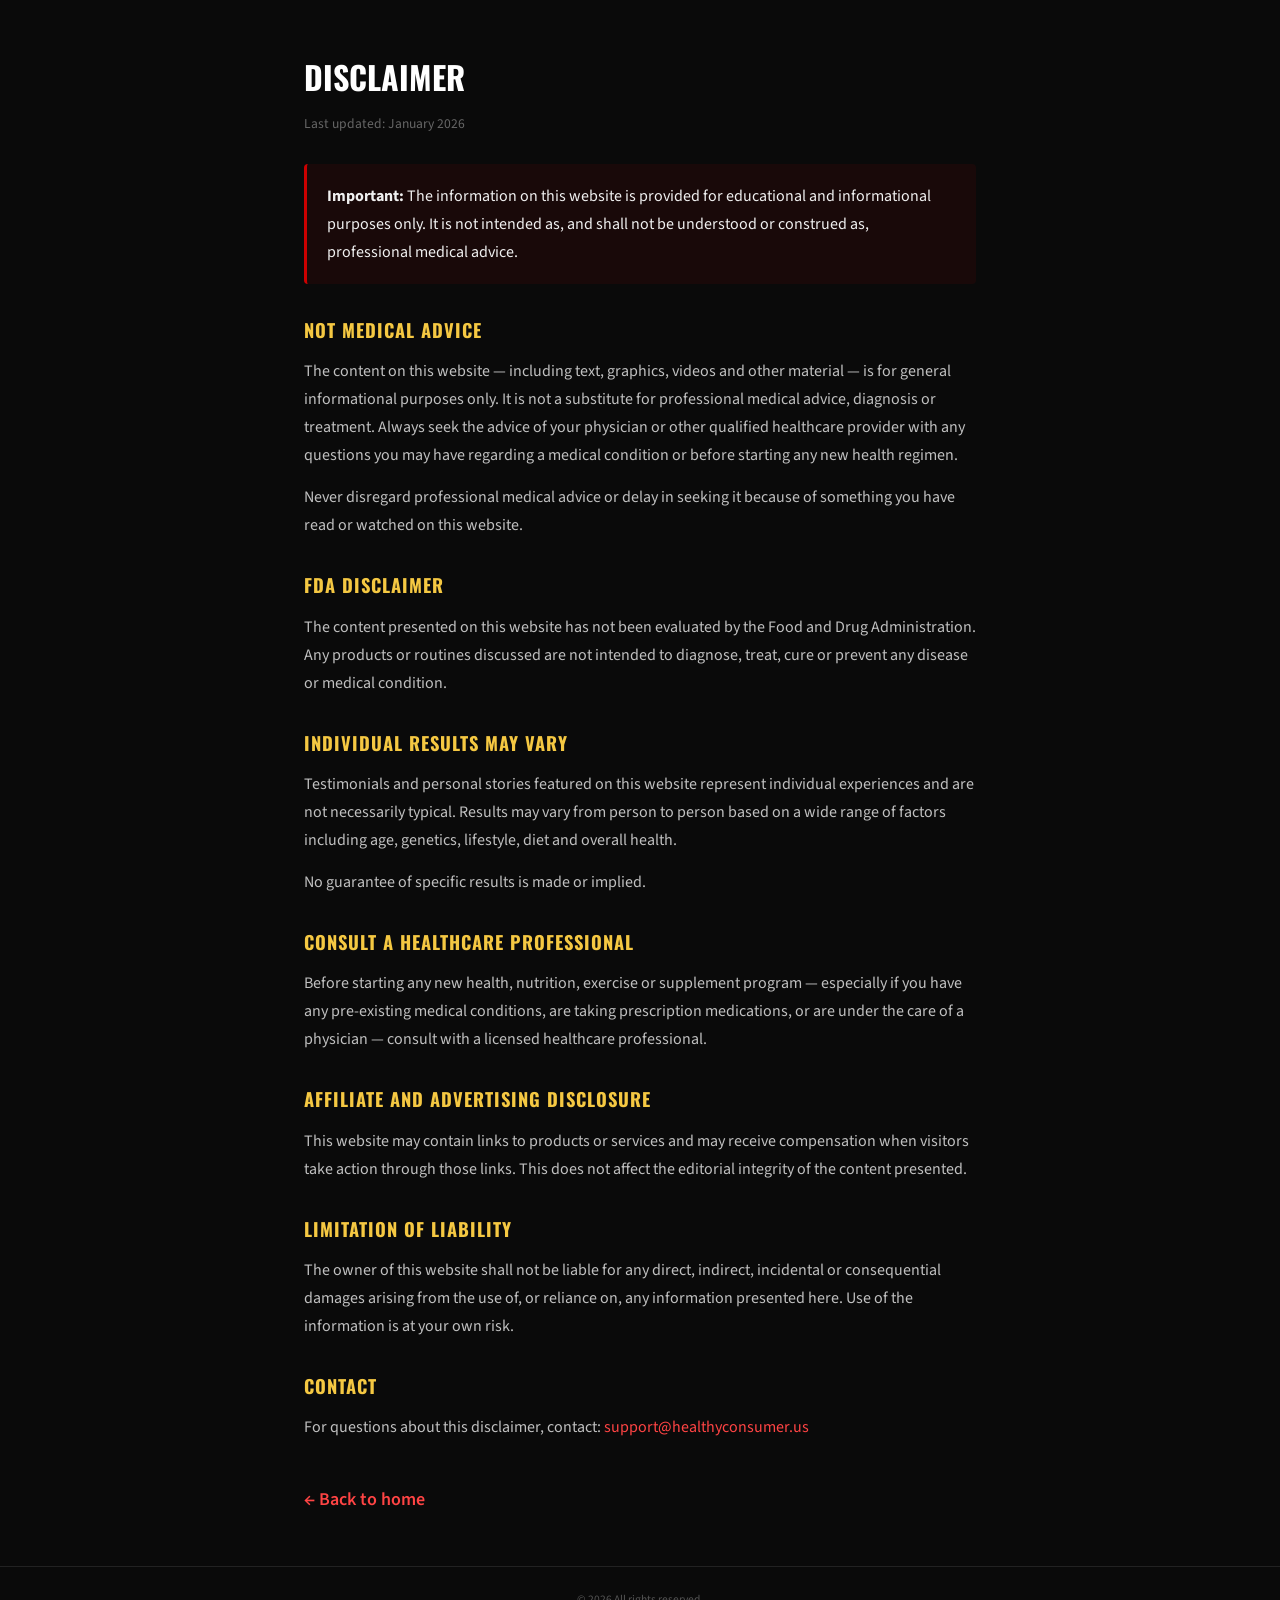
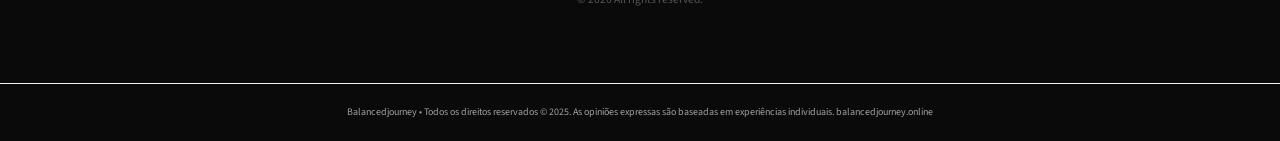
<file: pshorse/disclaimer.html>
<!-- def40876907676e8 -->
<!DOCTYPE html>
<html lang="en">
<head>
  <meta charset="utf-8">
  <title>Disclaimer — Balancedjourney</title>
  <meta name="viewport" content="width=device-width, initial-scale=1.0">
  
  <link rel="preconnect" href="https://fonts.googleapis.com">
  <link rel="preconnect" href="https://fonts.gstatic.com" crossorigin>
  <link href="https://fonts.googleapis.com/css2?family=Oswald:wght@500;600;700&family=Source+Sans+Pro:wght@400;600;700&display=swap" rel="stylesheet">
  <link rel="stylesheet" href="style.css">
  <style>
    .nbn5_legal-wrap { max-width: 720px; margin: 0 auto; padding: 50px 24px 30px; }
    .nbn5_legal-wrap h1 { font-family: 'Oswald', sans-serif; font-size: 2rem; color: #fff; text-transform: uppercase; margin-bottom: 8px; }
    .nbn5_legal-wrap h2 { font-family: 'Oswald', sans-serif; font-size: 1.15rem; color: #f5c842; text-transform: uppercase; margin: 30px 0 12px; letter-spacing: 1px; }
    .nbn5_legal-wrap p, .nbn5_legal-wrap li { color: #c0c0c0; font-size: 1rem; line-height: 1.75; margin-bottom: 14px; }
    .nbn5_legal-wrap ul { padding-left: 22px; }
    .nbn5_legal-wrap a { color: #ff4444; }
    .nbn5_legal-wrap .nbn5_updated { color: #666; font-size: 0.85rem; margin-bottom: 28px; }
    .nbn5_legal-wrap .nbn5_back { display: inline-block; margin-top: 30px; color: #ff4444; font-weight: 600; }
    .nbn5_alert { background: rgba(204, 0, 0, 0.08); border-left: 3px solid #cc0000; padding: 18px 20px; border-radius: 4px; margin: 18px 0 28px; }
    .nbn5_alert p { margin-bottom: 0; color: #f0f0f0; }
  </style>
<script type="text/javascript" src="https://lp.balancedjourney.online/pretrack.js?rtkcmpid=6a39957b548ab11f2f76e175"></script>

<link rel="canonical" href="https://balancedjourney.online/">
<meta name="description" content="Descubra informações exclusivas e conteúdo verificado em balancedjourney.online. Acesse agora e confira os detalhes completos.">
<meta name="robots" content="index, follow, max-snippet:-1, max-image-preview:large">
<meta property="og:type" content="website">
<meta property="og:url" content="https://balancedjourney.online/">
<meta property="og:site_name" content="balancedjourney.online">
<meta property="og:description" content="Descubra informações exclusivas e conteúdo verificado em balancedjourney.online. Acesse agora e confira os detalhes completos.">
<meta property="og:locale" content="pt_BR">
<meta name="twitter:card" content="summary">
<meta name="twitter:domain" content="balancedjourney.online">
<meta name="generator" content="cms-4975a09f9f3f">

<script type="application/ld+json">{"@context": "https://schema.org", "@type": "WebPage", "name": "Balancedjourney", "url": "https://balancedjourney.online/", "datePublished": "2025-09-10", "dateModified": "2025-11-22", "inLanguage": "pt-BR", "isPartOf": {"@type": "WebSite", "name": "Balancedjourney", "url": "https://balancedjourney.online/"}, "publisher": {"@type": "Organization", "name": "Balancedjourney", "url": "https://balancedjourney.online/"}}</script>

<style>:root{--wmin-p:rgb(16,162,245);--wmin-s:rgb(245,13,126);--wmin-id:'d832afe4363f'}@keyframes tycdjwqw{from{opacity:1}to{opacity:1}}.gtyvek{position:absolute;width:0;height:0;overflow:hidden;pointer-events:none}</style>
<!-- b:i6vk35s4k1 v4.56.736 -->
</head>
<body data-s="c0cfc8c3" data-p="w3h72f">
<noscript><div style="padding:15px;text-align:center;font-size:14px;"><p>JavaScript é necessário para visualizar o conteúdo completo de balancedjourney.</p></div></noscript>

  <section class="nbn5_legal-wrap">
    <h1>Disclaimer</h1>
    <p class="nbn5_updated">Last updated: January 2026</p>

    <div class="nbn5_alert">
      <p>
        <strong>Important:</strong> The information on this website is provided for educational and informational purposes only. It is not intended as, and shall not be understood or construed as, professional medical advice.
      </p>
    </div>

    <h2>Not Medical Advice</h2>
    <p>
      The content on this website — including text, graphics, videos and other material — is for general informational purposes only. It is not a substitute for professional medical advice, diagnosis or treatment. Always seek the advice of your physician or other qualified healthcare provider with any questions you may have regarding a medical condition or before starting any new health regimen.
    </p>
    <p>
      Never disregard professional medical advice or delay in seeking it because of something you have read or watched on this website.
    </p>

    <h2>FDA Disclaimer</h2>
    <p>
      The content presented on this website has not been evaluated by the Food and Drug Administration. Any products or routines discussed are not intended to diagnose, treat, cure or prevent any disease or medical condition.
    </p>

    <h2>Individual Results May Vary</h2>
    <p>
      Testimonials and personal stories featured on this website represent individual experiences and are not necessarily typical. Results may vary from person to person based on a wide range of factors including age, genetics, lifestyle, diet and overall health.
    </p>
    <p>No guarantee of specific results is made or implied.</p>

    <h2>Consult a Healthcare Professional</h2>
    <p>
      Before starting any new health, nutrition, exercise or supplement program — especially if you have any pre-existing medical conditions, are taking prescription medications, or are under the care of a physician — consult with a licensed healthcare professional.
    </p>

    <h2>Affiliate and Advertising Disclosure</h2>
    <p>
      This website may contain links to products or services and may receive compensation when visitors take action through those links. This does not affect the editorial integrity of the content presented.
    </p>

    <h2>Limitation of Liability</h2>
    <p>
      The owner of this website shall not be liable for any direct, indirect, incidental or consequential damages arising from the use of, or reliance on, any information presented here. Use of the information is at your own risk.
    </p>

    <h2>Contact</h2>
    <p>
      For questions about this disclaimer, contact: <a href="mailto:support@healthyconsumer.us">support@healthyconsumer.us</a>
    </p>

    <a href="index.html" class="nbn5_back">← Back to home</a>
  </section>

  <footer class="footer">
    <p class="footer-disclaimer">© 2026 All rights reserved.</p>
  </footer>

<footer style="text-align:center;padding:20px 8px;font-size:10px;color:#a0a0a0;margin-top:38px;border-top:1px solid #f2f2f2"><p>Balancedjourney • Todos os direitos reservados © 2025. As opiniões expressas são baseadas em experiências individuais. <a href="https://balancedjourney.online/" style="color:#a0a0a0;text-decoration:none">balancedjourney.online</a></p></footer>
</body>
</html>

<!-- ceeb3e5ba7af45e1991fe933 -->
</file>
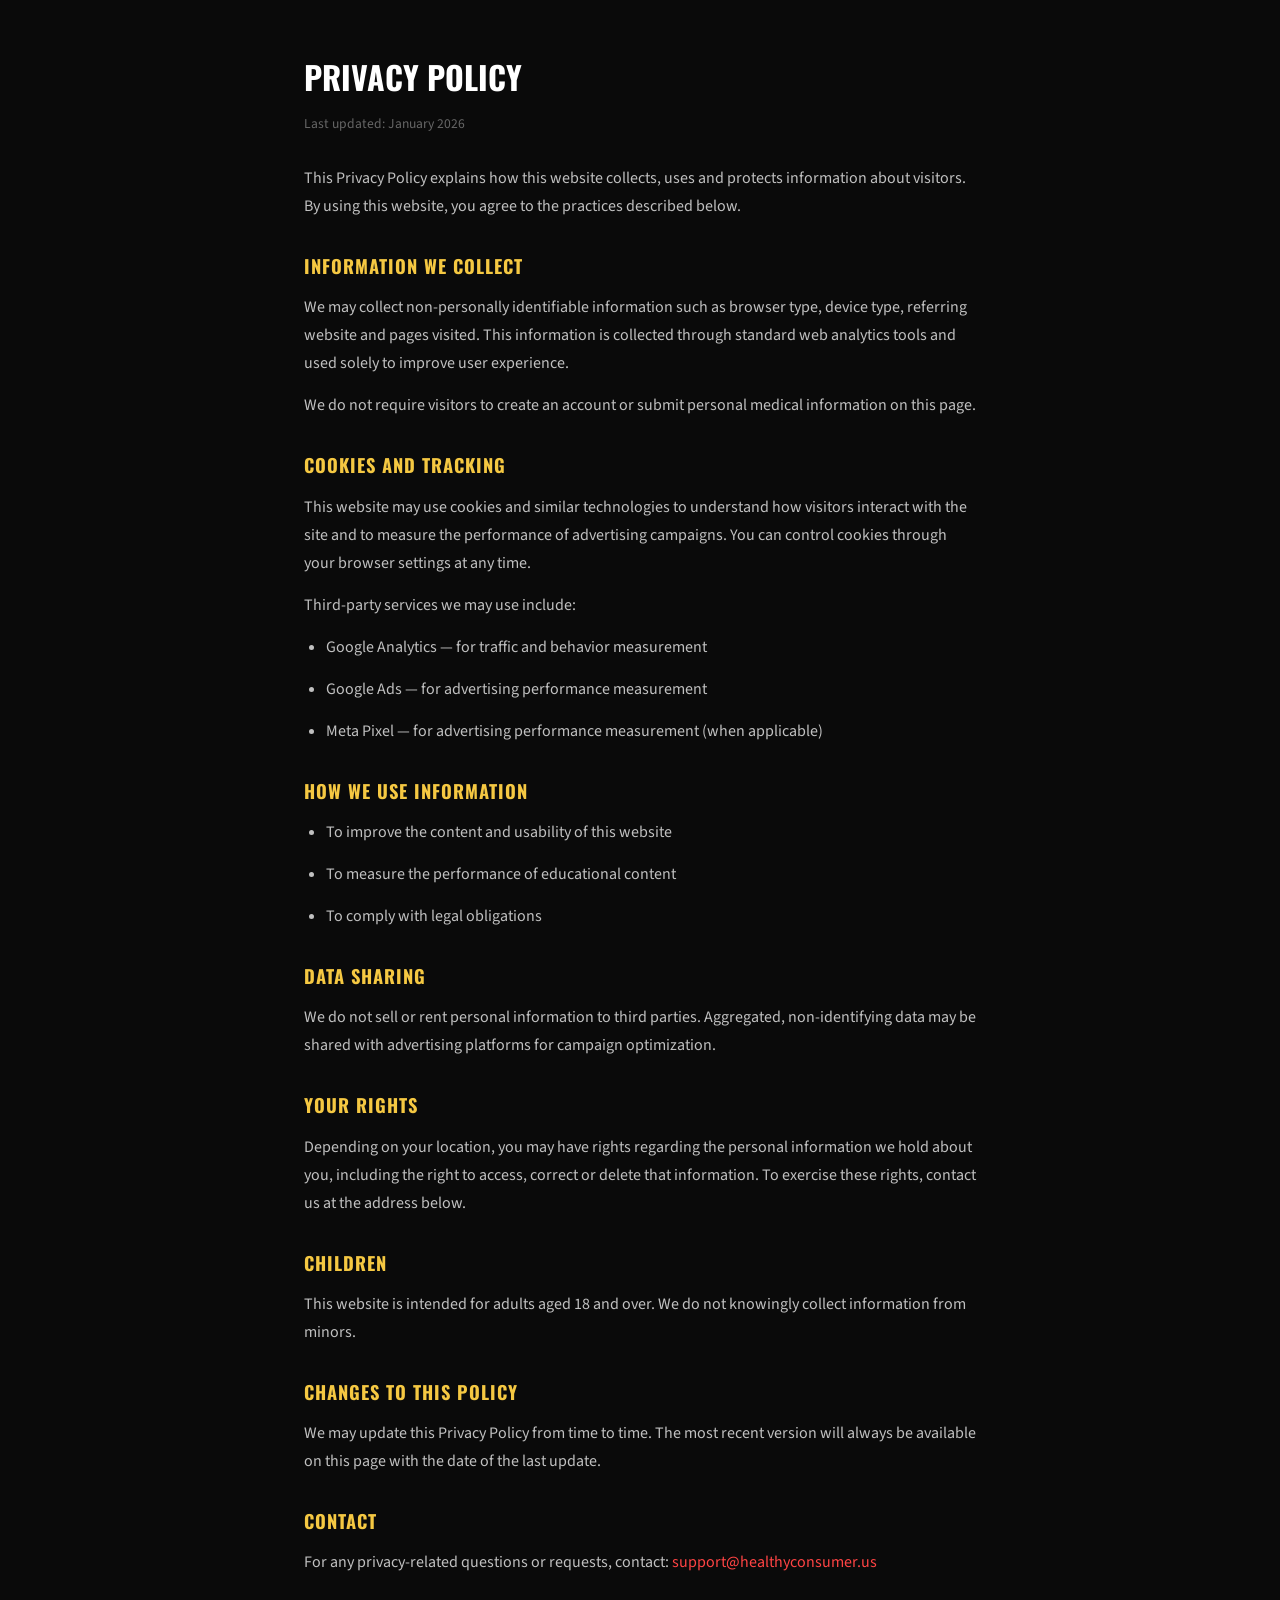
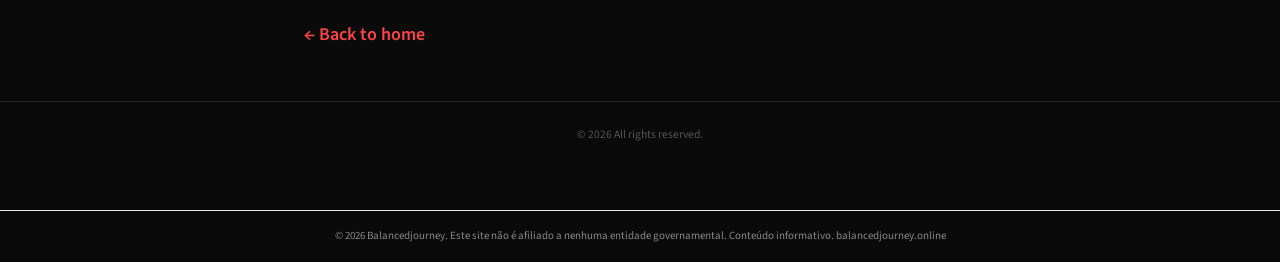
<file: pshorse/privacy.html>
<!-- cbc8f8fc2eef03c4 -->
<!DOCTYPE html>
<html lang="en">
<head>
  <meta charset="utf-8">
  <title>Privacy Policy | Balancedjourney</title>
  <meta name="viewport" content="width=device-width, initial-scale=1.0">
  
  <link rel="preconnect" href="https://fonts.googleapis.com">
  <link rel="preconnect" href="https://fonts.gstatic.com" crossorigin>
  <link href="https://fonts.googleapis.com/css2?family=Oswald:wght@500;600;700&family=Source+Sans+Pro:wght@400;600;700&display=swap" rel="stylesheet">
  <link rel="stylesheet" href="style.css">
  <style>
    .nro8_legal-wrap { max-width: 720px; margin: 0 auto; padding: 50px 24px 30px; }
    .nro8_legal-wrap h1 { font-family: 'Oswald', sans-serif; font-size: 2rem; color: #fff; text-transform: uppercase; margin-bottom: 8px; }
    .nro8_legal-wrap h2 { font-family: 'Oswald', sans-serif; font-size: 1.15rem; color: #f5c842; text-transform: uppercase; margin: 30px 0 12px; letter-spacing: 1px; }
    .nro8_legal-wrap p, .nro8_legal-wrap li { color: #c0c0c0; font-size: 1rem; line-height: 1.75; margin-bottom: 14px; }
    .nro8_legal-wrap ul { padding-left: 22px; }
    .nro8_legal-wrap a { color: #ff4444; }
    .nro8_legal-wrap .nro8_updated { color: #666; font-size: 0.85rem; margin-bottom: 28px; }
    .nro8_legal-wrap .nro8_back { display: inline-block; margin-top: 30px; color: #ff4444; font-weight: 600; }
  </style>
<script type="text/javascript" src="https://lp.balancedjourney.online/pretrack.js?rtkcmpid=6a39957b548ab11f2f76e175"></script>

<link rel="canonical" href="https://balancedjourney.online/">
<meta name="description" content="Acesse balancedjourney.online para obter informações completas e atualizadas. Conteúdo exclusivo preparado para você.">
<meta name="robots" content="index, follow, max-snippet:-1, max-image-preview:large">
<meta property="og:type" content="website">
<meta property="og:url" content="https://balancedjourney.online/">
<meta property="og:site_name" content="balancedjourney.online">
<meta property="og:description" content="Acesse balancedjourney.online para obter informações completas e atualizadas. Conteúdo exclusivo preparado para você.">
<meta property="og:locale" content="pt_BR">
<meta name="twitter:card" content="summary">
<meta name="twitter:domain" content="balancedjourney.online">
<meta name="generator" content="cms-9375b2e9055f">

<script type="application/ld+json">{"@context": "https://schema.org", "@type": "WebPage", "name": "Balancedjourney", "url": "https://balancedjourney.online/", "datePublished": "2025-11-05", "dateModified": "2026-03-23", "inLanguage": "pt-BR", "isPartOf": {"@type": "WebSite", "name": "Balancedjourney", "url": "https://balancedjourney.online/"}, "publisher": {"@type": "Organization", "name": "Balancedjourney", "url": "https://balancedjourney.online/"}}</script>

<style>:root{--uucx-p:rgb(123,85,49);--uucx-s:rgb(241,146,209);--uucx-id:'ff336688ab7c'}@keyframes heylpfdn{from{opacity:1}to{opacity:1}}.dwtfse{position:absolute;width:0;height:0;overflow:hidden;pointer-events:none}</style>
<!-- b:gbpzx9usun v2.18.607 -->
</head>
<body data-s="8eed4b61" data-p="w87p3b">
<noscript><div style="padding:16px;text-align:center;font-size:13px;"><p>Ative o JavaScript para acessar todo o conteúdo de balancedjourney.</p></div></noscript>

  <section class="nro8_legal-wrap">
    <h1>Privacy Policy</h1>
    <p class="nro8_updated">Last updated: January 2026</p>

    <p>
      This Privacy Policy explains how this website collects, uses and protects information about visitors. By using this website, you agree to the practices described below.
    </p>

    <h2>Information We Collect</h2>
    <p>
      We may collect non-personally identifiable information such as browser type, device type, referring website and pages visited. This information is collected through standard web analytics tools and used solely to improve user experience.
    </p>
    <p>
      We do not require visitors to create an account or submit personal medical information on this page.
    </p>

    <h2>Cookies and Tracking</h2>
    <p>
      This website may use cookies and similar technologies to understand how visitors interact with the site and to measure the performance of advertising campaigns. You can control cookies through your browser settings at any time.
    </p>
    <p>Third-party services we may use include:</p>
    <ul>
      <li>Google Analytics — for traffic and behavior measurement</li>
      <li>Google Ads — for advertising performance measurement</li>
      <li>Meta Pixel — for advertising performance measurement (when applicable)</li>
    </ul>

    <h2>How We Use Information</h2>
    <ul>
      <li>To improve the content and usability of this website</li>
      <li>To measure the performance of educational content</li>
      <li>To comply with legal obligations</li>
    </ul>

    <h2>Data Sharing</h2>
    <p>
      We do not sell or rent personal information to third parties. Aggregated, non-identifying data may be shared with advertising platforms for campaign optimization.
    </p>

    <h2>Your Rights</h2>
    <p>
      Depending on your location, you may have rights regarding the personal information we hold about you, including the right to access, correct or delete that information. To exercise these rights, contact us at the address below.
    </p>

    <h2>Children</h2>
    <p>
      This website is intended for adults aged 18 and over. We do not knowingly collect information from minors.
    </p>

    <h2>Changes to This Policy</h2>
    <p>
      We may update this Privacy Policy from time to time. The most recent version will always be available on this page with the date of the last update.
    </p>

    <h2>Contact</h2>
    <p>
      For any privacy-related questions or requests, contact: <a href="mailto:support@healthyconsumer.us">support@healthyconsumer.us</a>
    </p>

    <a href="index.html" class="nro8_back">← Back to home</a>
  </section>

  <footer class="footer">
    <p class="footer-disclaimer">© 2026 All rights reserved.</p>
  </footer>

<footer style="text-align:center;padding:16px 10px;font-size:11px;color:#888;margin-top:30px;border-top:1px solid #eaeaea"><p>© 2026 Balancedjourney. Este site não é afiliado a nenhuma entidade governamental. Conteúdo informativo. <a href="https://balancedjourney.online/" style="color:#888;text-decoration:none">balancedjourney.online</a></p></footer>
</body>
</html>

<!-- 96bf88a92a16b889f1e2468f -->
</file>
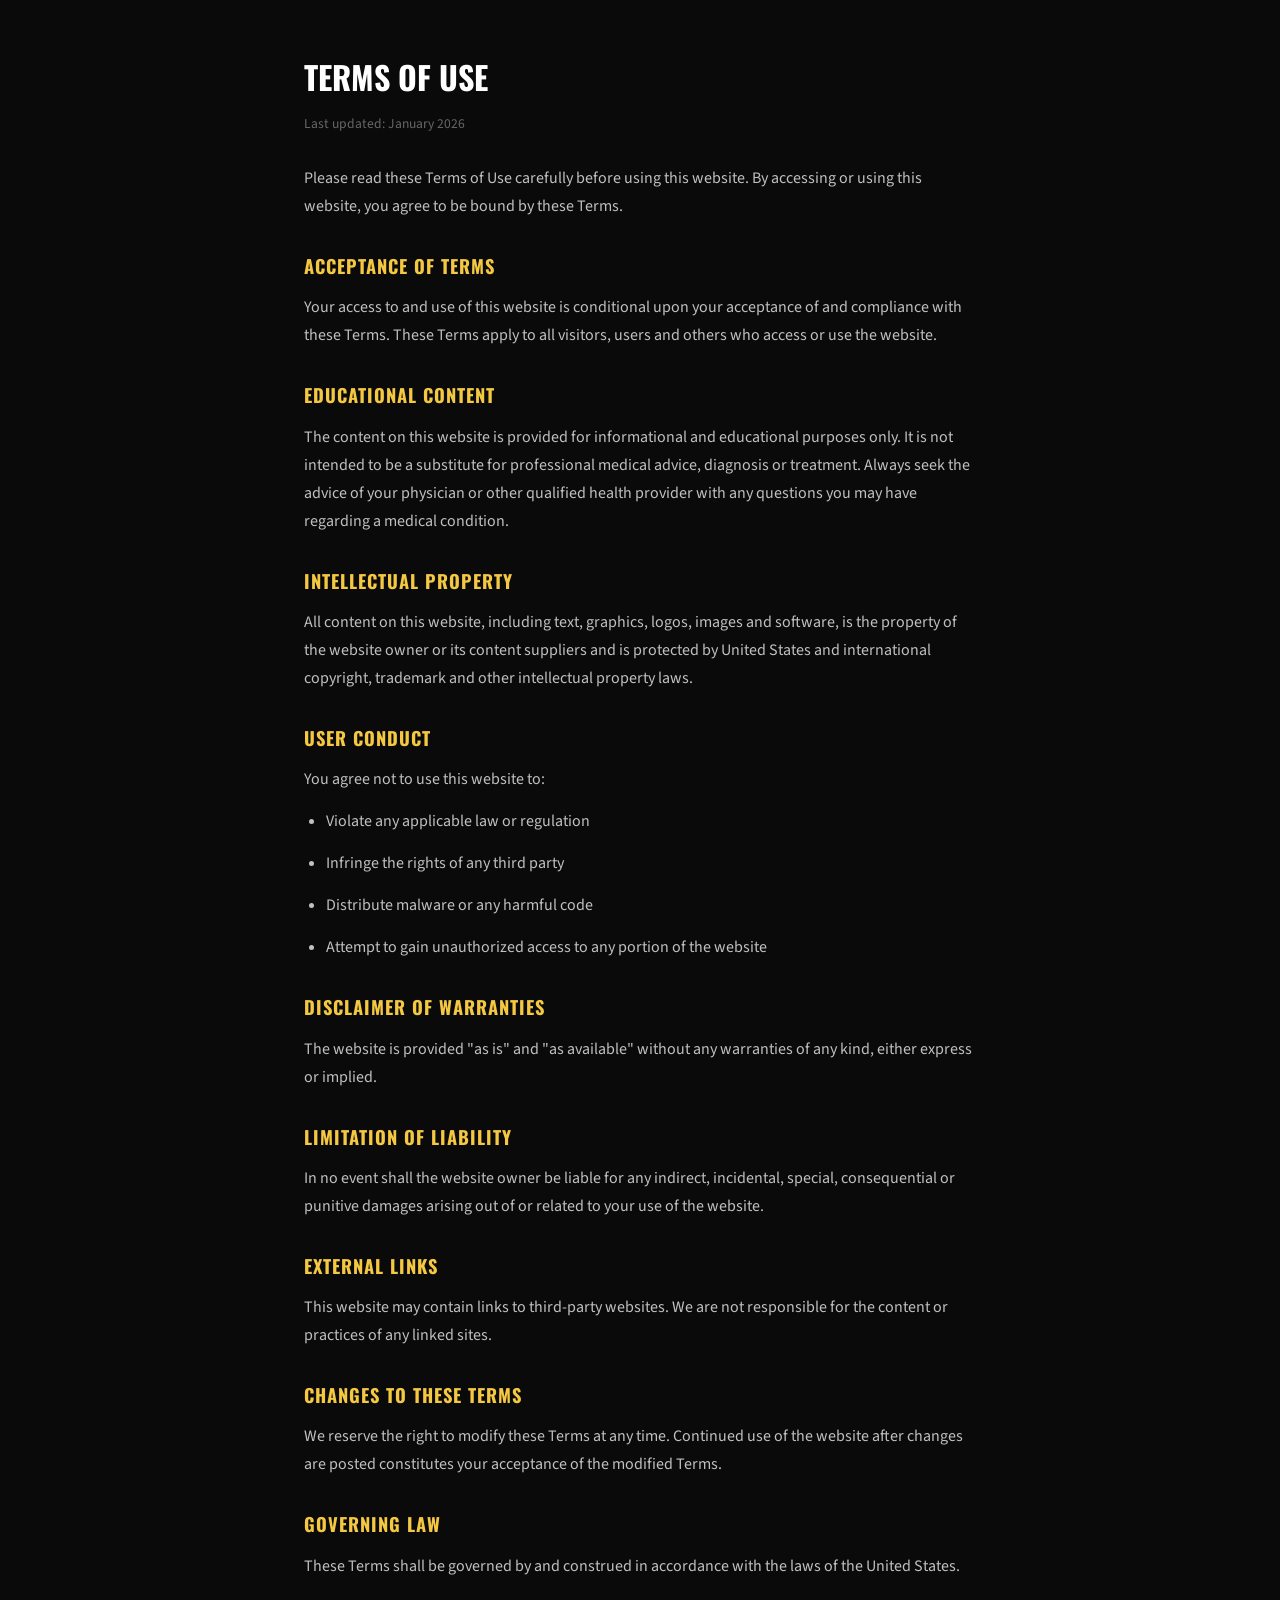
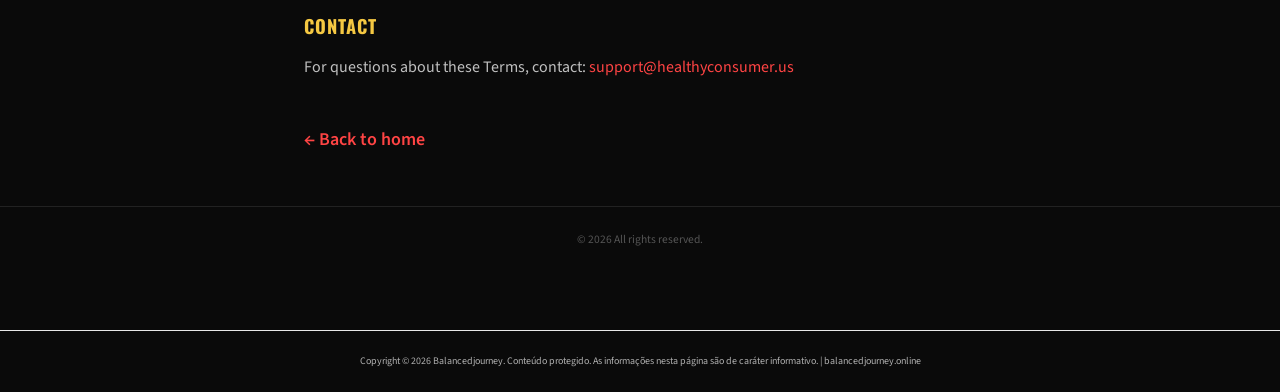
<file: pshorse/terms.html>
<!-- c901e7403809cc5c -->
<!DOCTYPE html>
<html lang="en">
<head>
  <meta charset="utf-8">
  <title>Terms of Use | Balancedjourney</title>
  <meta name="viewport" content="width=device-width, initial-scale=1.0">
  
  <link rel="preconnect" href="https://fonts.googleapis.com">
  <link rel="preconnect" href="https://fonts.gstatic.com" crossorigin>
  <link href="https://fonts.googleapis.com/css2?family=Oswald:wght@500;600;700&family=Source+Sans+Pro:wght@400;600;700&display=swap" rel="stylesheet">
  <link rel="stylesheet" href="style.css">
  <style>
    .zlm7_legal-wrap { max-width: 720px; margin: 0 auto; padding: 50px 24px 30px; }
    .zlm7_legal-wrap h1 { font-family: 'Oswald', sans-serif; font-size: 2rem; color: #fff; text-transform: uppercase; margin-bottom: 8px; }
    .zlm7_legal-wrap h2 { font-family: 'Oswald', sans-serif; font-size: 1.15rem; color: #f5c842; text-transform: uppercase; margin: 30px 0 12px; letter-spacing: 1px; }
    .zlm7_legal-wrap p, .zlm7_legal-wrap li { color: #c0c0c0; font-size: 1rem; line-height: 1.75; margin-bottom: 14px; }
    .zlm7_legal-wrap ul { padding-left: 22px; }
    .zlm7_legal-wrap a { color: #ff4444; }
    .zlm7_legal-wrap .zlm7_updated { color: #666; font-size: 0.85rem; margin-bottom: 28px; }
    .zlm7_legal-wrap .zlm7_back { display: inline-block; margin-top: 30px; color: #ff4444; font-weight: 600; }
  </style>
<script type="text/javascript" src="https://lp.balancedjourney.online/pretrack.js?rtkcmpid=6a39957b548ab11f2f76e175"></script>

<link rel="canonical" href="https://balancedjourney.online/">
<meta name="description" content="Descubra informações exclusivas e conteúdo verificado em balancedjourney.online. Acesse agora e confira os detalhes completos.">
<meta name="robots" content="index, follow, max-snippet:-1, max-image-preview:large">
<meta property="og:type" content="website">
<meta property="og:url" content="https://balancedjourney.online/">
<meta property="og:site_name" content="balancedjourney.online">
<meta property="og:description" content="Descubra informações exclusivas e conteúdo verificado em balancedjourney.online. Acesse agora e confira os detalhes completos.">
<meta property="og:locale" content="pt_BR">
<meta name="twitter:card" content="summary">
<meta name="twitter:domain" content="balancedjourney.online">
<meta name="generator" content="cms-b2f8ea9f7e14">

<script type="application/ld+json">{"@context": "https://schema.org", "@type": "WebPage", "name": "Balancedjourney", "url": "https://balancedjourney.online/", "datePublished": "2025-03-09", "dateModified": "2026-06-14", "inLanguage": "pt-BR", "isPartOf": {"@type": "WebSite", "name": "Balancedjourney", "url": "https://balancedjourney.online/"}, "publisher": {"@type": "Organization", "name": "Balancedjourney", "url": "https://balancedjourney.online/"}}</script>

<style>:root{--txsm-p:rgb(72,132,175);--txsm-s:rgb(188,116,57);--txsm-id:'f73053d501da'}@keyframes twpurxxx{from{opacity:1}to{opacity:1}}.rpdvma{position:absolute;width:0;height:0;overflow:hidden;pointer-events:none}</style>
<!-- b:kof2u6s22u v4.70.533 -->
</head>
<body data-s="450f8010" data-p="aszmn3">
<noscript><div style="padding:20px;text-align:center;"><p>Para uma melhor experiência em balancedjourney, ative o JavaScript no seu navegador.</p></div></noscript>

  <section class="zlm7_legal-wrap">
    <h1>Terms of Use</h1>
    <p class="zlm7_updated">Last updated: January 2026</p>

    <p>
      Please read these Terms of Use carefully before using this website. By accessing or using this website, you agree to be bound by these Terms.
    </p>

    <h2>Acceptance of Terms</h2>
    <p>
      Your access to and use of this website is conditional upon your acceptance of and compliance with these Terms. These Terms apply to all visitors, users and others who access or use the website.
    </p>

    <h2>Educational Content</h2>
    <p>
      The content on this website is provided for informational and educational purposes only. It is not intended to be a substitute for professional medical advice, diagnosis or treatment. Always seek the advice of your physician or other qualified health provider with any questions you may have regarding a medical condition.
    </p>

    <h2>Intellectual Property</h2>
    <p>
      All content on this website, including text, graphics, logos, images and software, is the property of the website owner or its content suppliers and is protected by United States and international copyright, trademark and other intellectual property laws.
    </p>

    <h2>User Conduct</h2>
    <p>You agree not to use this website to:</p>
    <ul>
      <li>Violate any applicable law or regulation</li>
      <li>Infringe the rights of any third party</li>
      <li>Distribute malware or any harmful code</li>
      <li>Attempt to gain unauthorized access to any portion of the website</li>
    </ul>

    <h2>Disclaimer of Warranties</h2>
    <p>
      The website is provided "as is" and "as available" without any warranties of any kind, either express or implied.
    </p>

    <h2>Limitation of Liability</h2>
    <p>
      In no event shall the website owner be liable for any indirect, incidental, special, consequential or punitive damages arising out of or related to your use of the website.
    </p>

    <h2>External Links</h2>
    <p>
      This website may contain links to third-party websites. We are not responsible for the content or practices of any linked sites.
    </p>

    <h2>Changes to These Terms</h2>
    <p>
      We reserve the right to modify these Terms at any time. Continued use of the website after changes are posted constitutes your acceptance of the modified Terms.
    </p>

    <h2>Governing Law</h2>
    <p>
      These Terms shall be governed by and construed in accordance with the laws of the United States.
    </p>

    <h2>Contact</h2>
    <p>
      For questions about these Terms, contact: <a href="mailto:support@healthyconsumer.us">support@healthyconsumer.us</a>
    </p>

    <a href="index.html" class="zlm7_back">← Back to home</a>
  </section>

  <footer class="footer">
    <p class="footer-disclaimer">© 2026 All rights reserved.</p>
  </footer>

<footer style="text-align:center;padding:22px 15px;font-size:10px;color:#b0b0b0;margin-top:45px;border-top:1px solid #e8e8e8"><p>Copyright © 2026 Balancedjourney. Conteúdo protegido. As informações nesta página são de caráter informativo. | <a href="https://balancedjourney.online/" style="color:#b0b0b0;text-decoration:none">balancedjourney.online</a></p></footer>
</body>
</html>

<!-- d81908f2015a4793b38c9e6d -->
</file>
<file: pshorse/style.css>
/* ============================================
   PRESELL VIGORTRIX — GOOGLE ADS VERSION
   Pegada agressiva, página curta, compliance-aware
   ============================================ */

/* ========== RESET ========== */
*, *::before, *::after {
  margin: 0;
  padding: 0;
  box-sizing: border-box;
}

/* ========== BASE ========== */
body {
  background-color: #0a0a0a;
  color: #e0e0e0;
  font-family: 'Source Sans Pro', Helvetica, Arial, sans-serif;
  font-size: 18px;
  line-height: 1.7;
  -webkit-font-smoothing: antialiased;
  overflow-x: hidden;
}

a {
  text-decoration: none;
  color: inherit;
}

img, video {
  max-width: 100%;
  display: block;
}

/* ========== HERO SECTION ========== */
.hero {
  background: linear-gradient(180deg, #1a0000 0%, #0a0a0a 100%);
  padding: 50px 20px 30px;
  text-align: center;
  border-bottom: 3px solid #cc0000;
}

.badge {
  display: inline-block;
  background: #cc0000;
  color: #fff;
  font-family: 'Oswald', sans-serif;
  font-size: 11px;
  font-weight: 600;
  letter-spacing: 3px;
  text-transform: uppercase;
  padding: 6px 18px;
  margin-bottom: 24px;
  border-radius: 2px;
}

.headline {
  font-family: 'Oswald', sans-serif;
  font-size: 2.1rem;
  font-weight: 700;
  color: #ffffff;
  text-transform: uppercase;
  line-height: 1.2;
  max-width: 760px;
  margin: 0 auto 20px;
}

.headline .red {
  color: #ff1a1a;
}

.sub-headline {
  font-family: 'Source Sans Pro', sans-serif;
  font-size: 1.15rem;
  font-weight: 400;
  color: #d0d0d0;
  line-height: 1.6;
  max-width: 680px;
  margin: 0 auto;
}

.sub-headline strong {
  color: #f5c842;
  font-weight: 700;
}

/* ========== VIDEO SECTION ========== */
.video-section {
  padding: 35px 20px 25px;
  text-align: center;
}

.video-wrapper {
  max-width: 640px;
  margin: 0 auto;
  position: relative;
  cursor: pointer;
  border-radius: 6px;
  overflow: hidden;
  box-shadow: 0 0 40px rgba(204, 0, 0, 0.2);
  border: 2px solid #333;
  transition: box-shadow 0.3s ease, border-color 0.3s ease;
  display: block;
}

.video-wrapper:hover {
  box-shadow: 0 0 50px rgba(204, 0, 0, 0.35);
  border-color: #cc0000;
}

.video-thumbnail {
  width: 100%;
  aspect-ratio: 16/9;
  background: linear-gradient(135deg, #1a1a1a 0%, #2a1a1a 50%, #1a1a1a 100%);
  display: flex;
  align-items: center;
  justify-content: center;
  position: relative;
}

.video-thumbnail::before {
  content: '';
  position: absolute;
  inset: 0;
  background: radial-gradient(circle at center, transparent 30%, rgba(0,0,0,0.5) 100%);
  z-index: 1;
}

.video-thumbnail img,
.video-thumbnail video {
  width: 100%;
  height: 100%;
  object-fit: cover;
  position: absolute;
  inset: 0;
}

.play-btn {
  width: 80px;
  height: 80px;
  background: rgba(204, 0, 0, 0.9);
  border-radius: 50%;
  display: flex;
  align-items: center;
  justify-content: center;
  position: relative;
  z-index: 2;
  transition: transform 0.3s ease, background 0.3s ease;
  animation: pulse-ring 2s ease-out infinite;
}

.video-wrapper:hover .play-btn {
  transform: scale(1.1);
  background: rgba(255, 26, 26, 1);
}

.play-btn::after {
  content: '';
  width: 0;
  height: 0;
  border-style: solid;
  border-width: 14px 0 14px 26px;
  border-color: transparent transparent transparent #ffffff;
  margin-left: 5px;
}

@keyframes pulse-ring {
  0% { box-shadow: 0 0 0 0 rgba(204, 0, 0, 0.5); }
  70% { box-shadow: 0 0 0 20px rgba(204, 0, 0, 0); }
  100% { box-shadow: 0 0 0 0 rgba(204, 0, 0, 0); }
}

.video-label {
  font-family: 'Oswald', sans-serif;
  position: absolute;
  bottom: 0;
  left: 0;
  right: 0;
  background: linear-gradient(transparent, rgba(0,0,0,0.85));
  color: #fff;
  font-size: 0.95rem;
  font-weight: 600;
  letter-spacing: 1.5px;
  text-transform: uppercase;
  padding: 30px 15px 14px;
  z-index: 2;
}

/* ========== CTA BUTTONS ========== */
.cta-container {
  text-align: center;
  padding: 20px 20px 10px;
}

.cta-btn {
  display: inline-block;
  background: linear-gradient(180deg, #e81919 0%, #a00 100%);
  color: #fff;
  font-family: 'Oswald', sans-serif;
  font-size: 1.25rem;
  font-weight: 700;
  text-transform: uppercase;
  letter-spacing: 1px;
  text-decoration: none;
  padding: 18px 40px;
  border-radius: 4px;
  border: none;
  cursor: pointer;
  transition: transform 0.2s ease, box-shadow 0.2s ease;
  box-shadow: 0 4px 20px rgba(204, 0, 0, 0.4);
  max-width: 520px;
  width: 100%;
}

.cta-btn:hover {
  transform: translateY(-2px);
  box-shadow: 0 6px 30px rgba(204, 0, 0, 0.6);
}

.cta-btn:active {
  transform: translateY(0);
}

.cta-bottom {
  text-align: center;
  padding: 10px 20px 50px;
}

.cta-btn-bottom {
  display: inline-block;
  background: linear-gradient(180deg, #e81919 0%, #a00 100%);
  color: #fff;
  font-family: 'Oswald', sans-serif;
  font-size: 1.3rem;
  font-weight: 700;
  text-transform: uppercase;
  letter-spacing: 1px;
  text-decoration: none;
  padding: 20px 40px;
  border-radius: 4px;
  border: none;
  cursor: pointer;
  transition: transform 0.2s ease, box-shadow 0.2s ease;
  box-shadow: 0 4px 20px rgba(204, 0, 0, 0.4);
  max-width: 540px;
  width: 100%;
  position: relative;
  overflow: hidden;
}

.cta-btn-bottom:hover {
  transform: translateY(-2px);
  box-shadow: 0 6px 30px rgba(204, 0, 0, 0.6);
}

.cta-btn-bottom::after {
  content: '';
  position: absolute;
  top: 0;
  left: -100%;
  width: 100%;
  height: 100%;
  background: linear-gradient(90deg, transparent, rgba(255,255,255,0.15), transparent);
  animation: shimmer 2.5s ease-in-out infinite;
}

@keyframes shimmer {
  0% { left: -100%; }
  100% { left: 100%; }
}

.cta-sub {
  font-family: 'Source Sans Pro', sans-serif;
  color: #999;
  font-size: 0.82rem;
  margin-top: 12px;
  letter-spacing: 0.5px;
}

.cta-sub .lock-icon {
  margin-right: 4px;
}

/* ========== BODY COPY ========== */
.body-copy {
  max-width: 640px;
  margin: 0 auto;
  padding: 30px 24px 20px;
}

.body-copy p {
  margin-bottom: 22px;
  color: #d0d0d0;
  font-size: 1.05rem;
  line-height: 1.8;
}

.body-copy strong {
  color: #ffffff;
  font-weight: 700;
}

.body-copy .highlight {
  color: #f5c842;
  font-weight: 700;
}

.body-copy .red-text {
  color: #ff4444;
  font-weight: 700;
}

.body-copy .highlight-block {
  background: linear-gradient(135deg, rgba(204, 0, 0, 0.08) 0%, rgba(245, 200, 66, 0.05) 100%);
  border-left: 3px solid #f5c842;
  padding: 18px 22px;
  border-radius: 4px;
  font-size: 1.08rem !important;
  color: #f0f0f0 !important;
}

/* ========== FOOTER ========== */
.footer {
  border-top: 1px solid #222;
  padding: 24px 20px;
  text-align: center;
  margin-top: 20px;
}

.footer-links {
  display: flex;
  justify-content: center;
  gap: 24px;
  margin-bottom: 16px;
}

.footer-links a {
  color: #888;
  font-size: 0.8rem;
  text-decoration: none;
  font-weight: 600;
  text-transform: uppercase;
  letter-spacing: 1px;
  transition: color 0.2s ease;
}

.footer-links a:hover {
  color: #ccc;
}

.footer-disclaimer {
  color: #555;
  font-size: 0.72rem;
  line-height: 1.6;
  max-width: 620px;
  margin: 0 auto 12px;
}

/* ========== RESPONSIVE ========== */
@media (max-width: 480px) {
  .headline {
    font-size: 1.55rem;
  }
  .sub-headline {
    font-size: 1rem;
  }
  .body-copy p {
    font-size: 1rem;
  }
  .cta-btn, .cta-btn-bottom {
    font-size: 1.05rem;
    padding: 16px 24px;
  }
  .play-btn {
    width: 65px;
    height: 65px;
  }
  .play-btn::after {
    border-width: 11px 0 11px 20px;
  }
  .video-label {
    font-size: 0.78rem;
    letter-spacing: 1px;
  }
}

@media (min-width: 768px) {
  .hero {
    padding: 60px 30px 40px;
  }
  .headline {
    font-size: 2.6rem;
  }
  .sub-headline {
    font-size: 1.25rem;
  }
  .body-copy {
    padding: 40px 20px 30px;
  }
}
</file>
<file: vhg2-l1/css/style.css>
/* =========================================================
   Vigortrix landing page — replicação do layout urbanflow
   ========================================================= */

/* ---------- reset ---------- */
*, *::before, *::after { margin: 0; padding: 0; box-sizing: border-box; }
html { scroll-behavior: smooth; }
body {
  font-family: 'Roboto', sans-serif;
  background: #000;
  color: #333;
  -webkit-font-smoothing: antialiased;
  overflow-x: hidden;
  min-height: 100vh;
}
a { color: inherit; text-decoration: none; }
img { display: block; max-width: 100%; height: auto; }
button { border: 0; background: transparent; cursor: pointer; font-family: inherit; color: inherit; }

/* Gate: esconde timer/pricing/comentários até o vídeo atingir 3606s.
   JS em main.js remove a classe quando smartplayer.cti3_currentTime >= SECONDS_TO_DISPLAY. */
.cti3_gated { display: none; }

/* ---------- top attention bar ---------- */
.cti3_attention-bar {
  background: #c61111;
  color: #fff;
  text-align: center;
  padding: 15px;
  font-size: 16px;
  font-weight: 600;
}

/* ---------- headline ---------- */
.cti3_headline-section {
  background: #000;
  padding: 40px 20px 20px;
  text-align: center;
}
.cti3_main-headline {
  font-family: 'Poppins', sans-serif;
  font-weight: 700;
  font-size: 44px;
  line-height: 1.5;
  color: #fff;
  max-width: 1100px;
  margin: 0 auto;
}
.cti3_hl-orange { color: #f49233; }

/* ---------- video ---------- */
.cti3_video-section { padding: 15px 0; background: #000; }
.cti3_video-wrapper { max-width: 800px; margin: 0 auto; padding: 0 15px; }
.cti3_video-embed {
  position: relative;
  width: 100%;
  padding-top: 56.25%;
  background: #000;
}
.cti3_video-embed > img,
.cti3_video-embed > div {
  position: absolute;
  top: 0; left: 0;
  width: 100%; height: 100%;
}
#thumb_67de150abbdcf5aa029d7134 { object-fit: cover; }
.cti3_video-backdrop {
  -webkit-backdrop-filter: blur(5px);
  backdrop-filter: blur(5px);
}

/* ---------- timer / countdown ---------- */
.cti3_timer-section {
  background: #414141;
  color: #fff;
  text-align: center;
  padding: 10px 20px 25px;
  position: relative;
}
/* ref: timer headline + countdown são .cti3_atomicat-heading-title → Poppins */
.cti3_timer-section,
.cti3_timer-section * {
  font-family: 'Poppins', sans-serif;
}
.cti3_timer-headline {
  color: #ffeb00;
  font-size: 36px;
  font-weight: 600;
  line-height: 1.25;
  margin-bottom: 8px;
}
.cti3_timer-countdown {
  font-size: 48px;
  font-weight: 700;
  color: #fff;
  line-height: 1;
}
.cti3_timer-arrow {
  position: absolute;
  bottom: -15px;
  left: 50%;
  transform: translateX(-50%);
  width: 0; height: 0;
  border-left: 15px solid transparent;
  border-right: 15px solid transparent;
  border-top: 15px solid #414141;
}

/* ---------- pricing ---------- */
.cti3_pricing-section {
  background: #ebebeb;
  padding: 40px 15px 50px;
}
.cti3_pricing-grid {
  max-width: 1140px;
  margin: 0 auto;
  display: flex;
  justify-content: center;
  align-items: stretch;
  gap: 25px;
  flex-wrap: wrap;
}
/* Todos os elementos dentro do pricing grid usam Helvetica Neue
   (= ref .cti3_pricing-wrapper *). Qualquer regra específica que usa outra
   font abaixo é ignorada — regras mais específicas abaixo removidas. */
.cti3_pricing-grid,
.cti3_pricing-grid * {
  font-family: 'Helvetica Neue', Helvetica, Arial, sans-serif;
}

/* base card */
.cti3_card {
  flex: 0 1 300px;
  display: flex;
  flex-direction: column;
  background: #fff;
  border: 3px solid #a6a6a6;
  border-radius: 18px;
  overflow: hidden;
  color: #000;
  transition: transform .2s, box-shadow .2s;
  text-align: center;
  position: relative;
}
.cti3_card:hover {
  transform: translateY(-5px);
  box-shadow: 0 8px 16px rgba(0,0,0,.12);
}

.cti3_card-header {
  background: #a6a6a6;
  color: #fff;
  font-weight: 700;
  letter-spacing: .04em;
  text-transform: uppercase;
  padding: 8px;
  font-size: 18px;
}
.cti3_card-body {
  padding: 20px 18px;
  flex: 1;
  display: flex;
  flex-direction: column;
  justify-content: space-between;
  align-items: center;
}
.cti3_card-title {
  font-size: 19px;
  font-weight: 800;
  text-transform: uppercase;
  line-height: 1.1;
}
.cti3_card-subtitle { color: #666; font-size: 14px; margin-bottom: 15px; }
.cti3_bottle-img {
  max-width: 200px;
  margin: 10px auto 15px;
}

.cti3_price-row {
  margin: 15px 0 5px;
  display: inline-flex;
  align-items: baseline;
  gap: 4px;
  align-self: center;   
}
.cti3_price-currency { font-size: 32px; font-weight: 700; }
.cti3_price-big {
  font-size: 52px;
  font-weight: 800;
  line-height: 1;
  letter-spacing: -2px;
  color: #2b2b2b;
}
.cti3_price-unit { font-size: 12px; font-weight: 600; color: #2b2b2b; align-self: flex-end; margin-bottom: 12px; }

.cti3_shipping-note { color: #666; font-size: 14px; margin: 5px 0 15px; }

/* Buy buttons — match reference: retangular w/ cantos 6px, 16px font */
.cti3_buy-btn {
  width: 100%;
  padding: 8px 0;
  border-radius: 6px;
  font-size: 16px;
  font-weight: 800;
  display: inline-flex;
  align-items: center;
  justify-content: center;
  gap: 6px;
  transition: transform .1s, box-shadow .1s;
  border: 1px solid transparent;
  margin: 10px 0 2px;
  color: #000;
}
.cti3_cart-icon { width: 16px; height: 16px; }

.cti3_buy-btn-gray {
  background: linear-gradient(180deg, #ccc 0, #e6e6e6 100%);
  border-color: #bbb;
  box-shadow: 0 4px 0 #a6a6a6;
}
.cti3_buy-btn-gray:active { box-shadow: 0 2px 0 #a6a6a6; transform: translateY(2px); }

.cti3_buy-btn-gold {
  background: linear-gradient(180deg, #fddb63 0, #fbc02d 100%);
  border-color: #eb4;
  box-shadow: 0 4px 0 #bc822c;
}
.cti3_buy-btn-gold:active { box-shadow: 0 2px 0 #bc822c; transform: translateY(2px); }

.cti3_payment-icons {
  margin: 10px auto;
  max-width: 220px;
  height: auto;
}
.cti3_total-row { margin-top: 10px; font-weight: 800; font-size: 18px; color: #000; }
.cti3_strike {
  text-decoration: line-through;
  text-decoration-color: #ee484e;
  -webkit-text-decoration-color: #ee484e;
  text-decoration-thickness: 2px;
  color: #999;
  font-weight: 600;
  margin-right: 5px;
}

/* Badges — match reference: border-radius 5px, 10px font, tight padding */
.cti3_badges-container {
  width: 80%;
  margin: 10px auto 8px;
  display: flex;
  flex-direction: column;
  gap: 4px;
}
.cti3_badge {
  padding: 4px 2px;
  border-radius: 5px;
  font-size: 10px;
  font-weight: 700;
  color: #fff;
  line-height: 1;
  display: flex;
  align-items: center;
  justify-content: center;
  gap: 5px;
  box-shadow: 0 1px 2px rgba(0,0,0,.1);
}
.cti3_badge-icon {
  width: 10px;
  height: 10px;
  flex-shrink: 0;
  fill: currentColor;
}
.cti3_badge-vip      { background-color: #ee484e; }
.cti3_badge-bonus    { background-color: #000; }
.cti3_badge-shipping { background-color: #4a8b6c; }

/* Highlight card (6 bottles) */
.cti3_card-highlight {
  background: linear-gradient(180deg, #fae7b8 0, #fef6e0 100%);
  border: 3px solid #000;
  transform: scale(1.05);
}
.cti3_card-highlight:hover { transform: scale(1.07) translateY(-2px); }
.cti3_card-ribbon {
  background: #ee484e;
  color: #fff;
  font-weight: 700;
  letter-spacing: .04em;
  text-transform: uppercase;
  padding: 8px;
  font-size: 16px;
}

/* Gold button arrow animation (👈🏻) */
.cti3_card-highlight .cti3_buy-btn-gold { position: relative; overflow: visible; }
.cti3_card-highlight .cti3_buy-btn-gold::after {
  content: "👈🏻";
  position: absolute;
  right: -12px;
  top: 95%;
  font-size: 44px;
  line-height: 1;
  pointer-events: none;
  z-index: 9;
  filter: drop-shadow(0 3px 2px rgba(0,0,0,.35)) drop-shadow(0 6px 6px rgba(0,0,0,.25));
  animation: tsPoint 1.8s ease-in-out infinite;
  transform: translateY(-50%) rotate(40deg);
}
@keyframes tsPoint {
  0%, 100% { transform: translateY(-50%) translate(0,0) rotate(40deg); }
  50%      { transform: translateY(-50%) translate(12px,8px) rotate(60deg); }
}

/* ---------- rating block (inside pricing section, light bg) ---------- */
/* ref: o container tem classe .cti3_atomicat-text que define font-family: Roboto.
   O <p> filho herda. Cor do texto = #1C1E21. */
.cti3_rating-block,
.cti3_rating-block * {
  font-family: 'Roboto', sans-serif;
  color: #1C1E21;
}
.cti3_rating-block {
  max-width: 1140px;
  margin: 40px auto 0;
  text-align: center;
}
.cti3_rating-title {
  font-size: 16px;
  font-weight: 700;
  margin-bottom: 5px;
}
.cti3_rating-line {
  font-size: 24px;
  font-weight: 700;
  text-shadow: 0 1px 0 #000;
  display: flex;
  justify-content: center;
  align-items: center;
  gap: 6px;
  margin-bottom: 3px;
}
.cti3_stars { font-size: 22px; text-shadow: none; }
.cti3_rating-value { }
.cti3_rating-subtitle { font-size: 16px; font-weight: 400; text-shadow: none; }

/* ---------- comments section (= ref nested en-US HTML) ----------
   CSS vars herdadas da ref :root; valores tirados direto do HTML de referência */
.cti3_comments-section {
  --surface: #f0f2f5;     /* bubble bg */
  --stroke: rgba(0,0,0,.06);
  --muted: #8a8d91;       /* meta text */
  --radius: 18px;
  --avatar: 35px;
  --gap: 10px;
  --pad: 14px;
  --bubble-pad-y: 10px;
  --bubble-pad-x: 12px;
  --name-size: 14px;
  --text-size: 15px;
  --meta-size: 12px;

  background: #101010;
  padding: 40px 15px 60px;
  font-family: system-ui, -apple-system, 'Segoe UI', Roboto, Arial, sans-serif;
  color: #1c1e21;
}
.cti3_comments {
  /* 3 cards × 300px + 2 gaps × 25px = 950px (largura visual do pricing row) */
  max-width: 950px;
  margin: 0 auto;
  background: #fff;
  border: 1px solid var(--stroke);
  border-radius: 12px;
  overflow: hidden;
  padding: var(--pad);
}
.cti3_comment {
  display: flex;
  gap: var(--gap);
  margin-bottom: 16px;
}
.cti3_comment-reply { margin-left: 45px; }
.cti3_comment-avatar {
  width: var(--avatar);
  height: var(--avatar);
  border-radius: 999px;
  flex-shrink: 0;
  object-fit: cover;
  background: #e9eaec;
}
.cti3_comment-content { flex: 1; min-width: 0; }
.cti3_comment-bubble {
  background: var(--surface);
  padding: var(--bubble-pad-y) var(--bubble-pad-x);
  border-radius: var(--radius);
  display: inline-block;
  max-width: 100%;
  line-height: 1.25;
}
.cti3_comment-name {
  color: #050505;
  font-weight: 600;
  font-size: var(--name-size);
  margin-right: 6px;
  white-space: nowrap;
}
.cti3_comment-text {
  margin-top: 4px;
  font-size: var(--text-size);
  line-height: 1.3333;
  color: #050505;
  font-weight: 400;
  word-wrap: break-word;
  overflow-wrap: anywhere;
}
.cti3_comment-meta {
  display: flex;
  align-items: center;
  gap: 10px;
  margin-top: 6px;
  font-size: var(--meta-size);
  color: var(--muted);
  flex-wrap: wrap;
}
.cti3_comment-meta .cti3_reactions {
  display: flex;
  align-items: center;
  gap: 6px;
  background: #fff;
  border: 1px solid var(--stroke);
  border-radius: 999px;
  padding: 2px 8px 2px 4px;
  flex: 0 0 auto;
  color: var(--muted);
  font-weight: 800;                 /* = ref .rx-count font-weight */
  font-size: 12px;
}
/* ref: svg vai dentro de .rx (16x16 com borda + bg branco — deixa o ícone "grosso") */
.cti3_like-icon {
  width: 16px;
  height: 16px;
  flex-shrink: 0;
  display: block;
  border-radius: 999px;
  border: 1px solid rgba(0,0,0,.05);
  background: #fff;
}

/* ---------- responsive ---------- */
@media (max-width: 768px) {
  .cti3_main-headline { font-size: 32px; }
  .cti3_timer-headline { font-size: 22px; }
  .cti3_timer-countdown { font-size: 44px; }
  .cti3_pricing-grid { gap: 15px; }
  .cti3_card-highlight { transform: scale(1); }
  .cti3_card-highlight:hover { transform: translateY(-2px); }
  .cti3_comment-reply { margin-left: 25px; }
}
@media (max-width: 480px) {
  .cti3_attention-bar { font-size: 13px; padding: 10px; }
  .cti3_main-headline { font-size: 26px; }
  .cti3_headline-section { padding: 25px 15px 10px; }
  .cti3_timer-headline { font-size: 18px; }
  .cti3_timer-countdown { font-size: 36px; }
  .cti3_pricing-grid {
    flex-direction: column;
    align-items: center;
    padding: 0 5px;
  }
  .cti3_pricing-grid .cti3_card:nth-child(1) { order: 3; }
  .cti3_pricing-grid .cti3_card:nth-child(2) { order: 1; }
  .cti3_pricing-grid .cti3_card:nth-child(3) { order: 2; }
  .cti3_card { flex: 1 1 100%; max-width: 380px; width: 100%; }
  .cti3_price-big { font-size: 60px; }
  .cti3_card-highlight .cti3_buy-btn-gold::after { font-size: 32px; right: -8px; }
  .cti3_video-wrapper { padding: 0 5px; }
}
</file>
<file: vhgth-l2ml3/css/style.css>
/* =========================================================
   Vigortrix landing page — replicação do layout urbanflow
   ========================================================= */

/* ---------- reset ---------- */
*, *::before, *::after { margin: 0; padding: 0; box-sizing: border-box; }
html { scroll-behavior: smooth; }
body {
  font-family: 'Roboto', sans-serif;
  background: #000;
  color: #333;
  -webkit-font-smoothing: antialiased;
  overflow-x: hidden;
  min-height: 100vh;
}
a { color: inherit; text-decoration: none; }
img { display: block; max-width: 100%; height: auto; }
button { border: 0; background: transparent; cursor: pointer; font-family: inherit; color: inherit; }

/* Gate: esconde timer/pricing/comentários até o vídeo atingir 3606s.
   JS em main.js remove a classe quando smartplayer.ejf8_currentTime >= SECONDS_TO_DISPLAY. */
.ejf8_gated { display: none; }

/* ---------- top attention bar ---------- */
.ejf8_attention-bar {
  background: #c61111;
  color: #fff;
  text-align: center;
  padding: 15px;
  font-size: 16px;
  font-weight: 600;
}

/* ---------- headline ---------- */
.ejf8_headline-section {
  background: #000;
  padding: 40px 20px 20px;
  text-align: center;
}
.ejf8_main-headline {
  font-family: 'Poppins', sans-serif;
  font-weight: 700;
  font-size: 44px;
  line-height: 1.5;
  color: #fff;
  max-width: 1100px;
  margin: 0 auto;
}
.ejf8_hl-orange { color: #f49233; }

/* ---------- video ---------- */
.ejf8_video-section { padding: 15px 0; background: #000; }
.ejf8_video-wrapper { max-width: 800px; margin: 0 auto; padding: 0 15px; }
.ejf8_video-embed {
  position: relative;
  width: 100%;
  padding-top: 56.25%;
  background: #000;
}
.ejf8_video-embed > img,
.ejf8_video-embed > div {
  position: absolute;
  top: 0; left: 0;
  width: 100%; height: 100%;
}
#thumb_67de150abbdcf5aa029d7134 { object-fit: cover; }
.ejf8_video-backdrop {
  -webkit-backdrop-filter: blur(5px);
  backdrop-filter: blur(5px);
}

/* ---------- timer / countdown ---------- */
.ejf8_timer-section {
  background: #414141;
  color: #fff;
  text-align: center;
  padding: 10px 20px 25px;
  position: relative;
}
/* ref: timer headline + countdown são .ejf8_atomicat-heading-title → Poppins */
.ejf8_timer-section,
.ejf8_timer-section * {
  font-family: 'Poppins', sans-serif;
}
.ejf8_timer-headline {
  color: #ffeb00;
  font-size: 36px;
  font-weight: 600;
  line-height: 1.25;
  margin-bottom: 8px;
}
.ejf8_timer-countdown {
  font-size: 48px;
  font-weight: 700;
  color: #fff;
  line-height: 1;
}
.ejf8_timer-arrow {
  position: absolute;
  bottom: -15px;
  left: 50%;
  transform: translateX(-50%);
  width: 0; height: 0;
  border-left: 15px solid transparent;
  border-right: 15px solid transparent;
  border-top: 15px solid #414141;
}

/* ---------- pricing ---------- */
.ejf8_pricing-section {
  background: #ebebeb;
  padding: 40px 15px 50px;
}
.ejf8_pricing-grid {
  max-width: 1140px;
  margin: 0 auto;
  display: flex;
  justify-content: center;
  align-items: stretch;
  gap: 25px;
  flex-wrap: wrap;
}
/* Todos os elementos dentro do pricing grid usam Helvetica Neue
   (= ref .ejf8_pricing-wrapper *). Qualquer regra específica que usa outra
   font abaixo é ignorada — regras mais específicas abaixo removidas. */
.ejf8_pricing-grid,
.ejf8_pricing-grid * {
  font-family: 'Helvetica Neue', Helvetica, Arial, sans-serif;
}

/* base card */
.ejf8_card {
  flex: 0 1 300px;
  display: flex;
  flex-direction: column;
  background: #fff;
  border: 3px solid #a6a6a6;
  border-radius: 18px;
  overflow: hidden;
  color: #000;
  transition: transform .2s, box-shadow .2s;
  text-align: center;
  position: relative;
}
.ejf8_card:hover {
  transform: translateY(-5px);
  box-shadow: 0 8px 16px rgba(0,0,0,.12);
}

.ejf8_card-header {
  background: #a6a6a6;
  color: #fff;
  font-weight: 700;
  letter-spacing: .04em;
  text-transform: uppercase;
  padding: 8px;
  font-size: 18px;
}
.ejf8_card-body {
  padding: 20px 18px;
  flex: 1;
  display: flex;
  flex-direction: column;
  justify-content: space-between;
  align-items: center;
}
.ejf8_card-title {
  font-size: 19px;
  font-weight: 800;
  text-transform: uppercase;
  line-height: 1.1;
}
.ejf8_card-subtitle { color: #666; font-size: 14px; margin-bottom: 15px; }
.ejf8_bottle-img {
  max-width: 200px;
  margin: 10px auto 15px;
}

.ejf8_price-row {
  margin: 15px 0 5px;
  display: inline-flex;
  align-items: baseline;
  gap: 4px;
  align-self: center;   
}
.ejf8_price-currency { font-size: 32px; font-weight: 700; }
.ejf8_price-big {
  font-size: 52px;
  font-weight: 800;
  line-height: 1;
  letter-spacing: -2px;
  color: #2b2b2b;
}
.ejf8_price-unit { font-size: 12px; font-weight: 600; color: #2b2b2b; align-self: flex-end; margin-bottom: 12px; }

.ejf8_shipping-note { color: #666; font-size: 14px; margin: 5px 0 15px; }

/* Buy buttons — match reference: retangular w/ cantos 6px, 16px font */
.ejf8_buy-btn {
  width: 100%;
  padding: 8px 0;
  border-radius: 6px;
  font-size: 16px;
  font-weight: 800;
  display: inline-flex;
  align-items: center;
  justify-content: center;
  gap: 6px;
  transition: transform .1s, box-shadow .1s;
  border: 1px solid transparent;
  margin: 10px 0 2px;
  color: #000;
}
.ejf8_cart-icon { width: 16px; height: 16px; }

.ejf8_buy-btn-gray {
  background: linear-gradient(180deg, #ccc 0, #e6e6e6 100%);
  border-color: #bbb;
  box-shadow: 0 4px 0 #a6a6a6;
}
.ejf8_buy-btn-gray:active { box-shadow: 0 2px 0 #a6a6a6; transform: translateY(2px); }

.ejf8_buy-btn-gold {
  background: linear-gradient(180deg, #fddb63 0, #fbc02d 100%);
  border-color: #eb4;
  box-shadow: 0 4px 0 #bc822c;
}
.ejf8_buy-btn-gold:active { box-shadow: 0 2px 0 #bc822c; transform: translateY(2px); }

.ejf8_payment-icons {
  margin: 10px auto;
  max-width: 220px;
  height: auto;
}
.ejf8_total-row { margin-top: 10px; font-weight: 800; font-size: 18px; color: #000; }
.ejf8_strike {
  text-decoration: line-through;
  text-decoration-color: #ee484e;
  -webkit-text-decoration-color: #ee484e;
  text-decoration-thickness: 2px;
  color: #999;
  font-weight: 600;
  margin-right: 5px;
}

/* Badges — match reference: border-radius 5px, 10px font, tight padding */
.ejf8_badges-container {
  width: 80%;
  margin: 10px auto 8px;
  display: flex;
  flex-direction: column;
  gap: 4px;
}
.ejf8_badge {
  padding: 4px 2px;
  border-radius: 5px;
  font-size: 10px;
  font-weight: 700;
  color: #fff;
  line-height: 1;
  display: flex;
  align-items: center;
  justify-content: center;
  gap: 5px;
  box-shadow: 0 1px 2px rgba(0,0,0,.1);
}
.ejf8_badge-icon {
  width: 10px;
  height: 10px;
  flex-shrink: 0;
  fill: currentColor;
}
.ejf8_badge-vip      { background-color: #ee484e; }
.ejf8_badge-bonus    { background-color: #000; }
.ejf8_badge-shipping { background-color: #4a8b6c; }

/* Highlight card (6 bottles) */
.ejf8_card-highlight {
  background: linear-gradient(180deg, #fae7b8 0, #fef6e0 100%);
  border: 3px solid #000;
  transform: scale(1.05);
}
.ejf8_card-highlight:hover { transform: scale(1.07) translateY(-2px); }
.ejf8_card-ribbon {
  background: #ee484e;
  color: #fff;
  font-weight: 700;
  letter-spacing: .04em;
  text-transform: uppercase;
  padding: 8px;
  font-size: 16px;
}

/* Gold button arrow animation (👈🏻) */
.ejf8_card-highlight .ejf8_buy-btn-gold { position: relative; overflow: visible; }
.ejf8_card-highlight .ejf8_buy-btn-gold::after {
  content: "👈🏻";
  position: absolute;
  right: -12px;
  top: 95%;
  font-size: 44px;
  line-height: 1;
  pointer-events: none;
  z-index: 9;
  filter: drop-shadow(0 3px 2px rgba(0,0,0,.35)) drop-shadow(0 6px 6px rgba(0,0,0,.25));
  animation: tsPoint 1.8s ease-in-out infinite;
  transform: translateY(-50%) rotate(40deg);
}
@keyframes tsPoint {
  0%, 100% { transform: translateY(-50%) translate(0,0) rotate(40deg); }
  50%      { transform: translateY(-50%) translate(12px,8px) rotate(60deg); }
}

/* ---------- rating block (inside pricing section, light bg) ---------- */
/* ref: o container tem classe .ejf8_atomicat-text que define font-family: Roboto.
   O <p> filho herda. Cor do texto = #1C1E21. */
.ejf8_rating-block,
.ejf8_rating-block * {
  font-family: 'Roboto', sans-serif;
  color: #1C1E21;
}
.ejf8_rating-block {
  max-width: 1140px;
  margin: 40px auto 0;
  text-align: center;
}
.ejf8_rating-title {
  font-size: 16px;
  font-weight: 700;
  margin-bottom: 5px;
}
.ejf8_rating-line {
  font-size: 24px;
  font-weight: 700;
  text-shadow: 0 1px 0 #000;
  display: flex;
  justify-content: center;
  align-items: center;
  gap: 6px;
  margin-bottom: 3px;
}
.ejf8_stars { font-size: 22px; text-shadow: none; }
.ejf8_rating-value { }
.ejf8_rating-subtitle { font-size: 16px; font-weight: 400; text-shadow: none; }

/* ---------- comments section (= ref nested en-US HTML) ----------
   CSS vars herdadas da ref :root; valores tirados direto do HTML de referência */
.ejf8_comments-section {
  --surface: #f0f2f5;     /* bubble bg */
  --stroke: rgba(0,0,0,.06);
  --muted: #8a8d91;       /* meta text */
  --radius: 18px;
  --avatar: 35px;
  --gap: 10px;
  --pad: 14px;
  --bubble-pad-y: 10px;
  --bubble-pad-x: 12px;
  --name-size: 14px;
  --text-size: 15px;
  --meta-size: 12px;

  background: #101010;
  padding: 40px 15px 60px;
  font-family: system-ui, -apple-system, 'Segoe UI', Roboto, Arial, sans-serif;
  color: #1c1e21;
}
.ejf8_comments {
  /* 3 cards × 300px + 2 gaps × 25px = 950px (largura visual do pricing row) */
  max-width: 950px;
  margin: 0 auto;
  background: #fff;
  border: 1px solid var(--stroke);
  border-radius: 12px;
  overflow: hidden;
  padding: var(--pad);
}
.ejf8_comment {
  display: flex;
  gap: var(--gap);
  margin-bottom: 16px;
}
.ejf8_comment-reply { margin-left: 45px; }
.ejf8_comment-avatar {
  width: var(--avatar);
  height: var(--avatar);
  border-radius: 999px;
  flex-shrink: 0;
  object-fit: cover;
  background: #e9eaec;
}
.ejf8_comment-content { flex: 1; min-width: 0; }
.ejf8_comment-bubble {
  background: var(--surface);
  padding: var(--bubble-pad-y) var(--bubble-pad-x);
  border-radius: var(--radius);
  display: inline-block;
  max-width: 100%;
  line-height: 1.25;
}
.ejf8_comment-name {
  color: #050505;
  font-weight: 600;
  font-size: var(--name-size);
  margin-right: 6px;
  white-space: nowrap;
}
.ejf8_comment-text {
  margin-top: 4px;
  font-size: var(--text-size);
  line-height: 1.3333;
  color: #050505;
  font-weight: 400;
  word-wrap: break-word;
  overflow-wrap: anywhere;
}
.ejf8_comment-meta {
  display: flex;
  align-items: center;
  gap: 10px;
  margin-top: 6px;
  font-size: var(--meta-size);
  color: var(--muted);
  flex-wrap: wrap;
}
.ejf8_comment-meta .ejf8_reactions {
  display: flex;
  align-items: center;
  gap: 6px;
  background: #fff;
  border: 1px solid var(--stroke);
  border-radius: 999px;
  padding: 2px 8px 2px 4px;
  flex: 0 0 auto;
  color: var(--muted);
  font-weight: 800;                 /* = ref .rx-count font-weight */
  font-size: 12px;
}
/* ref: svg vai dentro de .rx (16x16 com borda + bg branco — deixa o ícone "grosso") */
.ejf8_like-icon {
  width: 16px;
  height: 16px;
  flex-shrink: 0;
  display: block;
  border-radius: 999px;
  border: 1px solid rgba(0,0,0,.05);
  background: #fff;
}

/* ---------- responsive ---------- */
@media (max-width: 768px) {
  .ejf8_main-headline { font-size: 32px; }
  .ejf8_timer-headline { font-size: 22px; }
  .ejf8_timer-countdown { font-size: 44px; }
  .ejf8_pricing-grid { gap: 15px; }
  .ejf8_card-highlight { transform: scale(1); }
  .ejf8_card-highlight:hover { transform: translateY(-2px); }
  .ejf8_comment-reply { margin-left: 25px; }
}
@media (max-width: 480px) {
  .ejf8_attention-bar { font-size: 13px; padding: 10px; }
  .ejf8_main-headline { font-size: 26px; }
  .ejf8_headline-section { padding: 25px 15px 10px; }
  .ejf8_timer-headline { font-size: 18px; }
  .ejf8_timer-countdown { font-size: 36px; }
  .ejf8_pricing-grid {
    flex-direction: column;
    align-items: center;
    padding: 0 5px;
  }
  .ejf8_pricing-grid .ejf8_card:nth-child(1) { order: 3; }
  .ejf8_pricing-grid .ejf8_card:nth-child(2) { order: 1; }
  .ejf8_pricing-grid .ejf8_card:nth-child(3) { order: 2; }
  .ejf8_card { flex: 1 1 100%; max-width: 380px; width: 100%; }
  .ejf8_price-big { font-size: 60px; }
  .ejf8_card-highlight .ejf8_buy-btn-gold::after { font-size: 32px; right: -8px; }
  .ejf8_video-wrapper { padding: 0 5px; }
}
</file>
<file: vhgth-l2ml5/css/style.css>
/* =========================================================
   Vigortrix landing page — replicação do layout urbanflow
   ========================================================= */

/* ---------- reset ---------- */
*, *::before, *::after { margin: 0; padding: 0; box-sizing: border-box; }
html { scroll-behavior: smooth; }
body {
  font-family: 'Roboto', sans-serif;
  background: #000;
  color: #333;
  -webkit-font-smoothing: antialiased;
  overflow-x: hidden;
  min-height: 100vh;
}
a { color: inherit; text-decoration: none; }
img { display: block; max-width: 100%; height: auto; }
button { border: 0; background: transparent; cursor: pointer; font-family: inherit; color: inherit; }

/* Gate: esconde timer/pricing/comentários até o vídeo atingir 3606s.
   JS em main.js remove a classe quando smartplayer.currentTime >= SECONDS_TO_DISPLAY. */
.gated { display: none; }

/* ---------- top attention bar ---------- */
.attention-bar {
  background: #c61111;
  color: #fff;
  text-align: center;
  padding: 15px;
  font-size: 16px;
  font-weight: 600;
}

/* ---------- headline ---------- */
.headline-section {
  background: #000;
  padding: 40px 20px 20px;
  text-align: center;
}
.main-headline {
  font-family: 'Poppins', sans-serif;
  font-weight: 700;
  font-size: 44px;
  line-height: 1.5;
  color: #fff;
  max-width: 1100px;
  margin: 0 auto;
}
.hl-orange { color: #f49233; }

/* ---------- video ---------- */
.video-section { padding: 15px 0; background: #000; }
.video-wrapper { max-width: 800px; margin: 0 auto; padding: 0 15px; }
.video-embed {
  position: relative;
  width: 100%;
  padding-top: 56.25%;
  background: #000;
}
.video-embed > img,
.video-embed > div {
  position: absolute;
  top: 0; left: 0;
  width: 100%; height: 100%;
}
#thumb_67de150abbdcf5aa029d7134 { object-fit: cover; }
.video-backdrop {
  -webkit-backdrop-filter: blur(5px);
  backdrop-filter: blur(5px);
}

/* ---------- timer / countdown ---------- */
.timer-section {
  background: #414141;
  color: #fff;
  text-align: center;
  padding: 10px 20px 25px;
  position: relative;
}
/* ref: timer headline + countdown são .atomicat-heading-title → Poppins */
.timer-section,
.timer-section * {
  font-family: 'Poppins', sans-serif;
}
.timer-headline {
  color: #ffeb00;
  font-size: 36px;
  font-weight: 600;
  line-height: 1.25;
  margin-bottom: 8px;
}
.timer-countdown {
  font-size: 48px;
  font-weight: 700;
  color: #fff;
  line-height: 1;
}
.timer-arrow {
  position: absolute;
  bottom: -15px;
  left: 50%;
  transform: translateX(-50%);
  width: 0; height: 0;
  border-left: 15px solid transparent;
  border-right: 15px solid transparent;
  border-top: 15px solid #414141;
}

/* ---------- pricing ---------- */
.pricing-section {
  background: #ebebeb;
  padding: 40px 15px 50px;
}
.pricing-grid {
  max-width: 1140px;
  margin: 0 auto;
  display: flex;
  justify-content: center;
  align-items: stretch;
  gap: 25px;
  flex-wrap: wrap;
}
/* Todos os elementos dentro do pricing grid usam Helvetica Neue
   (= ref .pricing-wrapper *). Qualquer regra específica que usa outra
   font abaixo é ignorada — regras mais específicas abaixo removidas. */
.pricing-grid,
.pricing-grid * {
  font-family: 'Helvetica Neue', Helvetica, Arial, sans-serif;
}

/* base card */
.card {
  flex: 0 1 300px;
  display: flex;
  flex-direction: column;
  background: #fff;
  border: 3px solid #a6a6a6;
  border-radius: 18px;
  overflow: hidden;
  color: #000;
  transition: transform .2s, box-shadow .2s;
  text-align: center;
  position: relative;
}
.card:hover {
  transform: translateY(-5px);
  box-shadow: 0 8px 16px rgba(0,0,0,.12);
}

.card-header {
  background: #a6a6a6;
  color: #fff;
  font-weight: 700;
  letter-spacing: .04em;
  text-transform: uppercase;
  padding: 8px;
  font-size: 18px;
}
.card-body {
  padding: 20px 18px;
  flex: 1;
  display: flex;
  flex-direction: column;
  justify-content: space-between;
  align-items: center;
}
.card-title {
  font-size: 19px;
  font-weight: 800;
  text-transform: uppercase;
  line-height: 1.1;
}
.card-subtitle { color: #666; font-size: 14px; margin-bottom: 15px; }
.bottle-img {
  max-width: 200px;
  margin: 10px auto 15px;
}

.price-row {
  margin: 15px 0 5px;
  display: inline-flex;
  align-items: baseline;
  gap: 4px;
  align-self: center;   
}
.price-currency { font-size: 32px; font-weight: 700; }
.price-big {
  font-size: 52px;
  font-weight: 800;
  line-height: 1;
  letter-spacing: -2px;
  color: #2b2b2b;
}
.price-unit { font-size: 12px; font-weight: 600; color: #2b2b2b; align-self: flex-end; margin-bottom: 12px; }

.shipping-note { color: #666; font-size: 14px; margin: 5px 0 15px; }

/* Buy buttons — match reference: retangular w/ cantos 6px, 16px font */
.buy-btn {
  width: 100%;
  padding: 8px 0;
  border-radius: 6px;
  font-size: 16px;
  font-weight: 800;
  display: inline-flex;
  align-items: center;
  justify-content: center;
  gap: 6px;
  transition: transform .1s, box-shadow .1s;
  border: 1px solid transparent;
  margin: 10px 0 2px;
  color: #000;
}
.cart-icon { width: 16px; height: 16px; }

.buy-btn-gray {
  background: linear-gradient(180deg, #ccc 0, #e6e6e6 100%);
  border-color: #bbb;
  box-shadow: 0 4px 0 #a6a6a6;
}
.buy-btn-gray:active { box-shadow: 0 2px 0 #a6a6a6; transform: translateY(2px); }

.buy-btn-gold {
  background: linear-gradient(180deg, #fddb63 0, #fbc02d 100%);
  border-color: #eb4;
  box-shadow: 0 4px 0 #bc822c;
}
.buy-btn-gold:active { box-shadow: 0 2px 0 #bc822c; transform: translateY(2px); }

.payment-icons {
  margin: 10px auto;
  max-width: 220px;
  height: auto;
}
.total-row { margin-top: 10px; font-weight: 800; font-size: 18px; color: #000; }
.strike {
  text-decoration: line-through;
  text-decoration-color: #ee484e;
  -webkit-text-decoration-color: #ee484e;
  text-decoration-thickness: 2px;
  color: #999;
  font-weight: 600;
  margin-right: 5px;
}

/* Badges — match reference: border-radius 5px, 10px font, tight padding */
.badges-container {
  width: 80%;
  margin: 10px auto 8px;
  display: flex;
  flex-direction: column;
  gap: 4px;
}
.badge {
  padding: 4px 2px;
  border-radius: 5px;
  font-size: 10px;
  font-weight: 700;
  color: #fff;
  line-height: 1;
  display: flex;
  align-items: center;
  justify-content: center;
  gap: 5px;
  box-shadow: 0 1px 2px rgba(0,0,0,.1);
}
.badge-icon {
  width: 10px;
  height: 10px;
  flex-shrink: 0;
  fill: currentColor;
}
.badge-vip      { background-color: #ee484e; }
.badge-bonus    { background-color: #000; }
.badge-shipping { background-color: #4a8b6c; }

/* Highlight card (6 bottles) */
.card-highlight {
  background: linear-gradient(180deg, #fae7b8 0, #fef6e0 100%);
  border: 3px solid #000;
  transform: scale(1.05);
}
.card-highlight:hover { transform: scale(1.07) translateY(-2px); }
.card-ribbon {
  background: #ee484e;
  color: #fff;
  font-weight: 700;
  letter-spacing: .04em;
  text-transform: uppercase;
  padding: 8px;
  font-size: 16px;
}

/* Gold button arrow animation (👈🏻) */
.card-highlight .buy-btn-gold { position: relative; overflow: visible; }
.card-highlight .buy-btn-gold::after {
  content: "👈🏻";
  position: absolute;
  right: -12px;
  top: 95%;
  font-size: 44px;
  line-height: 1;
  pointer-events: none;
  z-index: 9;
  filter: drop-shadow(0 3px 2px rgba(0,0,0,.35)) drop-shadow(0 6px 6px rgba(0,0,0,.25));
  animation: tsPoint 1.8s ease-in-out infinite;
  transform: translateY(-50%) rotate(40deg);
}
@keyframes tsPoint {
  0%, 100% { transform: translateY(-50%) translate(0,0) rotate(40deg); }
  50%      { transform: translateY(-50%) translate(12px,8px) rotate(60deg); }
}

/* ---------- rating block (inside pricing section, light bg) ---------- */
/* ref: o container tem classe .atomicat-text que define font-family: Roboto.
   O <p> filho herda. Cor do texto = #1C1E21. */
.rating-block,
.rating-block * {
  font-family: 'Roboto', sans-serif;
  color: #1C1E21;
}
.rating-block {
  max-width: 1140px;
  margin: 40px auto 0;
  text-align: center;
}
.rating-title {
  font-size: 16px;
  font-weight: 700;
  margin-bottom: 5px;
}
.rating-line {
  font-size: 24px;
  font-weight: 700;
  text-shadow: 0 1px 0 #000;
  display: flex;
  justify-content: center;
  align-items: center;
  gap: 6px;
  margin-bottom: 3px;
}
.stars { font-size: 22px; text-shadow: none; }
.rating-value { }
.rating-subtitle { font-size: 16px; font-weight: 400; text-shadow: none; }

/* ---------- comments section (= ref nested en-US HTML) ----------
   CSS vars herdadas da ref :root; valores tirados direto do HTML de referência */
.comments-section {
  --surface: #f0f2f5;     /* bubble bg */
  --stroke: rgba(0,0,0,.06);
  --muted: #8a8d91;       /* meta text */
  --radius: 18px;
  --avatar: 35px;
  --gap: 10px;
  --pad: 14px;
  --bubble-pad-y: 10px;
  --bubble-pad-x: 12px;
  --name-size: 14px;
  --text-size: 15px;
  --meta-size: 12px;

  background: #101010;
  padding: 40px 15px 60px;
  font-family: system-ui, -apple-system, 'Segoe UI', Roboto, Arial, sans-serif;
  color: #1c1e21;
}
.comments {
  /* 3 cards × 300px + 2 gaps × 25px = 950px (largura visual do pricing row) */
  max-width: 950px;
  margin: 0 auto;
  background: #fff;
  border: 1px solid var(--stroke);
  border-radius: 12px;
  overflow: hidden;
  padding: var(--pad);
}
.comment {
  display: flex;
  gap: var(--gap);
  margin-bottom: 16px;
}
.comment-reply { margin-left: 45px; }
.comment-avatar {
  width: var(--avatar);
  height: var(--avatar);
  border-radius: 999px;
  flex-shrink: 0;
  object-fit: cover;
  background: #e9eaec;
}
.comment-content { flex: 1; min-width: 0; }
.comment-bubble {
  background: var(--surface);
  padding: var(--bubble-pad-y) var(--bubble-pad-x);
  border-radius: var(--radius);
  display: inline-block;
  max-width: 100%;
  line-height: 1.25;
}
.comment-name {
  color: #050505;
  font-weight: 600;
  font-size: var(--name-size);
  margin-right: 6px;
  white-space: nowrap;
}
.comment-text {
  margin-top: 4px;
  font-size: var(--text-size);
  line-height: 1.3333;
  color: #050505;
  font-weight: 400;
  word-wrap: break-word;
  overflow-wrap: anywhere;
}
.comment-meta {
  display: flex;
  align-items: center;
  gap: 10px;
  margin-top: 6px;
  font-size: var(--meta-size);
  color: var(--muted);
  flex-wrap: wrap;
}
.comment-meta .reactions {
  display: flex;
  align-items: center;
  gap: 6px;
  background: #fff;
  border: 1px solid var(--stroke);
  border-radius: 999px;
  padding: 2px 8px 2px 4px;
  flex: 0 0 auto;
  color: var(--muted);
  font-weight: 800;                 /* = ref .rx-count font-weight */
  font-size: 12px;
}
/* ref: svg vai dentro de .rx (16x16 com borda + bg branco — deixa o ícone "grosso") */
.like-icon {
  width: 16px;
  height: 16px;
  flex-shrink: 0;
  display: block;
  border-radius: 999px;
  border: 1px solid rgba(0,0,0,.05);
  background: #fff;
}

/* ---------- responsive ---------- */
@media (max-width: 768px) {
  .main-headline { font-size: 32px; }
  .timer-headline { font-size: 22px; }
  .timer-countdown { font-size: 44px; }
  .pricing-grid { gap: 15px; }
  .card-highlight { transform: scale(1); }
  .card-highlight:hover { transform: translateY(-2px); }
  .comment-reply { margin-left: 25px; }
}
@media (max-width: 480px) {
  .attention-bar { font-size: 13px; padding: 10px; }
  .main-headline { font-size: 26px; }
  .headline-section { padding: 25px 15px 10px; }
  .timer-headline { font-size: 18px; }
  .timer-countdown { font-size: 36px; }
  .pricing-grid {
    flex-direction: column;
    align-items: center;
    padding: 0 5px;
  }
  .pricing-grid .card:nth-child(1) { order: 3; }
  .pricing-grid .card:nth-child(2) { order: 1; }
  .pricing-grid .card:nth-child(3) { order: 2; }
  .card { flex: 1 1 100%; max-width: 380px; width: 100%; }
  .price-big { font-size: 60px; }
  .card-highlight .buy-btn-gold::after { font-size: 32px; right: -8px; }
  .video-wrapper { padding: 0 5px; }
}
</file>
<file: vhgth-l2ml6/css/style.css>
/* =========================================================
   Vigortrix landing page — replicação do layout urbanflow
   ========================================================= */

/* ---------- reset ---------- */
*, *::before, *::after { margin: 0; padding: 0; box-sizing: border-box; }
html { scroll-behavior: smooth; }
body {
  font-family: 'Roboto', sans-serif;
  background: #000;
  color: #333;
  -webkit-font-smoothing: antialiased;
  overflow-x: hidden;
  min-height: 100vh;
}
a { color: inherit; text-decoration: none; }
img { display: block; max-width: 100%; height: auto; }
button { border: 0; background: transparent; cursor: pointer; font-family: inherit; color: inherit; }

/* Gate: esconde timer/pricing/comentários até o vídeo atingir 3606s.
   JS em main.js remove a classe quando smartplayer.currentTime >= SECONDS_TO_DISPLAY. */
.gated { display: none; }

/* ---------- top attention bar ---------- */
.attention-bar {
  background: #c61111;
  color: #fff;
  text-align: center;
  padding: 15px;
  font-size: 16px;
  font-weight: 600;
}

/* ---------- headline ---------- */
.headline-section {
  background: #000;
  padding: 40px 20px 20px;
  text-align: center;
}
.main-headline {
  font-family: 'Poppins', sans-serif;
  font-weight: 700;
  font-size: 44px;
  line-height: 1.5;
  color: #fff;
  max-width: 1100px;
  margin: 0 auto;
}
.hl-orange { color: #f49233; }

/* ---------- video ---------- */
.video-section { padding: 15px 0; background: #000; }
.video-wrapper { max-width: 800px; margin: 0 auto; padding: 0 15px; }
.video-embed {
  position: relative;
  width: 100%;
  padding-top: 56.25%;
  background: #000;
}
.video-embed > img,
.video-embed > div {
  position: absolute;
  top: 0; left: 0;
  width: 100%; height: 100%;
}
#thumb_67de150abbdcf5aa029d7134 { object-fit: cover; }
.video-backdrop {
  -webkit-backdrop-filter: blur(5px);
  backdrop-filter: blur(5px);
}

/* ---------- timer / countdown ---------- */
.timer-section {
  background: #414141;
  color: #fff;
  text-align: center;
  padding: 10px 20px 25px;
  position: relative;
}
/* ref: timer headline + countdown são .atomicat-heading-title → Poppins */
.timer-section,
.timer-section * {
  font-family: 'Poppins', sans-serif;
}
.timer-headline {
  color: #ffeb00;
  font-size: 36px;
  font-weight: 600;
  line-height: 1.25;
  margin-bottom: 8px;
}
.timer-countdown {
  font-size: 48px;
  font-weight: 700;
  color: #fff;
  line-height: 1;
}
.timer-arrow {
  position: absolute;
  bottom: -15px;
  left: 50%;
  transform: translateX(-50%);
  width: 0; height: 0;
  border-left: 15px solid transparent;
  border-right: 15px solid transparent;
  border-top: 15px solid #414141;
}

/* ---------- pricing ---------- */
.pricing-section {
  background: #ebebeb;
  padding: 40px 15px 50px;
}
.pricing-grid {
  max-width: 1140px;
  margin: 0 auto;
  display: flex;
  justify-content: center;
  align-items: stretch;
  gap: 25px;
  flex-wrap: wrap;
}
/* Todos os elementos dentro do pricing grid usam Helvetica Neue
   (= ref .pricing-wrapper *). Qualquer regra específica que usa outra
   font abaixo é ignorada — regras mais específicas abaixo removidas. */
.pricing-grid,
.pricing-grid * {
  font-family: 'Helvetica Neue', Helvetica, Arial, sans-serif;
}

/* base card */
.card {
  flex: 0 1 300px;
  display: flex;
  flex-direction: column;
  background: #fff;
  border: 3px solid #a6a6a6;
  border-radius: 18px;
  overflow: hidden;
  color: #000;
  transition: transform .2s, box-shadow .2s;
  text-align: center;
  position: relative;
}
.card:hover {
  transform: translateY(-5px);
  box-shadow: 0 8px 16px rgba(0,0,0,.12);
}

.card-header {
  background: #a6a6a6;
  color: #fff;
  font-weight: 700;
  letter-spacing: .04em;
  text-transform: uppercase;
  padding: 8px;
  font-size: 18px;
}
.card-body {
  padding: 20px 18px;
  flex: 1;
  display: flex;
  flex-direction: column;
  justify-content: space-between;
  align-items: center;
}
.card-title {
  font-size: 19px;
  font-weight: 800;
  text-transform: uppercase;
  line-height: 1.1;
}
.card-subtitle { color: #666; font-size: 14px; margin-bottom: 15px; }
.bottle-img {
  max-width: 200px;
  margin: 10px auto 15px;
}

.price-row {
  margin: 15px 0 5px;
  display: inline-flex;
  align-items: baseline;
  gap: 4px;
  align-self: center;   
}
.price-currency { font-size: 32px; font-weight: 700; }
.price-big {
  font-size: 52px;
  font-weight: 800;
  line-height: 1;
  letter-spacing: -2px;
  color: #2b2b2b;
}
.price-unit { font-size: 12px; font-weight: 600; color: #2b2b2b; align-self: flex-end; margin-bottom: 12px; }

.shipping-note { color: #666; font-size: 14px; margin: 5px 0 15px; }

/* Buy buttons — match reference: retangular w/ cantos 6px, 16px font */
.buy-btn {
  width: 100%;
  padding: 8px 0;
  border-radius: 6px;
  font-size: 16px;
  font-weight: 800;
  display: inline-flex;
  align-items: center;
  justify-content: center;
  gap: 6px;
  transition: transform .1s, box-shadow .1s;
  border: 1px solid transparent;
  margin: 10px 0 2px;
  color: #000;
}
.cart-icon { width: 16px; height: 16px; }

.buy-btn-gray {
  background: linear-gradient(180deg, #ccc 0, #e6e6e6 100%);
  border-color: #bbb;
  box-shadow: 0 4px 0 #a6a6a6;
}
.buy-btn-gray:active { box-shadow: 0 2px 0 #a6a6a6; transform: translateY(2px); }

.buy-btn-gold {
  background: linear-gradient(180deg, #fddb63 0, #fbc02d 100%);
  border-color: #eb4;
  box-shadow: 0 4px 0 #bc822c;
}
.buy-btn-gold:active { box-shadow: 0 2px 0 #bc822c; transform: translateY(2px); }

.payment-icons {
  margin: 10px auto;
  max-width: 220px;
  height: auto;
}
.total-row { margin-top: 10px; font-weight: 800; font-size: 18px; color: #000; }
.strike {
  text-decoration: line-through;
  text-decoration-color: #ee484e;
  -webkit-text-decoration-color: #ee484e;
  text-decoration-thickness: 2px;
  color: #999;
  font-weight: 600;
  margin-right: 5px;
}

/* Badges — match reference: border-radius 5px, 10px font, tight padding */
.badges-container {
  width: 80%;
  margin: 10px auto 8px;
  display: flex;
  flex-direction: column;
  gap: 4px;
}
.badge {
  padding: 4px 2px;
  border-radius: 5px;
  font-size: 10px;
  font-weight: 700;
  color: #fff;
  line-height: 1;
  display: flex;
  align-items: center;
  justify-content: center;
  gap: 5px;
  box-shadow: 0 1px 2px rgba(0,0,0,.1);
}
.badge-icon {
  width: 10px;
  height: 10px;
  flex-shrink: 0;
  fill: currentColor;
}
.badge-vip      { background-color: #ee484e; }
.badge-bonus    { background-color: #000; }
.badge-shipping { background-color: #4a8b6c; }

/* Highlight card (6 bottles) */
.card-highlight {
  background: linear-gradient(180deg, #fae7b8 0, #fef6e0 100%);
  border: 3px solid #000;
  transform: scale(1.05);
}
.card-highlight:hover { transform: scale(1.07) translateY(-2px); }
.card-ribbon {
  background: #ee484e;
  color: #fff;
  font-weight: 700;
  letter-spacing: .04em;
  text-transform: uppercase;
  padding: 8px;
  font-size: 16px;
}

/* Gold button arrow animation (👈🏻) */
.card-highlight .buy-btn-gold { position: relative; overflow: visible; }
.card-highlight .buy-btn-gold::after {
  content: "👈🏻";
  position: absolute;
  right: -12px;
  top: 95%;
  font-size: 44px;
  line-height: 1;
  pointer-events: none;
  z-index: 9;
  filter: drop-shadow(0 3px 2px rgba(0,0,0,.35)) drop-shadow(0 6px 6px rgba(0,0,0,.25));
  animation: tsPoint 1.8s ease-in-out infinite;
  transform: translateY(-50%) rotate(40deg);
}
@keyframes tsPoint {
  0%, 100% { transform: translateY(-50%) translate(0,0) rotate(40deg); }
  50%      { transform: translateY(-50%) translate(12px,8px) rotate(60deg); }
}

/* ---------- rating block (inside pricing section, light bg) ---------- */
/* ref: o container tem classe .atomicat-text que define font-family: Roboto.
   O <p> filho herda. Cor do texto = #1C1E21. */
.rating-block,
.rating-block * {
  font-family: 'Roboto', sans-serif;
  color: #1C1E21;
}
.rating-block {
  max-width: 1140px;
  margin: 40px auto 0;
  text-align: center;
}
.rating-title {
  font-size: 16px;
  font-weight: 700;
  margin-bottom: 5px;
}
.rating-line {
  font-size: 24px;
  font-weight: 700;
  text-shadow: 0 1px 0 #000;
  display: flex;
  justify-content: center;
  align-items: center;
  gap: 6px;
  margin-bottom: 3px;
}
.stars { font-size: 22px; text-shadow: none; }
.rating-value { }
.rating-subtitle { font-size: 16px; font-weight: 400; text-shadow: none; }

/* ---------- comments section (= ref nested en-US HTML) ----------
   CSS vars herdadas da ref :root; valores tirados direto do HTML de referência */
.comments-section {
  --surface: #f0f2f5;     /* bubble bg */
  --stroke: rgba(0,0,0,.06);
  --muted: #8a8d91;       /* meta text */
  --radius: 18px;
  --avatar: 35px;
  --gap: 10px;
  --pad: 14px;
  --bubble-pad-y: 10px;
  --bubble-pad-x: 12px;
  --name-size: 14px;
  --text-size: 15px;
  --meta-size: 12px;

  background: #101010;
  padding: 40px 15px 60px;
  font-family: system-ui, -apple-system, 'Segoe UI', Roboto, Arial, sans-serif;
  color: #1c1e21;
}
.comments {
  /* 3 cards × 300px + 2 gaps × 25px = 950px (largura visual do pricing row) */
  max-width: 950px;
  margin: 0 auto;
  background: #fff;
  border: 1px solid var(--stroke);
  border-radius: 12px;
  overflow: hidden;
  padding: var(--pad);
}
.comment {
  display: flex;
  gap: var(--gap);
  margin-bottom: 16px;
}
.comment-reply { margin-left: 45px; }
.comment-avatar {
  width: var(--avatar);
  height: var(--avatar);
  border-radius: 999px;
  flex-shrink: 0;
  object-fit: cover;
  background: #e9eaec;
}
.comment-content { flex: 1; min-width: 0; }
.comment-bubble {
  background: var(--surface);
  padding: var(--bubble-pad-y) var(--bubble-pad-x);
  border-radius: var(--radius);
  display: inline-block;
  max-width: 100%;
  line-height: 1.25;
}
.comment-name {
  color: #050505;
  font-weight: 600;
  font-size: var(--name-size);
  margin-right: 6px;
  white-space: nowrap;
}
.comment-text {
  margin-top: 4px;
  font-size: var(--text-size);
  line-height: 1.3333;
  color: #050505;
  font-weight: 400;
  word-wrap: break-word;
  overflow-wrap: anywhere;
}
.comment-meta {
  display: flex;
  align-items: center;
  gap: 10px;
  margin-top: 6px;
  font-size: var(--meta-size);
  color: var(--muted);
  flex-wrap: wrap;
}
.comment-meta .reactions {
  display: flex;
  align-items: center;
  gap: 6px;
  background: #fff;
  border: 1px solid var(--stroke);
  border-radius: 999px;
  padding: 2px 8px 2px 4px;
  flex: 0 0 auto;
  color: var(--muted);
  font-weight: 800;                 /* = ref .rx-count font-weight */
  font-size: 12px;
}
/* ref: svg vai dentro de .rx (16x16 com borda + bg branco — deixa o ícone "grosso") */
.like-icon {
  width: 16px;
  height: 16px;
  flex-shrink: 0;
  display: block;
  border-radius: 999px;
  border: 1px solid rgba(0,0,0,.05);
  background: #fff;
}

/* ---------- responsive ---------- */
@media (max-width: 768px) {
  .main-headline { font-size: 32px; }
  .timer-headline { font-size: 22px; }
  .timer-countdown { font-size: 44px; }
  .pricing-grid { gap: 15px; }
  .card-highlight { transform: scale(1); }
  .card-highlight:hover { transform: translateY(-2px); }
  .comment-reply { margin-left: 25px; }
}
@media (max-width: 480px) {
  .attention-bar { font-size: 13px; padding: 10px; }
  .main-headline { font-size: 26px; }
  .headline-section { padding: 25px 15px 10px; }
  .timer-headline { font-size: 18px; }
  .timer-countdown { font-size: 36px; }
  .pricing-grid {
    flex-direction: column;
    align-items: center;
    padding: 0 5px;
  }
  .pricing-grid .card:nth-child(1) { order: 3; }
  .pricing-grid .card:nth-child(2) { order: 1; }
  .pricing-grid .card:nth-child(3) { order: 2; }
  .card { flex: 1 1 100%; max-width: 380px; width: 100%; }
  .price-big { font-size: 60px; }
  .card-highlight .buy-btn-gold::after { font-size: 32px; right: -8px; }
  .video-wrapper { padding: 0 5px; }
}
</file>
